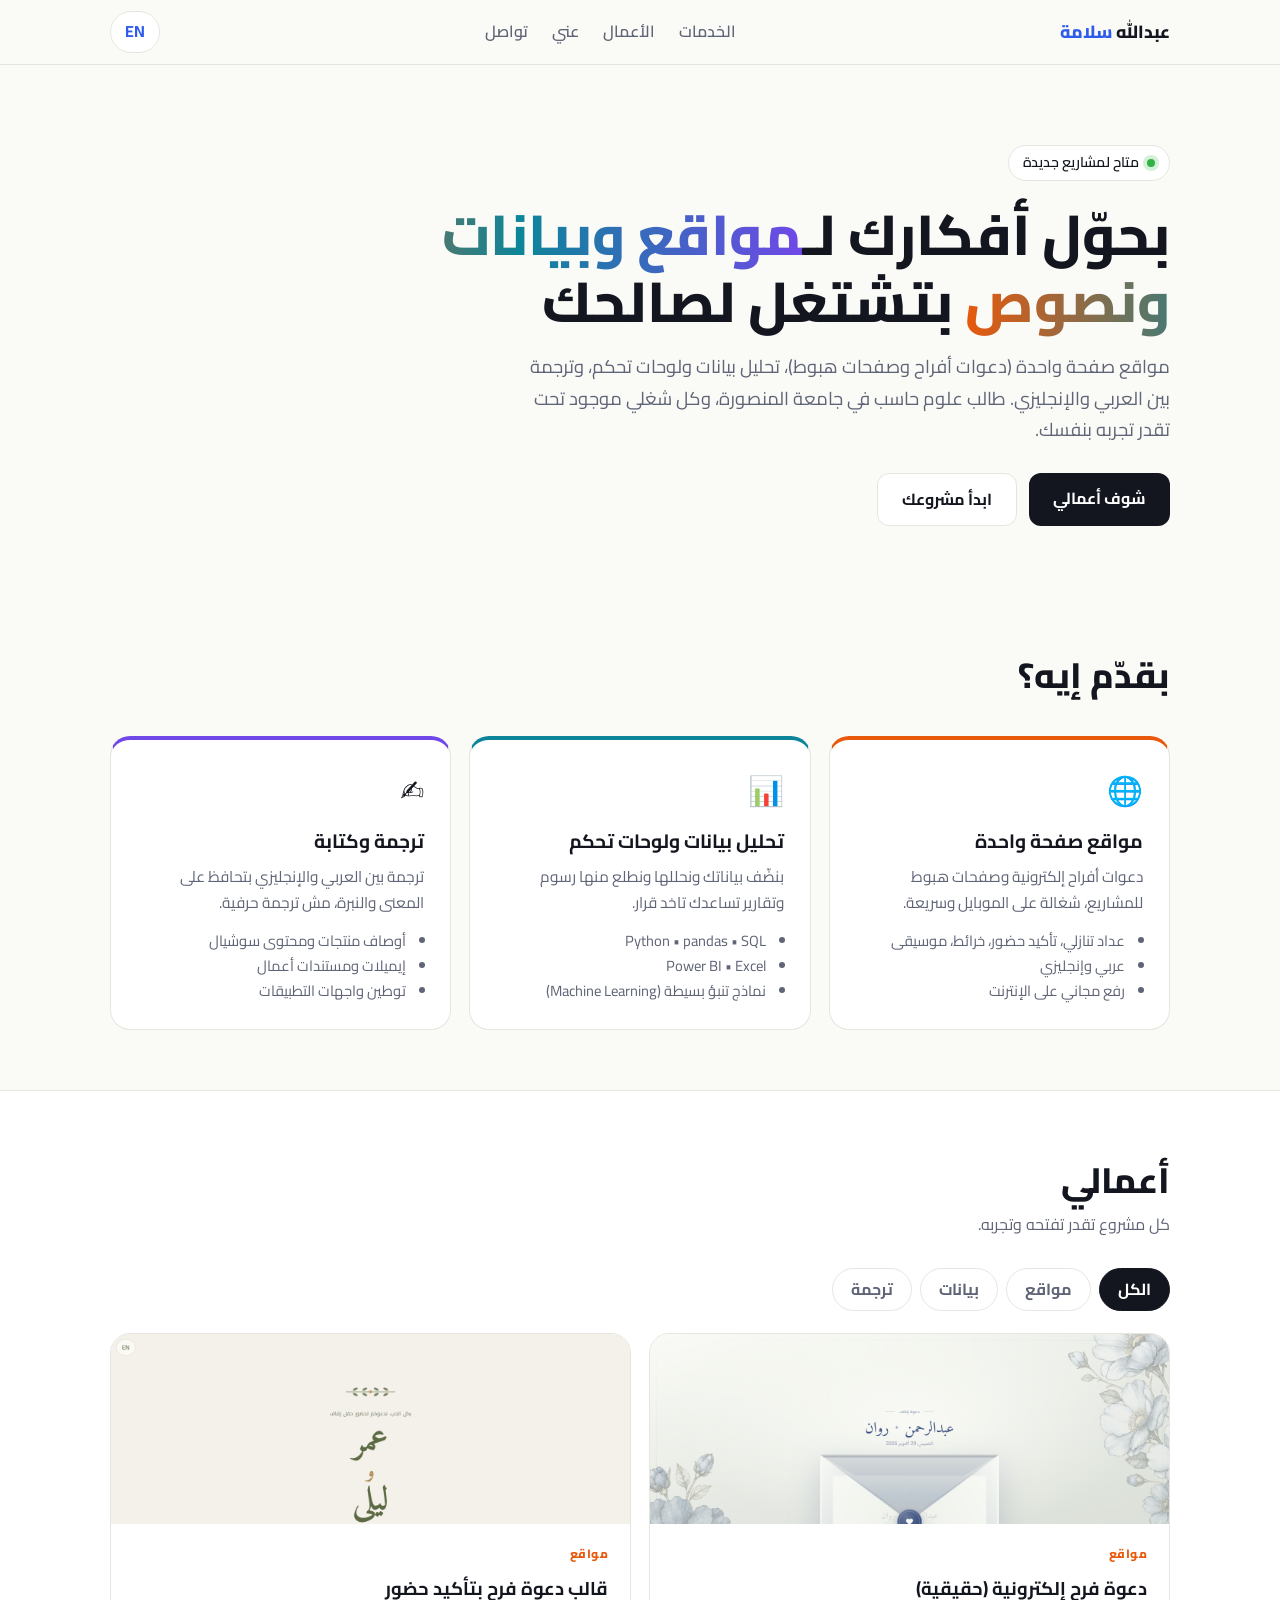
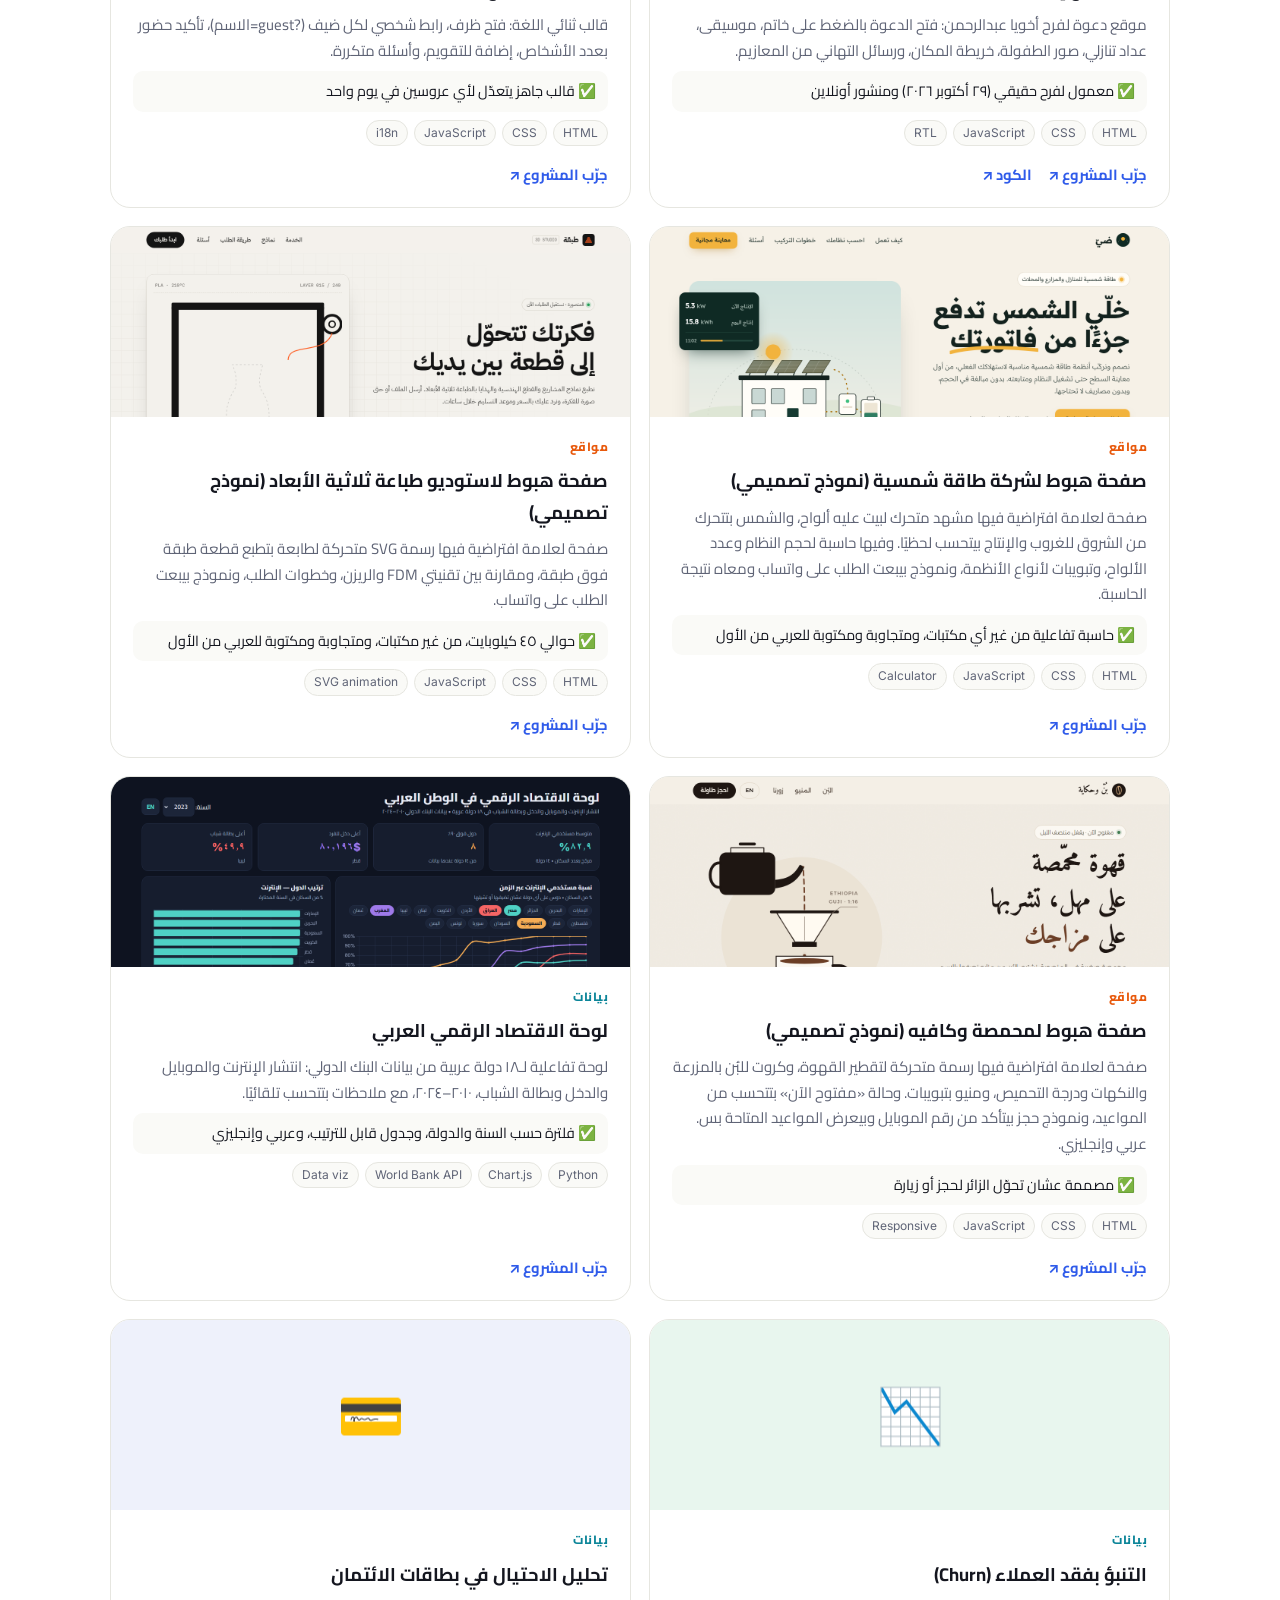
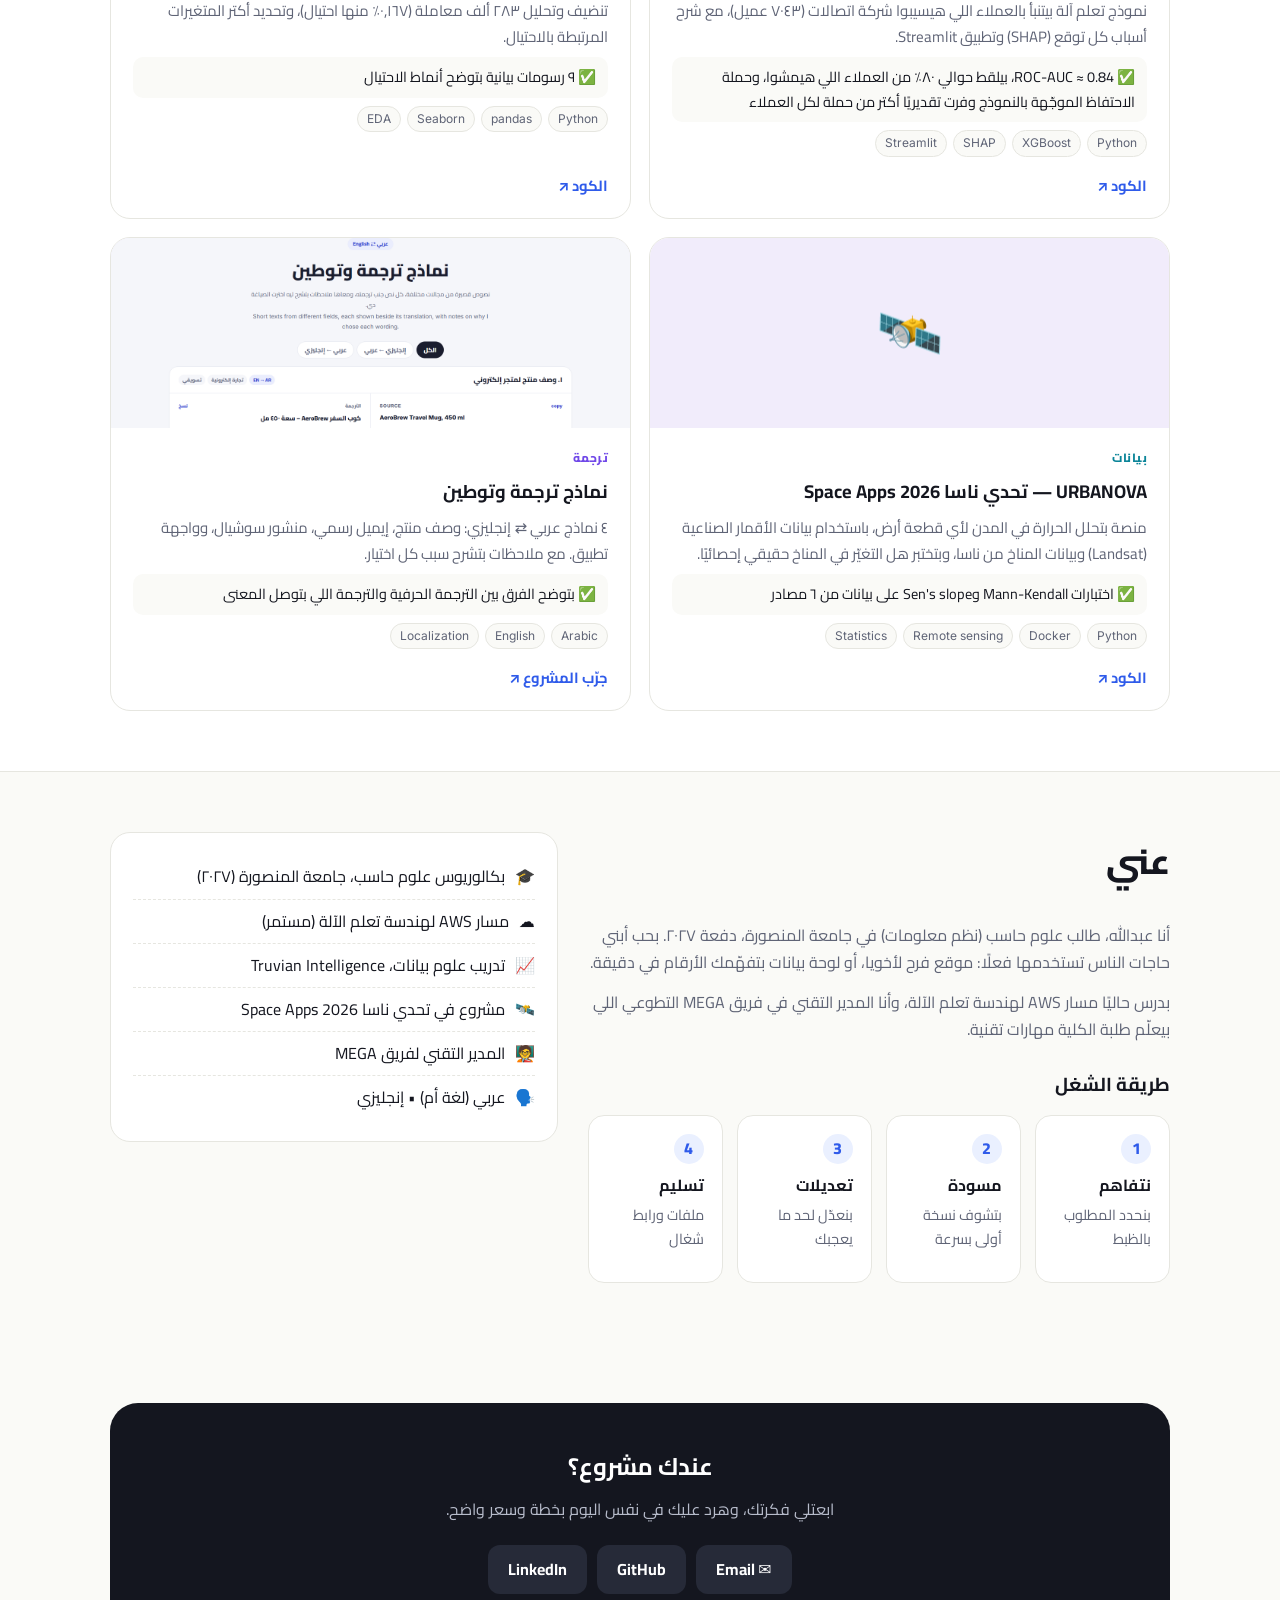
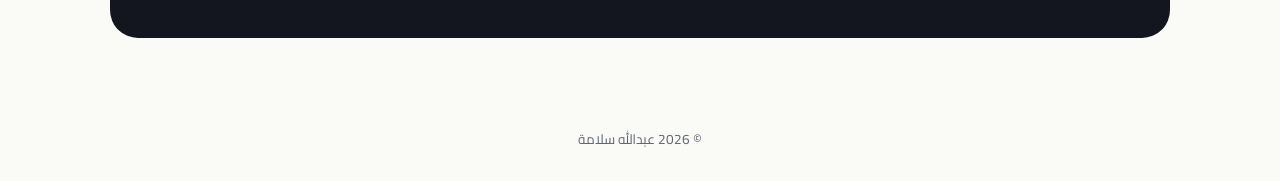
<file: index.html>
<!doctype html>
<html lang="ar" dir="rtl">
<head>
<meta charset="utf-8">
<meta name="viewport" content="width=device-width, initial-scale=1">
<title>عبدالله سلامة | Abdullah Salama</title>
<meta name="description" content="Abdullah Salama — one-page websites, data analysis & dashboards, and Arabic ⇄ English translation.">
<link rel="preconnect" href="https://fonts.googleapis.com">
<link rel="preconnect" href="https://fonts.gstatic.com" crossorigin>
<link href="https://fonts.googleapis.com/css2?family=Cairo:wght@400;600;800&family=Inter:wght@400;600;800&display=swap" rel="stylesheet">
<style>
:root{--bg:#fafaf7;--surface:#fff;--ink:#14161f;--muted:#5f6476;--line:#e6e6e0;--brand:#2f5bea;--brand-soft:#eaf0ff;--web:#e8590c;--data:#0c8599;--tr:#7048e8}
*{box-sizing:border-box;margin:0;padding:0}
html{scroll-behavior:smooth}
body{font-family:"Cairo","Inter",system-ui,sans-serif;background:var(--bg);color:var(--ink);line-height:1.7}
html[lang=en] body{font-family:"Inter","Cairo",system-ui,sans-serif}
html[lang=ar] .en,html[lang=en] .ar{display:none!important}
a{color:inherit;text-decoration:none}
.wrap{max-width:1100px;margin:0 auto;padding:0 20px}
nav{position:sticky;top:0;z-index:10;background:rgba(250,250,247,.9);backdrop-filter:blur(8px);border-bottom:1px solid var(--line)}
nav .wrap{display:flex;justify-content:space-between;align-items:center;height:64px}
.logo{font-weight:800;font-size:1.1rem}
.logo i{font-style:normal;color:var(--brand)}
.links{display:flex;gap:24px;color:var(--muted);font-weight:600}
.links a:hover{color:var(--ink)}
.lang{font:inherit;font-weight:700;background:var(--surface);border:1px solid var(--line);border-radius:999px;padding:6px 14px;cursor:pointer;color:var(--brand)}

.hero{padding:80px 0 60px}
.avail{display:inline-flex;align-items:center;gap:8px;background:var(--surface);border:1px solid var(--line);padding:5px 14px;border-radius:999px;font-size:.88rem;font-weight:600}
.avail::before{content:"";width:8px;height:8px;border-radius:50%;background:#2fb344;box-shadow:0 0 0 4px #2fb34433}
h1{font-size:clamp(2.1rem,5.2vw,3.5rem);line-height:1.2;margin:20px 0 16px;font-weight:800;max-width:820px}
h1 em{font-style:normal;background:linear-gradient(90deg,var(--web),var(--data),var(--tr));-webkit-background-clip:text;background-clip:text;color:transparent}
.lead{font-size:1.15rem;color:var(--muted);max-width:640px}
.cta{display:flex;gap:12px;margin-top:28px;flex-wrap:wrap}
.btn{padding:12px 24px;border-radius:12px;font-weight:700;display:inline-block;transition:.2s}
.btn.p{background:var(--ink);color:#fff}.btn.p:hover{background:var(--brand)}
.btn.g{border:1.5px solid var(--line);background:var(--surface)}.btn.g:hover{border-color:var(--ink)}

section{padding:60px 0}
.sh{margin-bottom:30px}
.sh h2{font-size:clamp(1.6rem,3.2vw,2.2rem);font-weight:800}
.sh p{color:var(--muted)}
.services{display:grid;grid-template-columns:repeat(3,1fr);gap:18px}
.svc{background:var(--surface);border:1px solid var(--line);border-radius:20px;padding:26px;border-top:4px solid var(--c)}
.svc .ic{font-size:1.8rem}
.svc h3{margin:10px 0 6px;font-size:1.2rem}
.svc p{color:var(--muted);font-size:.96rem}
.svc ul{margin-top:12px;padding-inline-start:18px;color:var(--muted);font-size:.92rem}

.filters{display:flex;gap:8px;margin-bottom:22px;flex-wrap:wrap}
.filters button{font:inherit;font-weight:700;border:1px solid var(--line);background:var(--surface);padding:7px 18px;border-radius:999px;cursor:pointer;color:var(--muted)}
.filters button.on{background:var(--ink);color:#fff;border-color:var(--ink)}
.projects{display:grid;grid-template-columns:repeat(2,1fr);gap:18px}
.pj{background:var(--surface);border:1px solid var(--line);border-radius:20px;overflow:hidden;display:flex;flex-direction:column;transition:.25s}
.pj:hover{transform:translateY(-4px);box-shadow:0 18px 40px -20px rgba(20,22,31,.25)}
.thumb{height:190px;display:grid;place-items:center;font-size:3.4rem;position:relative;overflow:hidden}
.thumb img{width:100%;height:100%;object-fit:cover;object-position:top}
.pj .body{padding:20px 22px;display:flex;flex-direction:column;gap:8px;flex:1}
.cat{font-size:.75rem;font-weight:800;color:var(--c);letter-spacing:.04em}
.pj h3{font-size:1.15rem}
.pj p{color:var(--muted);font-size:.94rem}
.pj .res{font-size:.9rem;background:var(--bg);border-radius:10px;padding:8px 12px}
.tags{display:flex;gap:6px;flex-wrap:wrap}
.tags span{font-size:.75rem;background:var(--bg);border:1px solid var(--line);padding:2px 9px;border-radius:999px;color:var(--muted);font-family:"Inter",sans-serif}
.pj .lnks{display:flex;gap:16px;margin-top:auto;padding-top:8px;font-weight:700;font-size:.92rem}
.pj .lnks a{color:var(--brand)}

.about{display:grid;grid-template-columns:1.3fr 1fr;gap:30px;align-items:start}
.about p{color:var(--muted);margin-bottom:12px}
.facts{background:var(--surface);border:1px solid var(--line);border-radius:20px;padding:22px}
.facts li{list-style:none;display:flex;gap:10px;padding:8px 0;border-bottom:1px dashed var(--line)}
.facts li:last-child{border:0}
.how{display:grid;grid-template-columns:repeat(4,1fr);gap:14px;counter-reset:s}
.how div{background:var(--surface);border:1px solid var(--line);border-radius:16px;padding:18px;counter-increment:s}
.how div::before{content:counter(s);display:grid;place-items:center;width:30px;height:30px;border-radius:50%;background:var(--brand-soft);color:var(--brand);font-weight:800;margin-bottom:8px}
.how h4{margin-bottom:4px}
.how p{color:var(--muted);font-size:.9rem}

.contact{background:var(--ink);color:#fff;border-radius:28px;padding:44px;text-align:center}
.contact p{color:#b7bccb;margin:8px 0 22px}
.contact .row{display:flex;gap:10px;justify-content:center;flex-wrap:wrap}
.contact a{background:#262a38;padding:11px 20px;border-radius:12px;font-weight:700}
.contact a:hover{background:var(--brand)}
footer{text-align:center;color:var(--muted);font-size:.85rem;padding:30px 0}

@media (max-width:860px){.services,.projects,.about{grid-template-columns:1fr}.how{grid-template-columns:1fr 1fr}.links{display:none}.contact{padding:30px 20px}}
</style>
</head>
<body>
<nav><div class="wrap">
  <a class="logo" href="#"><span class="ar">عبدالله <i>سلامة</i></span><span class="en">Abdullah <i>Salama</i></span></a>
  <div class="links">
    <a href="#services"><span class="ar">الخدمات</span><span class="en">Services</span></a>
    <a href="#work"><span class="ar">الأعمال</span><span class="en">Work</span></a>
    <a href="#about"><span class="ar">عني</span><span class="en">About</span></a>
    <a href="#contact"><span class="ar">تواصل</span><span class="en">Contact</span></a>
  </div>
  <button class="lang" id="lang">EN</button>
</div></nav>

<header class="hero"><div class="wrap">
  <span class="avail"><span class="ar">متاح لمشاريع جديدة</span><span class="en">Available for new projects</span></span>
  <h1><span class="ar">بحوّل أفكارك لـ<em>مواقع وبيانات ونصوص</em> بتشتغل لصالحك</span><span class="en">I turn your ideas into <em>websites, data and words</em> that work for you</span></h1>
  <p class="lead"><span class="ar">مواقع صفحة واحدة (دعوات أفراح وصفحات هبوط)، تحليل بيانات ولوحات تحكم، وترجمة بين العربي والإنجليزي. طالب علوم حاسب في جامعة المنصورة، وكل شغلي موجود تحت تقدر تجربه بنفسك.</span><span class="en">One-page websites (wedding invitations and landing pages), data analysis and dashboards, and Arabic ⇄ English translation. I'm a Computer Science student at Mansoura University, and every project below is live for you to try.</span></p>
  <div class="cta">
    <a class="btn p" href="#work"><span class="ar">شوف أعمالي</span><span class="en">See my work</span></a>
    <a class="btn g" href="#contact"><span class="ar">ابدأ مشروعك</span><span class="en">Start a project</span></a>
  </div>
</div></header>

<section id="services"><div class="wrap">
  <div class="sh"><h2><span class="ar">بقدّم إيه؟</span><span class="en">What I do</span></h2></div>
  <div class="services">
    <div class="svc" style="--c:var(--web)"><div class="ic">🌐</div>
      <h3><span class="ar">مواقع صفحة واحدة</span><span class="en">One-page websites</span></h3>
      <p><span class="ar">دعوات أفراح إلكترونية وصفحات هبوط للمشاريع، شغالة على الموبايل وسريعة.</span><span class="en">Digital wedding invitations and landing pages for businesses, fast and mobile-friendly.</span></p>
      <ul><li><span class="ar">عداد تنازلي، تأكيد حضور، خرائط، موسيقى</span><span class="en">Countdown, RSVP, maps, music</span></li><li><span class="ar">عربي وإنجليزي</span><span class="en">Arabic &amp; English</span></li><li><span class="ar">رفع مجاني على الإنترنت</span><span class="en">Free hosting setup</span></li></ul></div>
    <div class="svc" style="--c:var(--data)"><div class="ic">📊</div>
      <h3><span class="ar">تحليل بيانات ولوحات تحكم</span><span class="en">Data analysis &amp; dashboards</span></h3>
      <p><span class="ar">بنضّف بياناتك ونحللها ونطلع منها رسوم وتقارير تساعدك تاخد قرار.</span><span class="en">I clean and analyse your data, then turn it into charts and reports that support decisions.</span></p>
      <ul><li>Python • pandas • SQL</li><li>Power BI • Excel</li><li><span class="ar">نماذج تنبؤ بسيطة (Machine Learning)</span><span class="en">Simple predictive models (ML)</span></li></ul></div>
    <div class="svc" style="--c:var(--tr)"><div class="ic">✍️</div>
      <h3><span class="ar">ترجمة وكتابة</span><span class="en">Translation &amp; writing</span></h3>
      <p><span class="ar">ترجمة بين العربي والإنجليزي بتحافظ على المعنى والنبرة، مش ترجمة حرفية.</span><span class="en">Arabic ⇄ English translation that keeps meaning and tone, not word-for-word.</span></p>
      <ul><li><span class="ar">أوصاف منتجات ومحتوى سوشيال</span><span class="en">Product copy &amp; social posts</span></li><li><span class="ar">إيميلات ومستندات أعمال</span><span class="en">Business emails &amp; documents</span></li><li><span class="ar">توطين واجهات التطبيقات</span><span class="en">App UI localization</span></li></ul></div>
  </div>
</div></section>

<section id="work" style="background:var(--surface);border-block:1px solid var(--line)"><div class="wrap">
  <div class="sh"><h2><span class="ar">أعمالي</span><span class="en">Selected work</span></h2><p><span class="ar">كل مشروع تقدر تفتحه وتجربه.</span><span class="en">Every project is live; open it and try it.</span></p></div>
  <div class="filters" id="filters">
    <button class="on" data-f="all"><span class="ar">الكل</span><span class="en">All</span></button>
    <button data-f="web"><span class="ar">مواقع</span><span class="en">Websites</span></button>
    <button data-f="data"><span class="ar">بيانات</span><span class="en">Data</span></button>
    <button data-f="tr"><span class="ar">ترجمة</span><span class="en">Translation</span></button>
  </div>
  <div class="projects" id="projects"></div>
</div></section>

<section id="about"><div class="wrap about">
  <div>
    <div class="sh"><h2><span class="ar">عني</span><span class="en">About me</span></h2></div>
    <p><span class="ar">أنا عبدالله، طالب علوم حاسب (نظم معلومات) في جامعة المنصورة، دفعة ٢٠٢٧. بحب أبني حاجات الناس تستخدمها فعلًا: موقع فرح لأخويا، أو لوحة بيانات بتفهّمك الأرقام في دقيقة.</span><span class="en">I'm Abdullah, a Computer Science (Information Systems) student at Mansoura University, class of 2027. I like building things people actually use, like a wedding site for my brother or a dashboard that explains numbers in a minute.</span></p>
    <p><span class="ar">بدرس حاليًا مسار AWS لهندسة تعلم الآلة، وأنا المدير التقني في فريق MEGA التطوعي اللي بيعلّم طلبة الكلية مهارات تقنية.</span><span class="en">I'm currently on the AWS Machine Learning Engineer track, and I'm Technical Manager of MEGA Team, a volunteer team that teaches technical skills to CS students.</span></p>
    <div class="sh" style="margin:26px 0 14px"><h3><span class="ar">طريقة الشغل</span><span class="en">How I work</span></h3></div>
    <div class="how">
      <div><h4><span class="ar">نتفاهم</span><span class="en">Brief</span></h4><p><span class="ar">بنحدد المطلوب بالظبط</span><span class="en">We agree on exact scope</span></p></div>
      <div><h4><span class="ar">مسودة</span><span class="en">Draft</span></h4><p><span class="ar">بتشوف نسخة أولى بسرعة</span><span class="en">You see a first version fast</span></p></div>
      <div><h4><span class="ar">تعديلات</span><span class="en">Revise</span></h4><p><span class="ar">بنعدّل لحد ما يعجبك</span><span class="en">We refine until it's right</span></p></div>
      <div><h4><span class="ar">تسليم</span><span class="en">Deliver</span></h4><p><span class="ar">ملفات ورابط شغال</span><span class="en">Files plus a live link</span></p></div>
    </div>
  </div>
  <ul class="facts">
    <li>🎓 <span><span class="ar">بكالوريوس علوم حاسب، جامعة المنصورة (٢٠٢٧)</span><span class="en">B.Sc. Computer Science, Mansoura University (2027)</span></span></li>
    <li>☁️ <span><span class="ar">مسار AWS لهندسة تعلم الآلة (مستمر)</span><span class="en">AWS ML Engineer track (ongoing)</span></span></li>
    <li>📈 <span><span class="ar">تدريب علوم بيانات، Truvian Intelligence</span><span class="en">Data Science training, Truvian Intelligence</span></span></li>
    <li>🛰️ <span><span class="ar">مشروع في تحدي ناسا Space Apps 2026</span><span class="en">NASA Space Apps 2026 project</span></span></li>
    <li>🧑‍🏫 <span><span class="ar">المدير التقني لفريق MEGA</span><span class="en">Technical Manager, MEGA Team</span></span></li>
    <li>🗣️ <span><span class="ar">عربي (لغة أم) • إنجليزي</span><span class="en">Arabic (native) • English</span></span></li>
  </ul>
</div></section>

<section id="contact"><div class="wrap">
  <div class="contact">
    <h2><span class="ar">عندك مشروع؟</span><span class="en">Have a project in mind?</span></h2>
    <p><span class="ar">ابعتلي فكرتك، وهرد عليك في نفس اليوم بخطة وسعر واضح.</span><span class="en">Send me your idea and I'll reply the same day with a clear plan and price.</span></p>
    <div class="row">
      <a href="mailto:9amohead@gmail.com">✉️ Email</a>
      <a href="https://github.com/9amole" target="_blank" rel="noopener">GitHub</a>
      <a href="https://www.linkedin.com/in/abdullah-ahmed-salama4002" target="_blank" rel="noopener">LinkedIn</a>
    </div>
  </div>
</div></section>

<footer>© 2026 <span class="ar">عبدالله سلامة</span><span class="en">Abdullah Salama</span></footer>

<script>
const P=[
 {c:"web",img:"img/wedding-family.png",ic:"💍",bg:"#fdf0e6",
  ar:["دعوة فرح إلكترونية (حقيقية)","موقع دعوة لفرح أخويا عبدالرحمن: فتح الدعوة بالضغط على خاتم، موسيقى، عداد تنازلي، صور الطفولة، خريطة المكان، ورسائل التهاني من المعازيم.","معمول لفرح حقيقي (٢٩ أكتوبر ٢٠٢٦) ومنشور أونلاين"],
  en:["Real wedding invitation website","Invitation site for my brother Abdelrhman's wedding, with a ring-tap opening, music, countdown, childhood photos, venue map and a guest wishes wall.","Built for a real wedding (29 Oct 2026) and live online"],
  tags:["HTML","CSS","JavaScript","RTL"],live:"https://9amole.github.io/abdelrhman-rwan-wedding/",code:"https://github.com/9amole/abdelrhman-rwan-wedding"},
 {c:"web",img:"img/wedding-rsvp.png",ic:"💌",bg:"#eef0e6",
  ar:["قالب دعوة فرح بتأكيد حضور","قالب ثنائي اللغة: فتح ظرف، رابط شخصي لكل ضيف (?guest=الاسم)، تأكيد حضور بعدد الأشخاص، إضافة للتقويم، وأسئلة متكررة.","قالب جاهز يتعدّل لأي عروسين في يوم واحد"],
  en:["Wedding template with RSVP","Bilingual template with an envelope opening, a personal link per guest (?guest=Name), RSVP with headcount, add-to-calendar and an FAQ.","Ready to customise for any couple within a day"],
  tags:["HTML","CSS","JavaScript","i18n"],live:"projects/wedding-rsvp/?guest=Ahmed"},
 {c:"web",img:"img/solar-landing.png",ic:"☀️",bg:"#f6f1e7",
  ar:["صفحة هبوط لشركة طاقة شمسية (نموذج تصميمي)","صفحة لعلامة افتراضية فيها مشهد متحرك لبيت عليه ألواح، والشمس بتتحرك من الشروق للغروب والإنتاج بيتحسب لحظيًا. وفيها حاسبة لحجم النظام وعدد الألواح، وتبويبات لأنواع الأنظمة، ونموذج بيبعت الطلب على واتساب ومعاه نتيجة الحاسبة.","حاسبة تفاعلية من غير أي مكتبات، ومتجاوبة ومكتوبة للعربي من الأول"],
  en:["Solar energy company landing page (concept)","Page for a fictional brand with an animated house scene where the sun moves from sunrise to sunset and live production is calculated, a system-size calculator, system-type tabs, and a WhatsApp form that includes the calculator result.","Interactive calculator with no libraries, responsive and built Arabic-first"],
  tags:["HTML","CSS","JavaScript","Calculator"],live:"projects/solar-landing/"},
 {c:"web",img:"img/3d-print-landing.png",ic:"🖨️",bg:"#f3f1ec",
  ar:["صفحة هبوط لاستوديو طباعة ثلاثية الأبعاد (نموذج تصميمي)","صفحة لعلامة افتراضية فيها رسمة SVG متحركة لطابعة بتطبع قطعة طبقة فوق طبقة، ومقارنة بين تقنيتي FDM والريزن، وخطوات الطلب، ونموذج بيبعت الطلب على واتساب.","حوالي ٤٥ كيلوبايت، من غير مكتبات، ومتجاوبة ومكتوبة للعربي من الأول"],
  en:["3D printing studio landing page (concept)","Page for a fictional brand with an animated SVG printer that builds a part layer by layer, an FDM vs resin comparison, the ordering steps, and a form that sends the order to WhatsApp.","About 45 KB with no libraries, responsive and built Arabic-first"],
  tags:["HTML","CSS","JavaScript","SVG animation"],live:"projects/3d-print-landing/"},
 {c:"web",img:"img/cafe-landing.png",ic:"☕",bg:"#f7efe4",
  ar:["صفحة هبوط لمحمصة وكافيه (نموذج تصميمي)","صفحة لعلامة افتراضية فيها رسمة متحركة لتقطير القهوة، وكروت للبُن بالمزرعة والنكهات ودرجة التحميص، ومنيو بتبويبات. وحالة «مفتوح الآن» بتتحسب من المواعيد، ونموذج حجز بيتأكد من رقم الموبايل وبيعرض المواعيد المتاحة بس. عربي وإنجليزي.","مصممة عشان تحوّل الزائر لحجز أو زيارة"],
  en:["Roastery & café landing page (concept)","Page for a fictional brand with an animated pour-over illustration, bean cards with farm, tasting notes and roast level, a tabbed menu, a live open-now status from the opening hours, and a booking form that validates the phone number and only shows available slots. Arabic and English.","Designed to turn visitors into bookings and visits"],
  tags:["HTML","CSS","JavaScript","Responsive"],live:"projects/cafe-landing/"},
 {c:"data",img:"img/dashboard.png",ic:"📊",bg:"#e6f4f6",
  ar:["لوحة الاقتصاد الرقمي العربي","لوحة تفاعلية لـ١٨ دولة عربية من بيانات البنك الدولي: انتشار الإنترنت والموبايل والدخل وبطالة الشباب، ٢٠١٠–٢٠٢٤، مع ملاحظات بتتحسب تلقائيًا.","فلترة حسب السنة والدولة، وجدول قابل للترتيب، وعربي وإنجليزي"],
  en:["Arab Digital Economy Dashboard","Interactive dashboard for 18 Arab countries using World Bank data: internet and mobile adoption, income and youth unemployment, 2010–2024, with auto-computed insights.","Year and country filters, sortable table, Arabic and English"],
  tags:["Python","Chart.js","World Bank API","Data viz"],live:"projects/arab-digital-dashboard/"},
 {c:"data",ic:"📉",bg:"#e8f6ee",
  ar:["التنبؤ بفقد العملاء (Churn)","نموذج تعلم آلة بيتنبأ بالعملاء اللي هيسيبوا شركة اتصالات (٧٠٤٣ عميل)، مع شرح أسباب كل توقع (SHAP) وتطبيق Streamlit.","ROC-AUC ‎≈ 0.84، بيلقط حوالي ٨٠٪ من العملاء اللي هيمشوا، وحملة الاحتفاظ الموجّهة بالنموذج وفرت تقديريًا أكتر من حملة لكل العملاء"],
  en:["Customer churn prediction","ML model that predicts which telecom customers (7,043) will leave, with SHAP explanations for each prediction and a Streamlit app.","ROC-AUC ≈ 0.84 and ~80% of churners caught; the model-targeted retention campaign was estimated to save more than a blanket one"],
  tags:["Python","XGBoost","SHAP","Streamlit"],code:"https://github.com/9amole/telco-churn-prediction"},
 {c:"data",ic:"💳",bg:"#eef1fb",
  ar:["تحليل الاحتيال في بطاقات الائتمان","تنضيف وتحليل ٢٨٣ ألف معاملة (٠٫١٦٧٪ منها احتيال)، وتحديد أكتر المتغيرات المرتبطة بالاحتيال.","٩ رسومات بيانية بتوضح أنماط الاحتيال"],
  en:["Credit card fraud analysis","Cleaned and analysed 283K transactions (0.167% fraud) and identified the features most linked to fraud.","9 charts that explain the fraud patterns"],
  tags:["Python","pandas","Seaborn","EDA"],code:"https://github.com/9amole/Credit-card-fraud-analysis"},
 {c:"data",ic:"🛰️",bg:"#f1ecfb",
  ar:["URBANOVA — تحدي ناسا Space Apps 2026","منصة بتحلل الحرارة في المدن لأي قطعة أرض، باستخدام بيانات الأقمار الصناعية (Landsat) وبيانات المناخ من ناسا، وبتختبر هل التغيّر في المناخ حقيقي إحصائيًا.","اختبارات Mann-Kendall وSen's slope على بيانات من ٦ مصادر"],
  en:["URBANOVA — NASA Space Apps 2026","Platform that analyses urban heat for any plot of land using satellite (Landsat) and NASA climate data, and tests whether climate trends are statistically real.","Mann-Kendall and Sen's slope trend tests on data from 6 sources"],
  tags:["Python","Docker","Remote sensing","Statistics"],code:"https://github.com/9amole/Urbanova-nasa"},
 {c:"tr",img:"img/translation.png",ic:"✍️",bg:"#f1edfd",
  ar:["نماذج ترجمة وتوطين","٤ نماذج عربي ⇄ إنجليزي: وصف منتج، إيميل رسمي، منشور سوشيال، وواجهة تطبيق. مع ملاحظات بتشرح سبب كل اختيار.","بتوضح الفرق بين الترجمة الحرفية والترجمة اللي بتوصل المعنى"],
  en:["Translation & localization samples","4 Arabic ⇄ English samples (product copy, a formal email, a social post and an app UI), with notes explaining each choice.","Shows the difference between literal translation and translation that carries the meaning"],
  tags:["Arabic","English","Localization"],live:"projects/translation-samples/"}
];
const CAT={web:["مواقع","WEBSITES","var(--web)"],data:["بيانات","DATA","var(--data)"],tr:["ترجمة","TRANSLATION","var(--tr)"]};
let lang="ar",f="all";
const $=s=>document.querySelector(s);
function draw(){
  $("#projects").innerHTML=P.filter(p=>f==="all"||p.c===f).map(p=>{const t=p[lang];return `
  <article class="pj" style="--c:${CAT[p.c][2]}">
    <div class="thumb" style="background:${p.bg}">${p.img?`<img src="${p.img}" alt="${t[0]}" loading="lazy" onerror="this.replaceWith(document.createTextNode('${p.ic}'))">`:p.ic}</div>
    <div class="body">
      <span class="cat">${CAT[p.c][lang==="ar"?0:1]}</span>
      <h3>${t[0]}</h3><p>${t[1]}</p>
      <div class="res">✅ ${t[2]}</div>
      <div class="tags">${p.tags.map(x=>`<span>${x}</span>`).join("")}</div>
      <div class="lnks">${p.live?`<a href="${p.live}" target="_blank" rel="noopener">${lang==="ar"?"جرّب المشروع ↗":"Live demo ↗"}</a>`:""}${p.code?`<a href="${p.code}" target="_blank" rel="noopener">${lang==="ar"?"الكود ↗":"Code ↗"}</a>`:""}</div>
    </div>
  </article>`}).join("");
}
document.querySelectorAll("#filters button").forEach(b=>b.onclick=()=>{f=b.dataset.f;document.querySelectorAll("#filters button").forEach(x=>x.classList.toggle("on",x===b));draw();});
$("#lang").onclick=()=>{lang=lang==="ar"?"en":"ar";document.documentElement.lang=lang;document.documentElement.dir=lang==="ar"?"rtl":"ltr";$("#lang").textContent=lang==="ar"?"EN":"عربي";draw();};
draw();
</script>
</body>
</html>
</file>
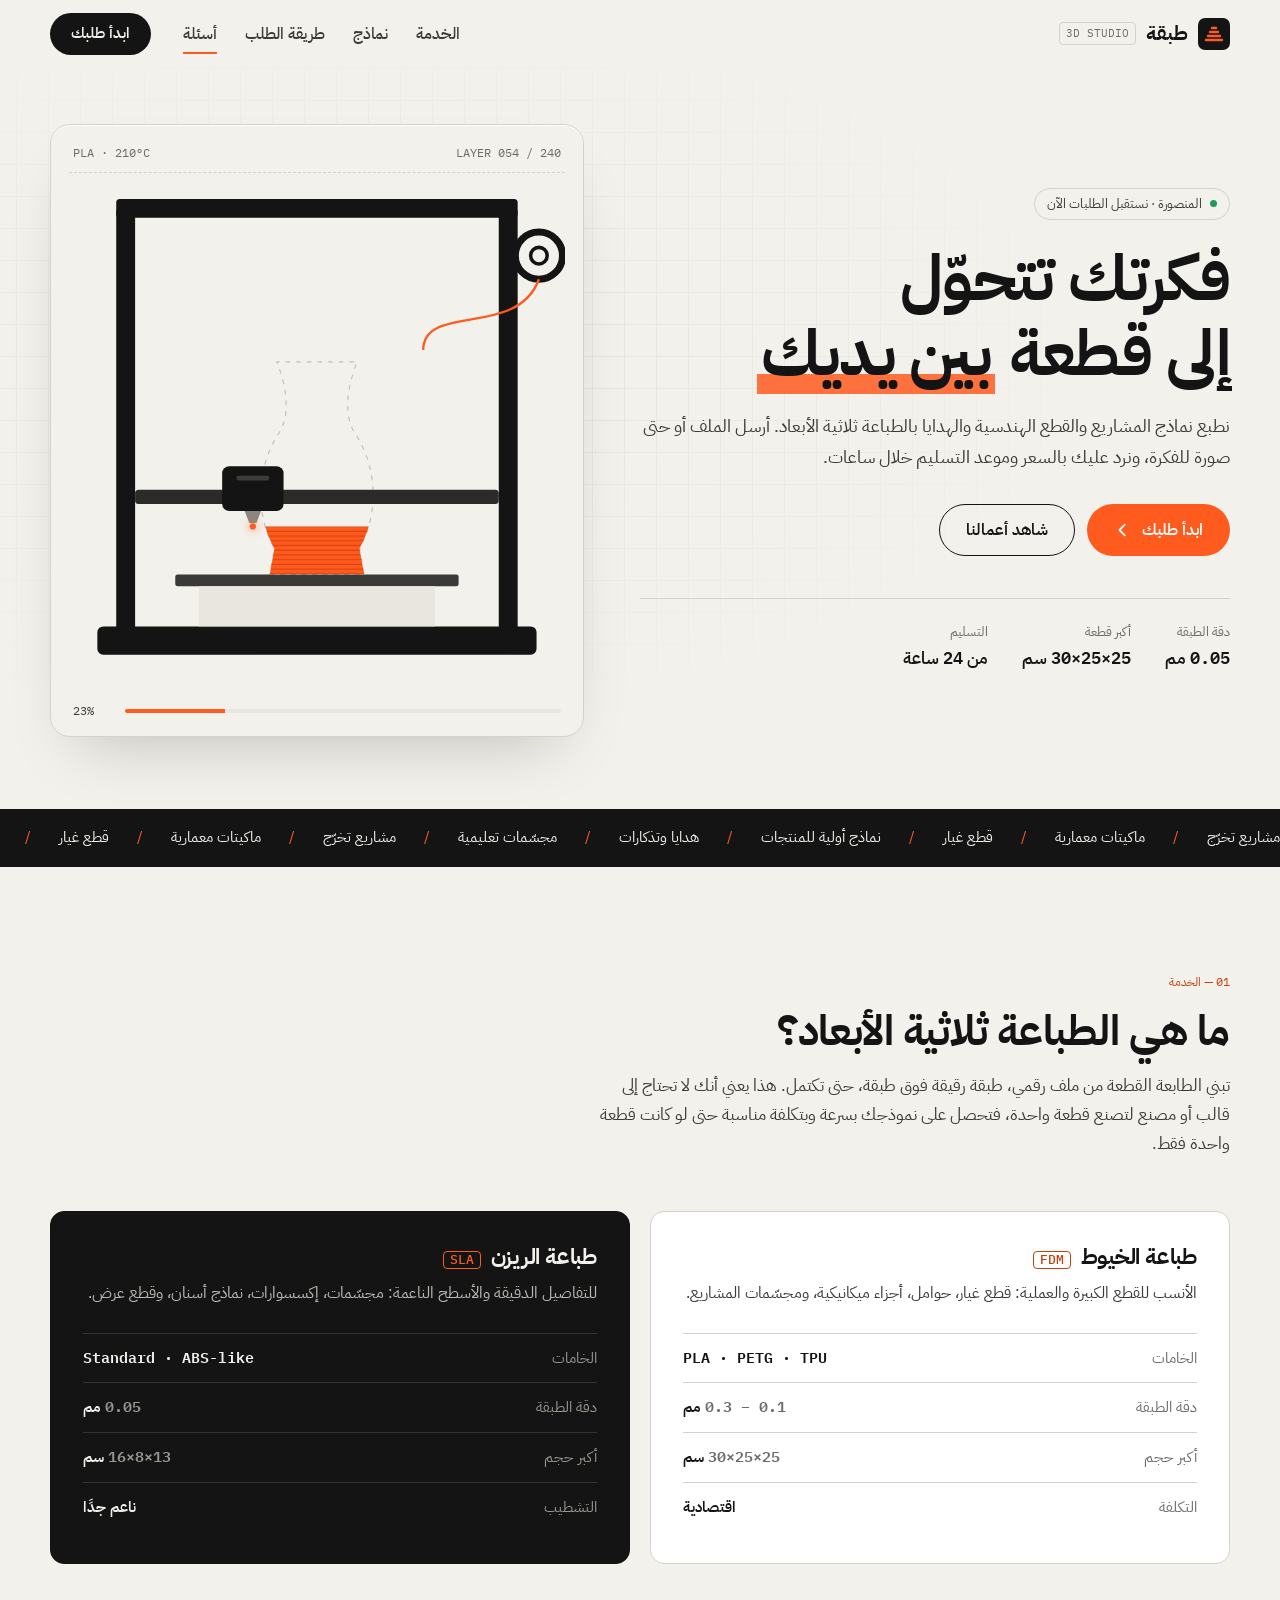
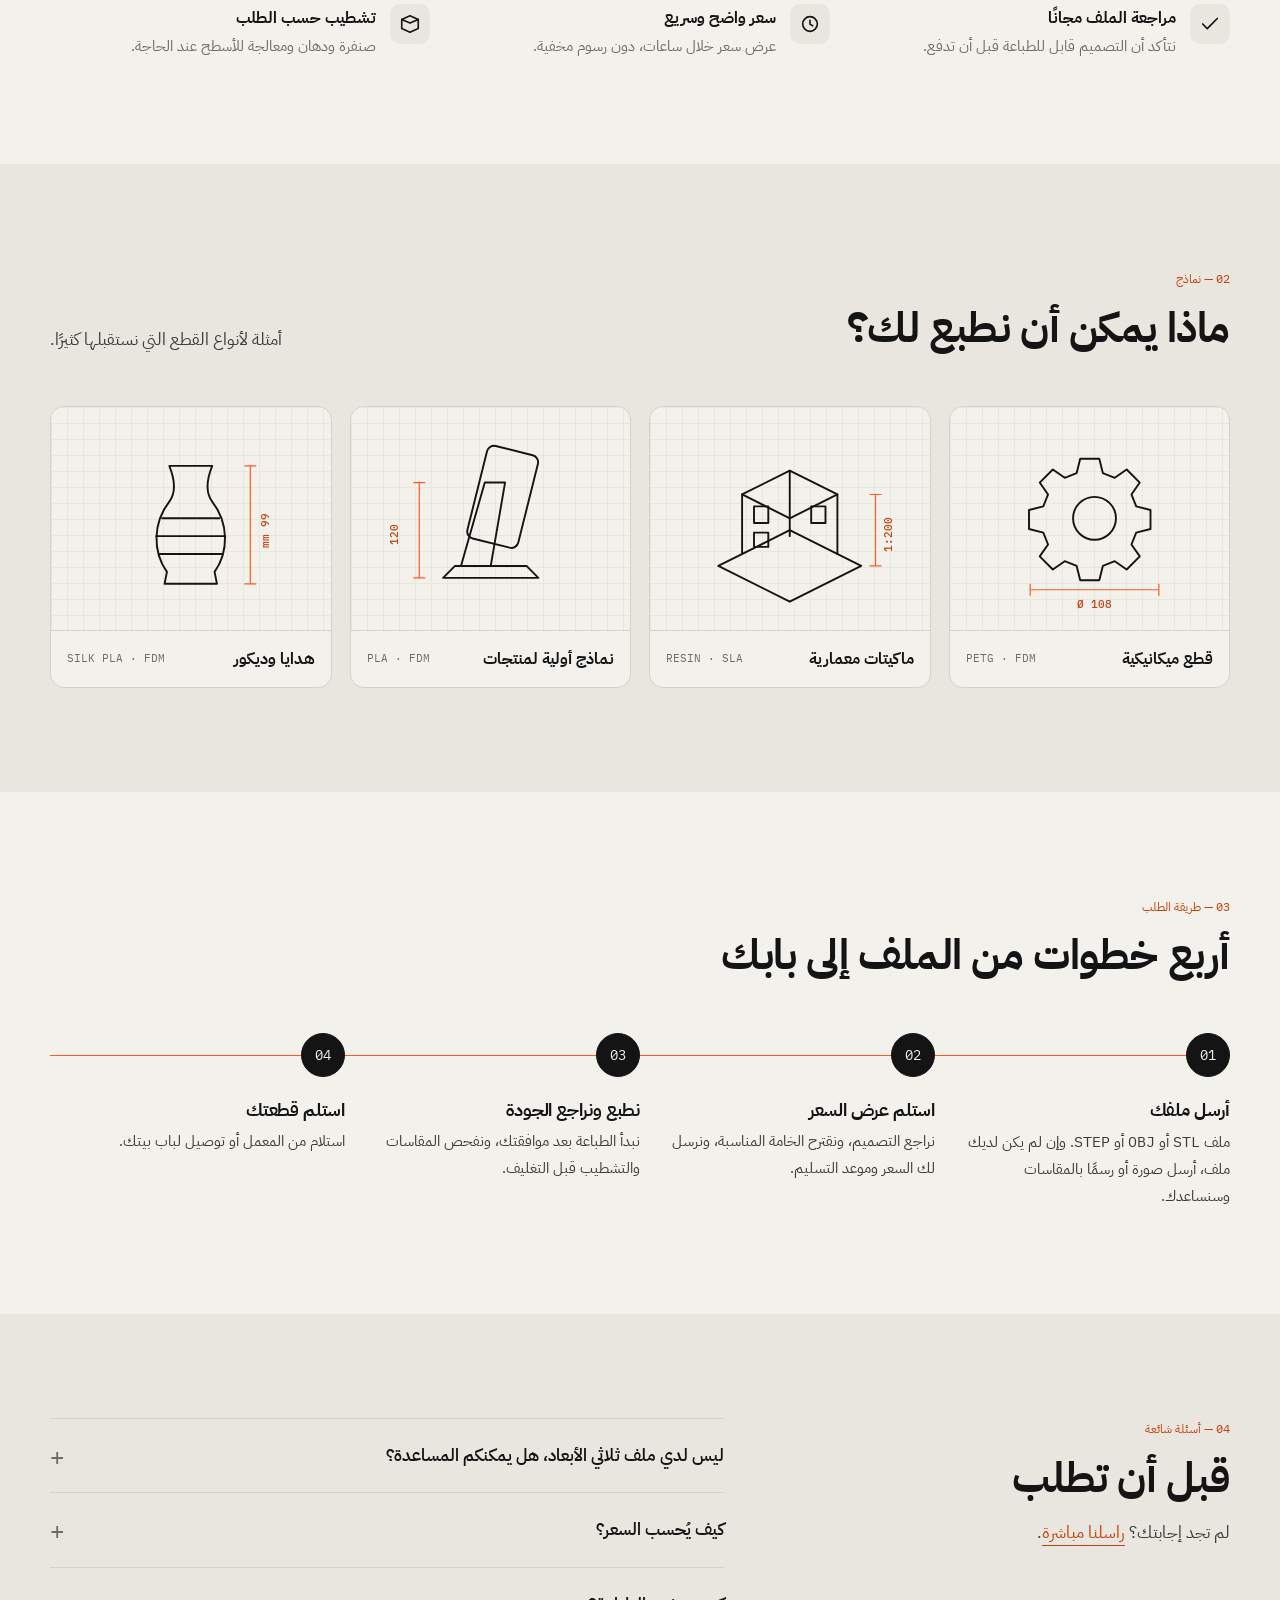
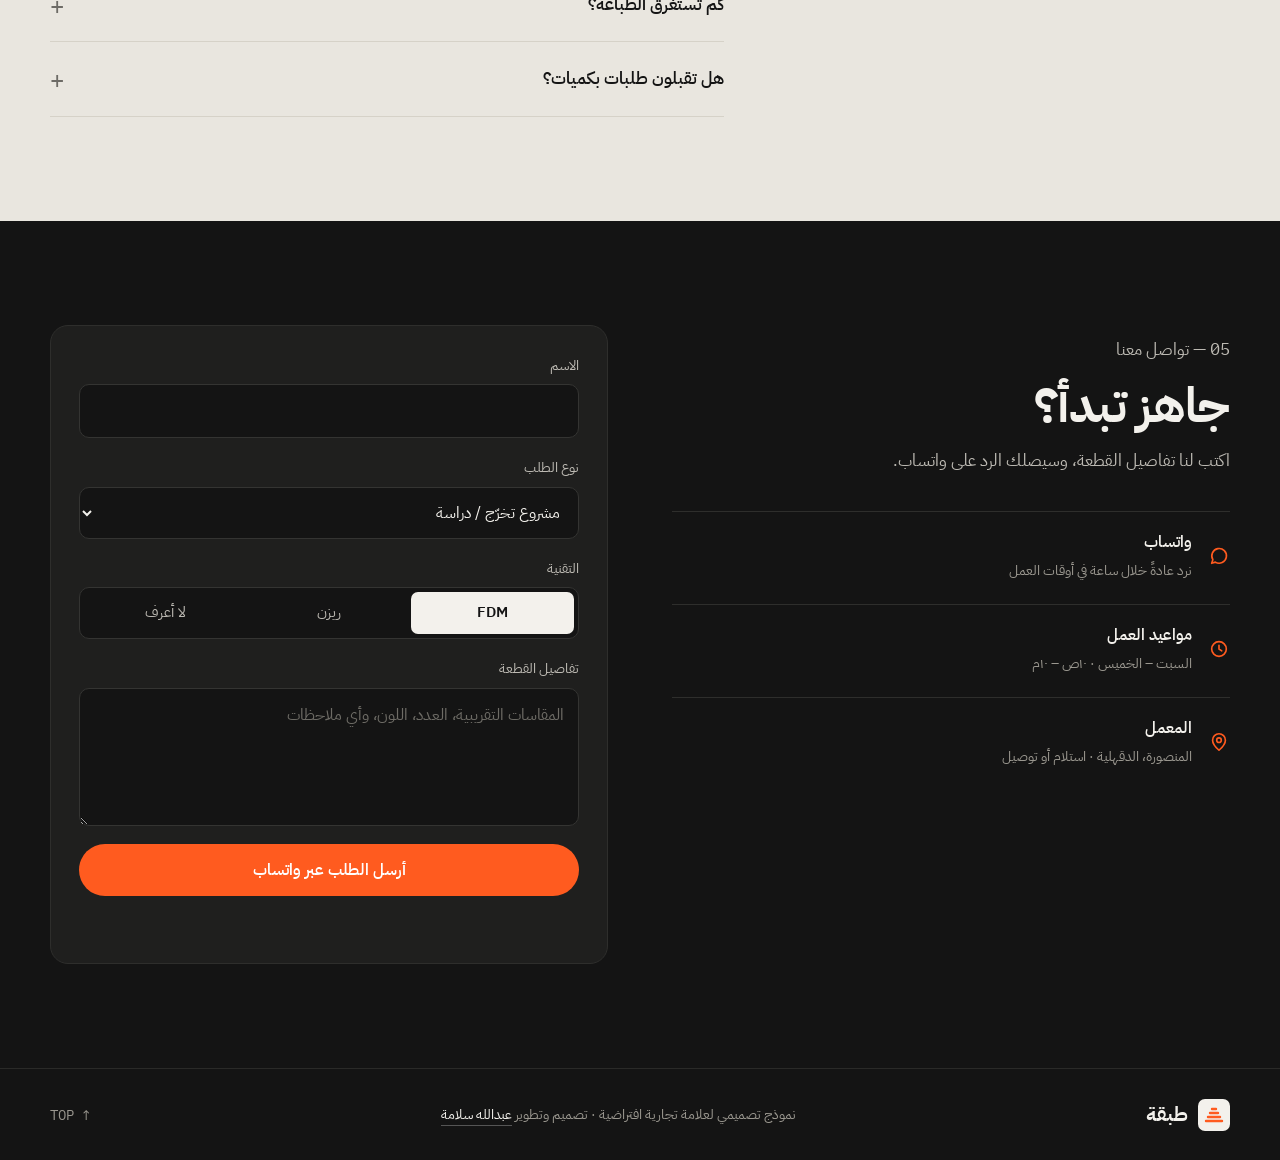
<file: projects/3d-print-landing/index.html>
<!doctype html>
<html lang="ar" dir="rtl">
<head>
<meta charset="utf-8">
<meta name="viewport" content="width=device-width, initial-scale=1">
<title>طبقة | استوديو طباعة ثلاثية الأبعاد</title>
<meta name="description" content="طبقة — طباعة ثلاثية الأبعاد بتقنيتي FDM والريزن للطلاب والمصممين والورش الصغيرة. أرسل ملفك واستلم القطعة جاهزة.">
<meta name="theme-color" content="#f3f1ec">
<meta property="og:title" content="طبقة | استوديو طباعة ثلاثية الأبعاد">
<meta property="og:description" content="أرسل ملفك، ونطبعه طبقة فوق طبقة.">
<link rel="icon" href="data:image/svg+xml,%3Csvg xmlns='http://www.w3.org/2000/svg' viewBox='0 0 32 32'%3E%3Crect width='32' height='32' rx='6' fill='%23141414'/%3E%3Cpath d='M8 22h16M10 18h12M12 14h8M14 10h4' stroke='%23ff5b1f' stroke-width='2.4' stroke-linecap='round'/%3E%3C/svg%3E">
<link rel="preconnect" href="https://fonts.googleapis.com">
<link rel="preconnect" href="https://fonts.gstatic.com" crossorigin>
<link href="https://fonts.googleapis.com/css2?family=IBM+Plex+Sans+Arabic:wght@400;500;600;700&family=IBM+Plex+Mono:wght@400;500&display=swap" rel="stylesheet">
<link rel="stylesheet" href="assets/css/style.css">
</head>
<body>

<a class="skip" href="#main">تخطَّ إلى المحتوى</a>

<header class="nav" id="nav">
  <div class="container nav__inner">
    <a href="#top" class="brand" aria-label="طبقة — الصفحة الرئيسية">
      <svg class="brand__mark" viewBox="0 0 32 32" aria-hidden="true"><rect width="32" height="32" rx="7"/><path d="M8 22h16M10 18h12M12 14h8M14 10h4"/></svg>
      <span class="brand__name">طبقة</span>
      <span class="brand__tag mono">3D STUDIO</span>
    </a>
    <nav class="nav__links" aria-label="القائمة الرئيسية">
      <a href="#service">الخدمة</a>
      <a href="#work">نماذج</a>
      <a href="#steps">طريقة الطلب</a>
      <a href="#faq">أسئلة</a>
    </nav>
    <a href="#contact" class="btn btn--dark btn--sm">ابدأ طلبك</a>
    <button class="nav__toggle" id="navToggle" aria-label="فتح القائمة" aria-expanded="false"><span></span><span></span></button>
  </div>
</header>

<main id="main">

<!-- HERO -->
<section class="hero" id="top">
  <div class="container hero__grid">
    <div class="hero__copy">
      <p class="eyebrow"><span class="dot"></span> المنصورة · نستقبل الطلبات الآن</p>
      <h1 class="hero__title">فكرتك تتحوّل<br>إلى قطعة <span class="hl">بين يديك</span></h1>
      <p class="hero__lead">نطبع نماذج المشاريع والقطع الهندسية والهدايا بالطباعة ثلاثية الأبعاد. أرسل الملف أو حتى صورة للفكرة، ونرد عليك بالسعر وموعد التسليم خلال ساعات.</p>
      <div class="hero__actions">
        <a href="#contact" class="btn btn--accent">ابدأ طلبك
          <svg viewBox="0 0 20 20" aria-hidden="true"><path d="M12 4l-6 6 6 6"/></svg></a>
        <a href="#work" class="btn btn--line">شاهد أعمالنا</a>
      </div>
      <dl class="hero__specs">
        <div><dt>دقة الطبقة</dt><dd><span class="mono">0.05</span> مم</dd></div>
        <div><dt>أكبر قطعة</dt><dd><span class="mono">25×25×30</span> سم</dd></div>
        <div><dt>التسليم</dt><dd>من <span class="mono">24</span> ساعة</dd></div>
      </dl>
    </div>

    <figure class="printer" aria-label="رسم متحرك لطابعة ثلاثية الأبعاد أثناء الطباعة">
      <div class="printer__readout mono" aria-hidden="true">
        <span>PLA · 210°C</span>
        <span id="layerTxt">LAYER 000 / 240</span>
      </div>
      <svg viewBox="0 0 420 440" class="printer__svg" aria-hidden="true">
        <defs>
          <pattern id="layers" width="8" height="4" patternUnits="userSpaceOnUse">
            <rect width="8" height="4" fill="#ff5b1f"/>
            <rect y="3" width="8" height="1" fill="#d9440f"/>
          </pattern>
          <clipPath id="printClip"><rect id="clipRect" x="0" y="340" width="420" height="0"/></clipPath>
        </defs>
        <!-- frame -->
        <g class="frame">
          <rect x="40" y="30" width="16" height="360" rx="3"/>
          <rect x="364" y="30" width="16" height="360" rx="3"/>
          <rect x="40" y="22" width="340" height="16" rx="3"/>
          <rect x="24" y="384" width="372" height="24" rx="5"/>
        </g>
        <!-- spool -->
        <g class="spool">
          <circle cx="398" cy="70" r="20"/><circle cx="398" cy="70" r="7" class="spool__hub"/>
          <path d="M398 90 C 380 140, 300 110, 300 150" class="filament" id="filament"/>
        </g>
        <!-- bed -->
        <rect x="90" y="340" width="240" height="10" rx="2" class="bed"/>
        <rect x="110" y="350" width="200" height="34" class="bed__base"/>
        <!-- ghost of final object -->
        <path class="ghost" d="M170 340 L250 340 L246 318 C 262 290, 262 250, 242 220 C 232 205, 236 180, 244 160 L176 160 C 184 180, 188 205, 178 220 C 158 250, 158 290, 174 318 Z"/>
        <!-- printed part -->
        <path clip-path="url(#printClip)" fill="url(#layers)" d="M170 340 L250 340 L246 318 C 262 290, 262 250, 242 220 C 232 205, 236 180, 244 160 L176 160 C 184 180, 188 205, 178 220 C 158 250, 158 290, 174 318 Z"/>
        <!-- gantry -->
        <g id="gantry">
          <rect x="56" y="-6" width="308" height="12" rx="3" class="rail"/>
          <g id="head">
            <rect x="-26" y="-26" width="52" height="38" rx="6" class="head"/>
            <rect x="-14" y="-18" width="28" height="4" rx="2" class="head__vent"/>
            <path d="M-7 12 L7 12 L3 22 L-3 22 Z" class="nozzle"/>
            <circle cx="0" cy="25" r="2.6" class="nozzle__glow"/>
          </g>
        </g>
      </svg>
      <figcaption class="printer__cap mono"><span id="pct">0%</span><span class="bar"><i id="bar"></i></span></figcaption>
    </figure>
  </div>
</section>

<!-- STRIP -->
<div class="strip" aria-hidden="true">
  <div class="strip__track">
    <span>مشاريع تخرّج</span><i>/</i><span>ماكيتات معمارية</span><i>/</i><span>قطع غيار</span><i>/</i><span>نماذج أولية للمنتجات</span><i>/</i><span>هدايا وتذكارات</span><i>/</i><span>مجسّمات تعليمية</span><i>/</i>
    <span>مشاريع تخرّج</span><i>/</i><span>ماكيتات معمارية</span><i>/</i><span>قطع غيار</span><i>/</i><span>نماذج أولية للمنتجات</span><i>/</i><span>هدايا وتذكارات</span><i>/</i><span>مجسّمات تعليمية</span><i>/</i>
  </div>
</div>

<!-- SERVICE -->
<section class="section" id="service">
  <div class="container">
    <div class="sec-head reveal">
      <p class="label"><span class="mono">01</span> — الخدمة</p>
      <h2>ما هي الطباعة ثلاثية الأبعاد؟</h2>
      <p class="sec-head__lead">تبني الطابعة القطعة من ملف رقمي، طبقة رقيقة فوق طبقة، حتى تكتمل. هذا يعني أنك لا تحتاج إلى قالب أو مصنع لتصنع قطعة واحدة، فتحصل على نموذجك بسرعة وبتكلفة مناسبة حتى لو كانت قطعة واحدة فقط.</p>
    </div>

    <div class="tech">
      <article class="tech__card reveal">
        <div class="tech__top">
          <h3>طباعة الخيوط <span class="mono">FDM</span></h3>
          <p>الأنسب للقطع الكبيرة والعملية: قطع غيار، حوامل، أجزاء ميكانيكية، ومجسّمات المشاريع.</p>
        </div>
        <ul class="spec">
          <li><span>الخامات</span><b class="mono">PLA · PETG · TPU</b></li>
          <li><span>دقة الطبقة</span><b><span class="mono">0.1 – 0.3</span> مم</b></li>
          <li><span>أكبر حجم</span><b><span class="mono">25×25×30</span> سم</b></li>
          <li><span>التكلفة</span><b>اقتصادية</b></li>
        </ul>
      </article>
      <article class="tech__card tech__card--dark reveal">
        <div class="tech__top">
          <h3>طباعة الريزن <span class="mono">SLA</span></h3>
          <p>للتفاصيل الدقيقة والأسطح الناعمة: مجسّمات، إكسسوارات، نماذج أسنان، وقطع عرض.</p>
        </div>
        <ul class="spec">
          <li><span>الخامات</span><b class="mono">Standard · ABS-like</b></li>
          <li><span>دقة الطبقة</span><b><span class="mono">0.05</span> مم</b></li>
          <li><span>أكبر حجم</span><b><span class="mono">13×8×16</span> سم</b></li>
          <li><span>التشطيب</span><b>ناعم جدًا</b></li>
        </ul>
      </article>
    </div>

    <ul class="perks">
      <li class="reveal"><svg viewBox="0 0 24 24" aria-hidden="true"><path d="M4 12l5 5L20 6"/></svg><div><b>مراجعة الملف مجانًا</b><span>نتأكد أن التصميم قابل للطباعة قبل أن تدفع.</span></div></li>
      <li class="reveal"><svg viewBox="0 0 24 24" aria-hidden="true"><circle cx="12" cy="12" r="8"/><path d="M12 8v4l3 2"/></svg><div><b>سعر واضح وسريع</b><span>عرض سعر خلال ساعات، دون رسوم مخفية.</span></div></li>
      <li class="reveal"><svg viewBox="0 0 24 24" aria-hidden="true"><path d="M3 7l9-4 9 4-9 4-9-4z"/><path d="M3 7v10l9 4 9-4V7"/></svg><div><b>تشطيب حسب الطلب</b><span>صنفرة ودهان ومعالجة للأسطح عند الحاجة.</span></div></li>
    </ul>
  </div>
</section>

<!-- WORK -->
<section class="section section--alt" id="work">
  <div class="container">
    <div class="sec-head sec-head--row reveal">
      <div>
        <p class="label"><span class="mono">02</span> — نماذج</p>
        <h2>ماذا يمكن أن نطبع لك؟</h2>
      </div>
      <p class="sec-head__lead">أمثلة لأنواع القطع التي نستقبلها كثيرًا.</p>
    </div>

    <div class="work">
      <figure class="work__item reveal">
        <div class="work__art">
          <svg viewBox="0 0 200 160" aria-hidden="true">
            <g class="draw">
              <path d="M100 30 l8 0 3 12 10 4 10-7 11 11-7 10 4 10 12 3 0 16-12 3-4 10 7 10-11 11-10-7-10 4-3 12-16 0-3-12-10-4-10 7-11-11 7-10-4-10-12-3 0-16 12-3 4-10-7-10 11-11 10 7 10-4 3-12z"/>
              <circle cx="104" cy="80" r="18"/>
            </g>
            <g class="dim"><path d="M50 140 H158"/><path d="M50 135 v10 M158 135 v10"/></g>
            <text x="104" y="155" class="dim__t">Ø 108</text>
          </svg>
        </div>
        <figcaption><b>قطع ميكانيكية</b><span class="mono">PETG · FDM</span></figcaption>
      </figure>

      <figure class="work__item reveal">
        <div class="work__art">
          <svg viewBox="0 0 200 160" aria-hidden="true">
            <g class="draw">
              <path d="M40 120 L100 90 L160 120 L100 150 Z"/>
              <path d="M60 110 V60 L100 40 L140 60 V110"/><path d="M100 40 V95"/>
              <path d="M70 70 h12 v14 h-12z M118 70 h12 v14 h-12z M70 92 h12 v12 h-12z"/>
              <path d="M60 60 L100 80 L140 60"/>
            </g>
            <g class="dim"><path d="M172 60 V120"/><path d="M167 60 h10 M167 120 h10"/></g>
            <text x="186" y="94" class="dim__t" transform="rotate(-90 186 94)">1:200</text>
          </svg>
        </div>
        <figcaption><b>ماكيتات معمارية</b><span class="mono">RESIN · SLA</span></figcaption>
      </figure>

      <figure class="work__item reveal">
        <div class="work__art">
          <svg viewBox="0 0 200 160" aria-hidden="true">
            <g class="draw">
              <path d="M60 130 H140 L130 120 H70 Z"/>
              <path d="M75 120 L95 50 H112 L100 120"/>
              <rect x="88" y="22" width="44" height="80" rx="6" transform="rotate(14 110 62)"/>
            </g>
            <g class="dim"><path d="M40 130 V50"/><path d="M35 130 h10 M35 50 h10"/></g>
            <text x="22" y="94" class="dim__t" transform="rotate(-90 22 94)">120</text>
          </svg>
        </div>
        <figcaption><b>نماذج أولية لمنتجات</b><span class="mono">PLA · FDM</span></figcaption>
      </figure>

      <figure class="work__item reveal">
        <div class="work__art">
          <svg viewBox="0 0 200 160" aria-hidden="true">
            <g class="draw">
              <path d="M78 135 H122 L120 125 C 132 108, 132 84, 118 66 C 112 58, 114 46, 118 36 H82 C 86 46, 88 58, 82 66 C 68 84, 68 108, 80 125 Z"/>
              <path d="M74 110 H126 M71 95 H129 M76 80 H124"/>
            </g>
            <g class="dim"><path d="M150 36 V135"/><path d="M145 36 h10 M145 135 h10"/></g>
            <text x="166" y="90" class="dim__t" transform="rotate(-90 166 90)">99 mm</text>
          </svg>
        </div>
        <figcaption><b>هدايا وديكور</b><span class="mono">SILK PLA · FDM</span></figcaption>
      </figure>
    </div>
  </div>
</section>

<!-- STEPS -->
<section class="section" id="steps">
  <div class="container">
    <div class="sec-head reveal">
      <p class="label"><span class="mono">03</span> — طريقة الطلب</p>
      <h2>أربع خطوات من الملف إلى بابك</h2>
    </div>
    <ol class="steps" id="stepsList">
      <li class="step reveal">
        <span class="step__n mono">01</span>
        <h3>أرسل ملفك</h3>
        <p>ملف <span class="mono">STL</span> أو <span class="mono">OBJ</span> أو <span class="mono">STEP</span>. وإن لم يكن لديك ملف، أرسل صورة أو رسمًا بالمقاسات وسنساعدك.</p>
      </li>
      <li class="step reveal">
        <span class="step__n mono">02</span>
        <h3>استلم عرض السعر</h3>
        <p>نراجع التصميم، ونقترح الخامة المناسبة، ونرسل لك السعر وموعد التسليم.</p>
      </li>
      <li class="step reveal">
        <span class="step__n mono">03</span>
        <h3>نطبع ونراجع الجودة</h3>
        <p>نبدأ الطباعة بعد موافقتك، ونفحص المقاسات والتشطيب قبل التغليف.</p>
      </li>
      <li class="step reveal">
        <span class="step__n mono">04</span>
        <h3>استلم قطعتك</h3>
        <p>استلام من المعمل أو توصيل لباب بيتك.</p>
      </li>
    </ol>
  </div>
</section>

<!-- FAQ -->
<section class="section section--alt" id="faq">
  <div class="container faq">
    <div class="sec-head reveal">
      <p class="label"><span class="mono">04</span> — أسئلة شائعة</p>
      <h2>قبل أن تطلب</h2>
      <p class="sec-head__lead">لم تجد إجابتك؟ <a href="#contact" class="link">راسلنا مباشرة</a>.</p>
    </div>
    <div class="faq__list">
      <details class="reveal">
        <summary>ليس لدي ملف ثلاثي الأبعاد، هل يمكنكم المساعدة؟</summary>
        <p>نعم. أرسل صورًا أو رسمًا يدويًا بالمقاسات، ونصمم لك الملف مقابل رسوم بسيطة تُحدَّد حسب درجة التعقيد.</p>
      </details>
      <details class="reveal">
        <summary>كيف يُحسب السعر؟</summary>
        <p>يعتمد السعر على وزن الخامة المستهلكة، ومدة الطباعة، ونوع التشطيب. ستعرف السعر النهائي قبل البدء.</p>
      </details>
      <details class="reveal">
        <summary>كم تستغرق الطباعة؟</summary>
        <p>أغلب القطع الصغيرة تكون جاهزة خلال يوم إلى يومين. القطع الكبيرة أو الطلبات المتعددة قد تحتاج وقتًا أطول، وسنخبرك بالموعد مسبقًا.</p>
      </details>
      <details class="reveal">
        <summary>هل تقبلون طلبات بكميات؟</summary>
        <p>نعم، نطبع من قطعة واحدة إلى دفعات صغيرة، مع خصم على الكميات.</p>
      </details>
    </div>
  </div>
</section>

<!-- CONTACT -->
<section class="section contact" id="contact">
  <div class="container contact__grid">
    <div class="contact__info reveal">
      <p class="label label--light"><span class="mono">05</span> — تواصل معنا</p>
      <h2>جاهز تبدأ؟</h2>
      <p>اكتب لنا تفاصيل القطعة، وسيصلك الرد على واتساب.</p>
      <ul class="channels">
        <li><a href="#orderForm" class="channel">
          <svg viewBox="0 0 24 24" aria-hidden="true"><path d="M4 20l1.3-4A8 8 0 1 1 8 18.7z"/></svg>
          <span><b>واتساب</b><small>نرد عادةً خلال ساعة في أوقات العمل</small></span></a></li>
        <li><div class="channel">
          <svg viewBox="0 0 24 24" aria-hidden="true"><circle cx="12" cy="12" r="8"/><path d="M12 8v4l3 2"/></svg>
          <span><b>مواعيد العمل</b><small>السبت – الخميس · ١٠ص – ١٠م</small></span></div></li>
        <li><div class="channel">
          <svg viewBox="0 0 24 24" aria-hidden="true"><path d="M12 21s-7-6.2-7-11a7 7 0 0 1 14 0c0 4.8-7 11-7 11z"/><circle cx="12" cy="10" r="2.5"/></svg>
          <span><b>المعمل</b><small>المنصورة، الدقهلية · استلام أو توصيل</small></span></div></li>
      </ul>
    </div>

    <form class="form reveal" id="orderForm" novalidate>
      <div class="field">
        <label for="fName">الاسم</label>
        <input id="fName" name="name" autocomplete="name" required>
      </div>
      <div class="field">
        <label for="fType">نوع الطلب</label>
        <select id="fType" name="type">
          <option>مشروع تخرّج / دراسة</option>
          <option>قطعة غيار</option>
          <option>نموذج أولي لمنتج</option>
          <option>هدية أو ديكور</option>
          <option>أخرى</option>
        </select>
      </div>
      <fieldset class="field">
        <legend>التقنية</legend>
        <div class="seg">
          <input type="radio" name="tech" id="tFdm" value="FDM" checked><label for="tFdm">FDM</label>
          <input type="radio" name="tech" id="tSla" value="Resin"><label for="tSla">ريزن</label>
          <input type="radio" name="tech" id="tNo" value="غير متأكد"><label for="tNo">لا أعرف</label>
        </div>
      </fieldset>
      <div class="field">
        <label for="fMsg">تفاصيل القطعة</label>
        <textarea id="fMsg" name="msg" rows="4" placeholder="المقاسات التقريبية، العدد، اللون، وأي ملاحظات" required></textarea>
      </div>
      <button class="btn btn--accent btn--block" type="submit">أرسل الطلب عبر واتساب</button>
      <p class="form__note" id="formNote" role="status" aria-live="polite"></p>
    </form>
  </div>
</section>

</main>

<footer class="footer">
  <div class="container footer__inner">
    <a href="#top" class="brand brand--light">
      <svg class="brand__mark" viewBox="0 0 32 32" aria-hidden="true"><rect width="32" height="32" rx="7"/><path d="M8 22h16M10 18h12M12 14h8M14 10h4"/></svg>
      <span class="brand__name">طبقة</span>
    </a>
    <p class="footer__note">نموذج تصميمي لعلامة تجارية افتراضية · تصميم وتطوير <a href="https://9amole.github.io/Abdullah-Salama-Portfolio/">عبدالله سلامة</a></p>
    <a href="#top" class="footer__top mono">↑ TOP</a>
  </div>
</footer>

<a href="#contact" class="fab" aria-label="ابدأ طلبك">
  <svg viewBox="0 0 24 24" aria-hidden="true"><path d="M4 20l1.3-4A8 8 0 1 1 8 18.7z"/></svg>
</a>

<script src="assets/js/main.js" defer></script>
</body>
</html>
</file>
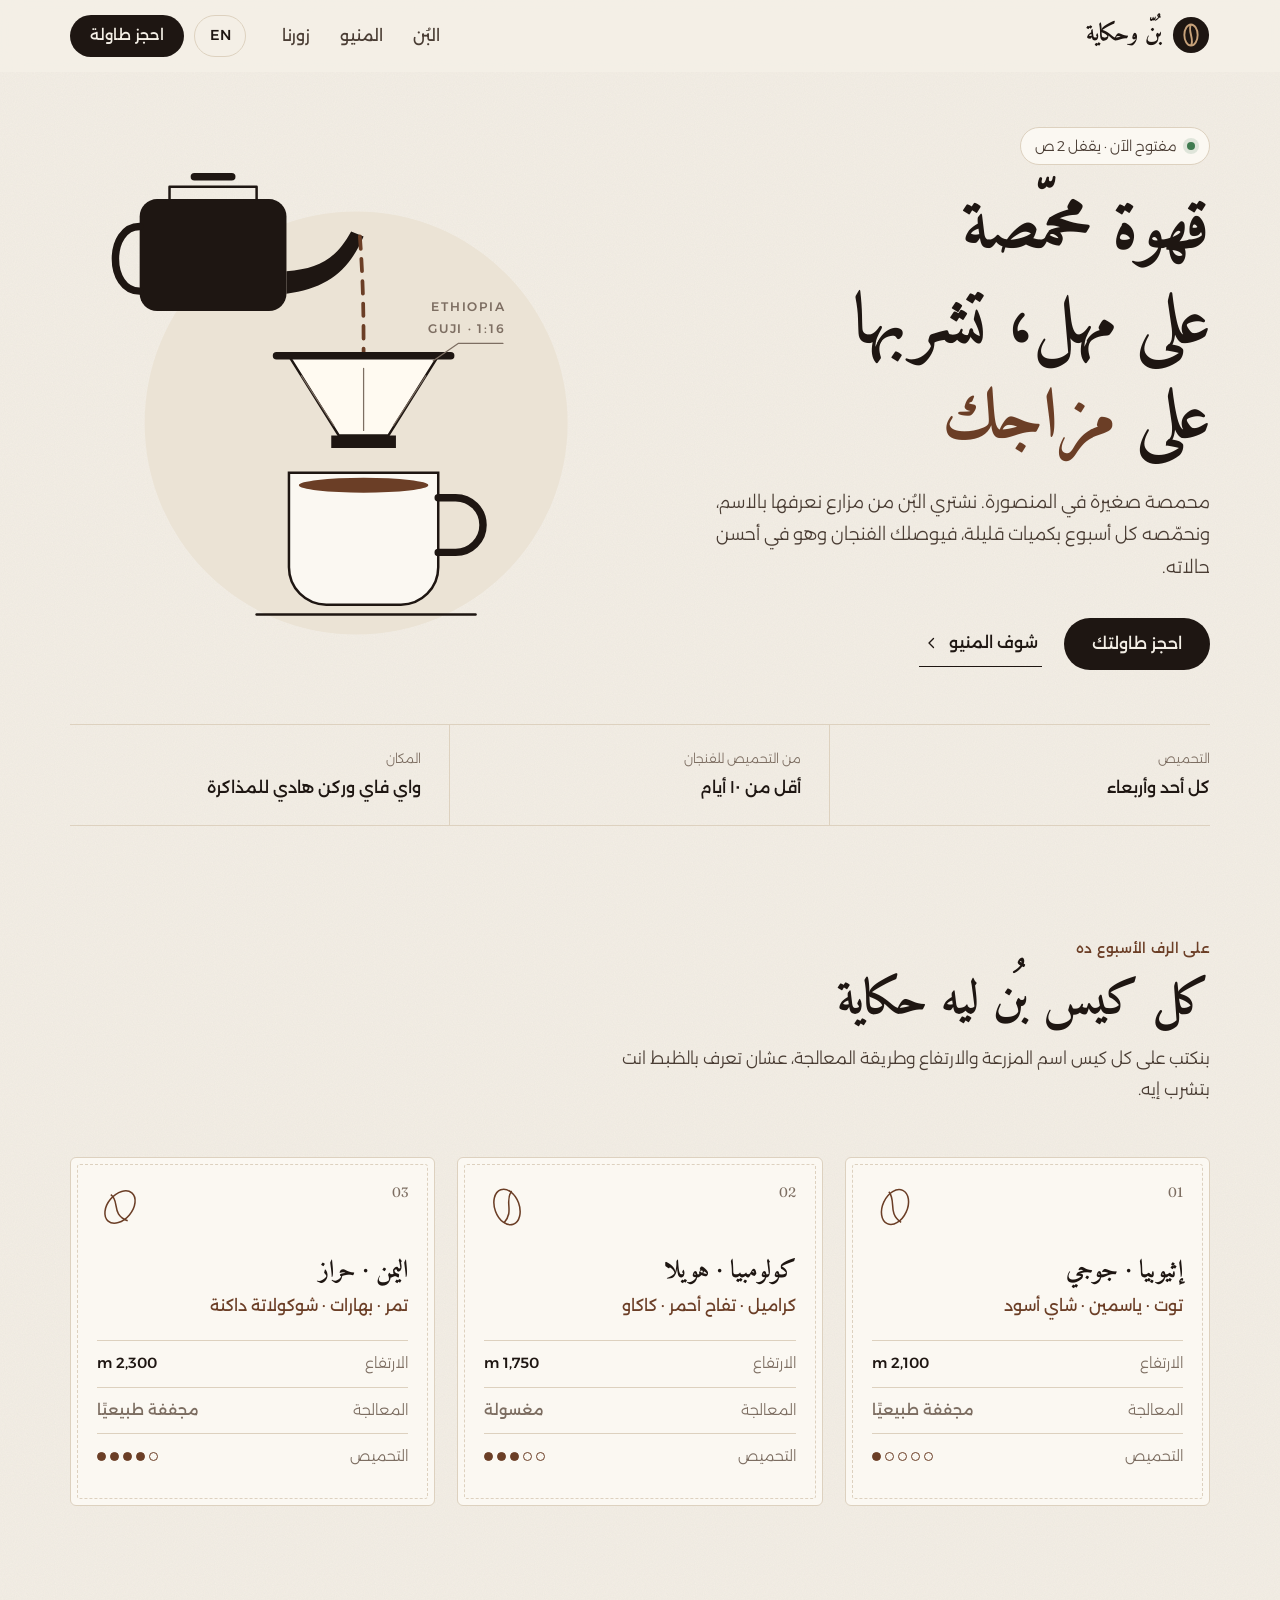
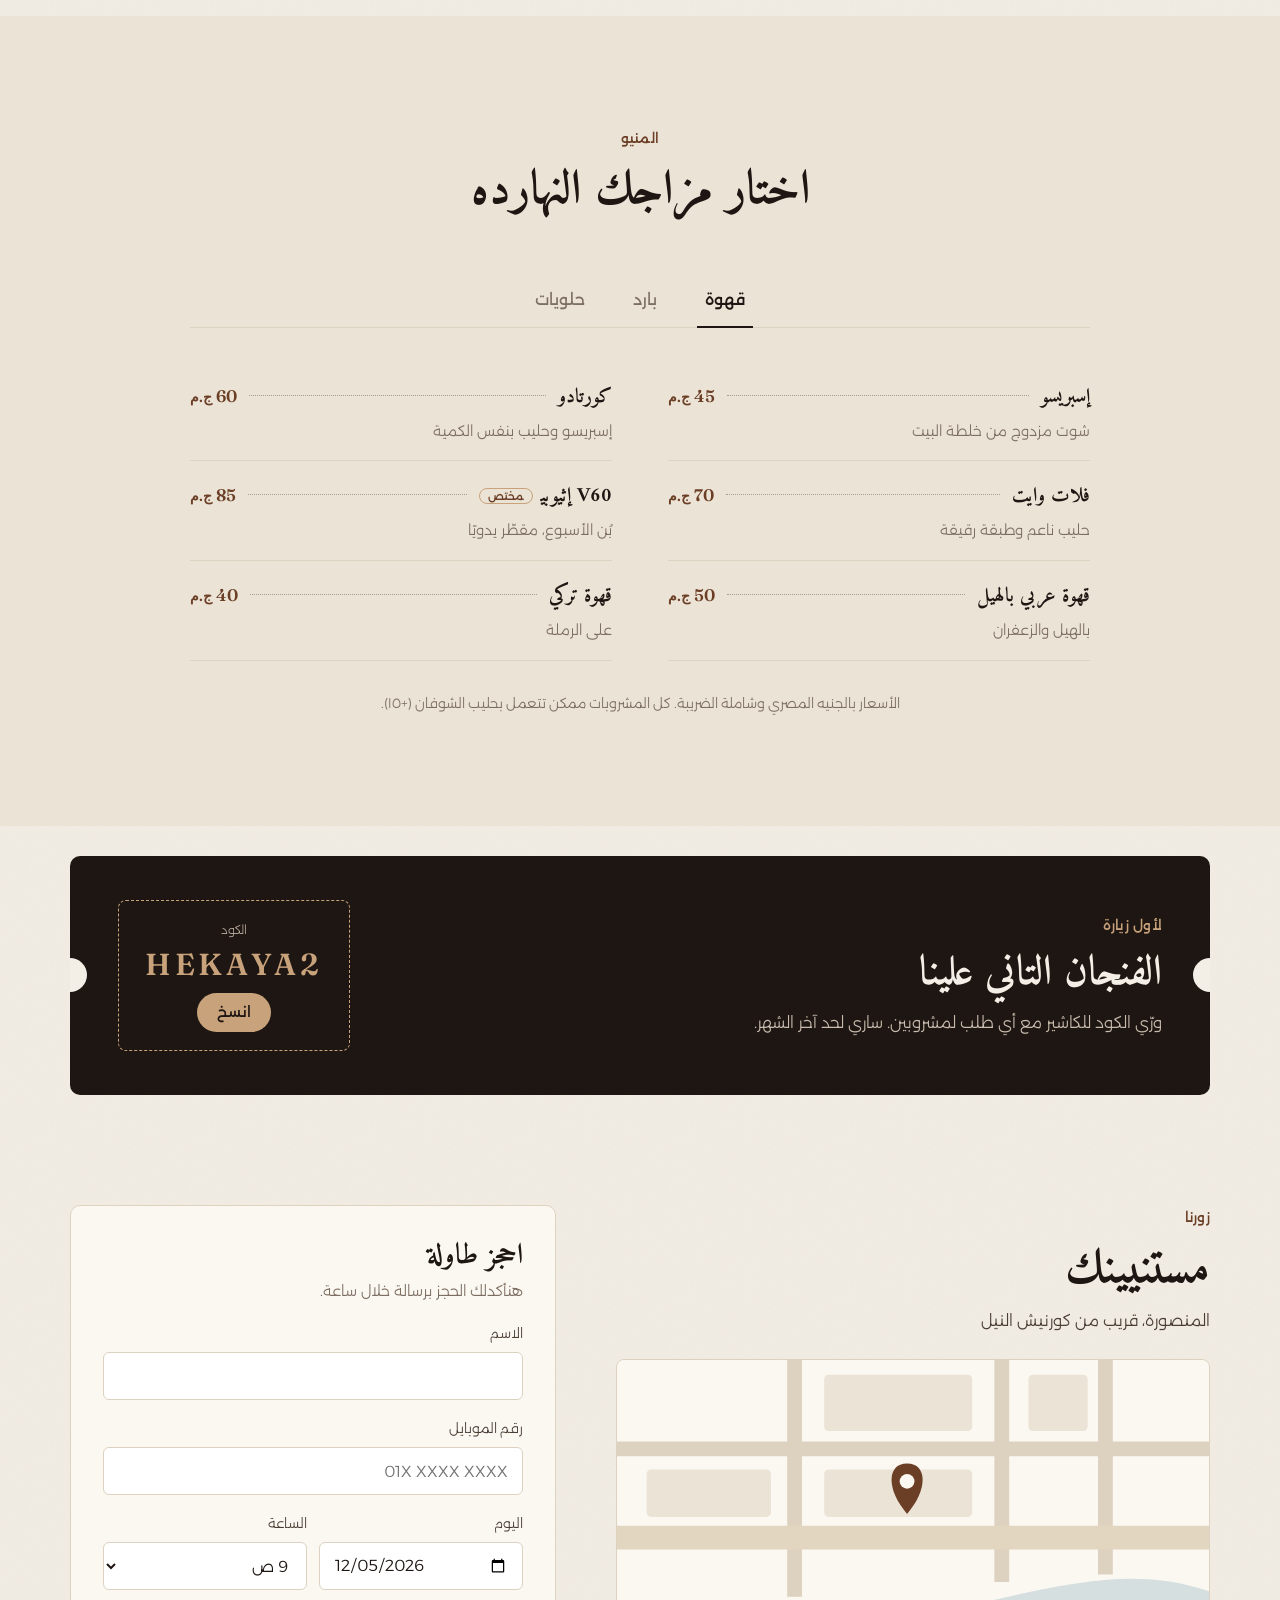
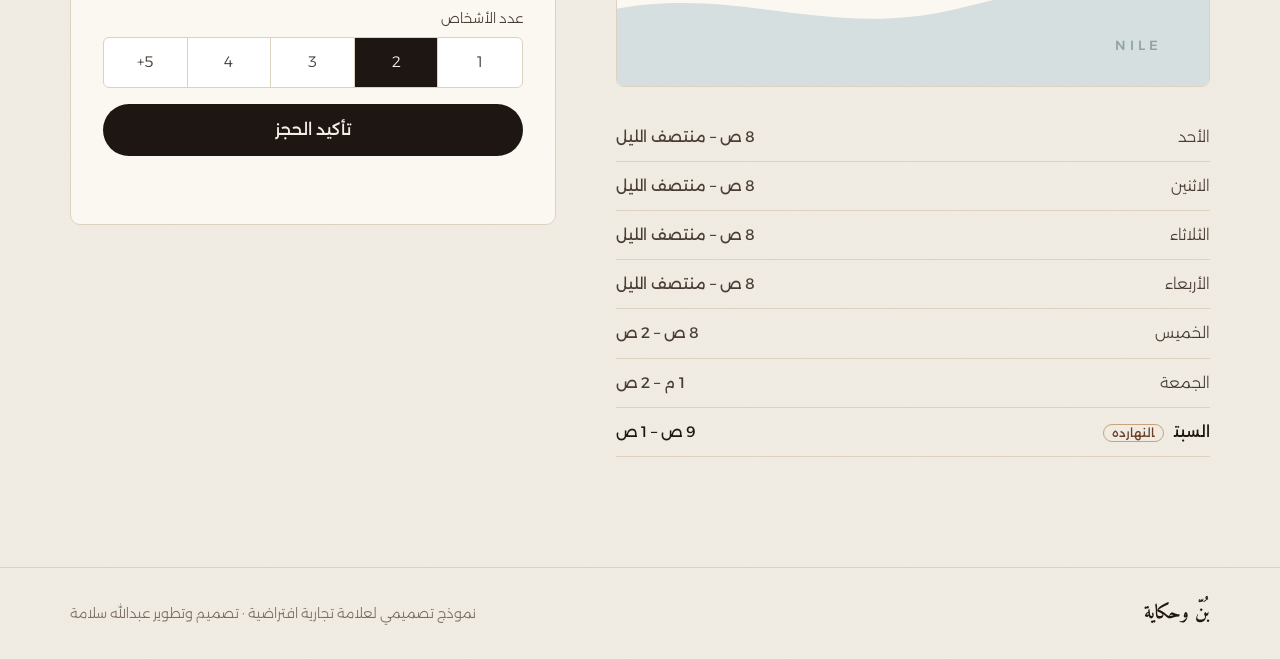
<file: projects/cafe-landing/index.html>
<!doctype html>
<html lang="ar" dir="rtl">
<head>
<meta charset="utf-8">
<meta name="viewport" content="width=device-width, initial-scale=1">
<title>بُنّ وحكاية | محمصة وقهوة مختصة</title>
<meta name="description" content="بُنّ وحكاية — محمصة صغيرة وقهوة مختصة. بُن من مزارع معروفة، نحمّصه كل أسبوع ونقدّمه بعناية.">
<meta name="theme-color" content="#f4efe6">
<link rel="icon" href="data:image/svg+xml,%3Csvg xmlns='http://www.w3.org/2000/svg' viewBox='0 0 32 32'%3E%3Crect width='32' height='32' rx='16' fill='%231e1612'/%3E%3Cellipse cx='16' cy='16' rx='6' ry='9' fill='none' stroke='%23c8a27a' stroke-width='2'/%3E%3Cpath d='M16 7c-3 5 3 13 0 18' fill='none' stroke='%23c8a27a' stroke-width='2'/%3E%3C/svg%3E">
<link rel="preconnect" href="https://fonts.googleapis.com">
<link rel="preconnect" href="https://fonts.gstatic.com" crossorigin>
<link href="https://fonts.googleapis.com/css2?family=Amiri:wght@400;700&family=Alexandria:wght@300;400;500;600&family=Fraunces:opsz,wght@9..144,400;9..144,600&display=swap" rel="stylesheet">
<link rel="stylesheet" href="assets/css/style.css">
</head>
<body>

<a class="skip" href="#main"><span class="ar">تخطَّ إلى المحتوى</span><span class="en">Skip to content</span></a>

<header class="nav" id="nav">
  <div class="container nav__inner">
    <a href="#top" class="brand">
      <svg class="brand__mark" viewBox="0 0 40 40" aria-hidden="true"><circle cx="20" cy="20" r="19"/><ellipse cx="20" cy="20" rx="7" ry="11"/><path d="M20 9c-4 6 4 16 0 22"/></svg>
      <span class="brand__name"><span class="ar">بُنّ وحكاية</span><span class="en">Bunn &amp; Hekaya</span></span>
    </a>
    <nav class="nav__links" aria-label="Main">
      <a href="#origins"><span class="ar">البُن</span><span class="en">Our beans</span></a>
      <a href="#menu"><span class="ar">المنيو</span><span class="en">Menu</span></a>
      <a href="#visit"><span class="ar">زورنا</span><span class="en">Visit</span></a>
    </nav>
    <div class="nav__actions">
      <button class="lang" id="lang" type="button" aria-label="English">EN</button>
      <a href="#book" class="btn btn--dark btn--sm"><span class="ar">احجز طاولة</span><span class="en">Book a table</span></a>
    </div>
  </div>
</header>

<main id="main">

<!-- HERO -->
<section class="hero" id="top">
  <div class="container hero__grid">
    <div class="hero__copy">
      <p class="status" id="status"><i></i><span></span></p>
      <h1 class="hero__title">
        <span class="ar">قهوة محمّصة<br>على مهل، تشربها<br>على <em>مزاجك</em></span>
        <span class="en">Coffee roasted<br>slowly, served<br>your <em>way</em></span>
      </h1>
      <p class="hero__lead">
        <span class="ar">محمصة صغيرة في المنصورة. نشتري البُن من مزارع نعرفها بالاسم، ونحمّصه كل أسبوع بكميات قليلة، فيوصلك الفنجان وهو في أحسن حالاته.</span>
        <span class="en">A small roastery in Mansoura. We buy from farms we know by name and roast in small weekly batches, so every cup reaches you at its best.</span>
      </p>
      <div class="hero__actions">
        <a href="#book" class="btn btn--dark"><span class="ar">احجز طاولتك</span><span class="en">Book your table</span></a>
        <a href="#menu" class="link-arrow"><span class="ar">شوف المنيو</span><span class="en">See the menu</span>
          <svg viewBox="0 0 24 24" aria-hidden="true"><path d="M14 6l-6 6 6 6"/></svg></a>
      </div>
    </div>

    <figure class="hero__art" aria-hidden="true">
      <svg viewBox="0 0 420 460" class="pour">
        <circle cx="230" cy="250" r="170" class="pour__disc"/>
        <!-- kettle -->
        <g class="kettle">
          <path d="M70 70 h90 a14 14 0 0 1 14 14 v62 a14 14 0 0 1 -14 14 h-90 a14 14 0 0 1 -14 -14 v-62 a14 14 0 0 1 14 -14z" class="ink-fill"/>
          <path d="M80 70 v-10 h70 v10" class="ink-line"/>
          <path d="M100 52 h30" class="ink-line thick"/>
          <path d="M56 92 c-26 0 -26 52 0 52" class="ink-line thick"/>
          <path d="M174 128 C 200 126, 214 118, 226 96 L 236 100 C 224 128, 206 142, 174 146" class="ink-fill"/>
        </g>
        <!-- stream -->
        <path d="M233 100 C 236 140, 236 170, 236 196" class="stream"/>
        <!-- dripper -->
        <g>
          <path d="M176 196 h120 l-40 64 h-40 z" class="paper"/>
          <path d="M166 196 h140" class="ink-line thick"/>
          <path d="M186 212 l26 40 M286 212 l-26 40 M236 206 v50" class="ink-line hair"/>
          <path d="M210 260 h52 v10 h-52z" class="ink-fill"/>
        </g>
        <!-- drops -->
        <circle cx="236" cy="284" r="3.2" class="drop d1"/>
        <circle cx="236" cy="284" r="3.2" class="drop d2"/>
        <!-- mug -->
        <g>
          <path d="M176 290 h120 v76 a30 30 0 0 1 -30 30 h-60 a30 30 0 0 1 -30 -30 z" class="mug"/>
          <path d="M296 310 h14 a22 22 0 0 1 0 44 h-14" class="ink-line thick"/>
          <ellipse cx="236" cy="300" rx="52" ry="6" class="coffee" id="coffeeTop"/>
          <path d="M150 404 h176" class="ink-line"/>
        </g>
        <!-- notes -->
        <g class="notes">
          <text x="350" y="160">ETHIOPIA</text>
          <text x="350" y="178">GUJI · 1:16</text>
          <path d="M348 186 h-36 l-20 14" class="ink-line hair"/>
        </g>
      </svg>
    </figure>
  </div>

  <div class="container">
    <dl class="facts">
      <div><dt><span class="ar">التحميص</span><span class="en">Roasting</span></dt><dd><span class="ar">كل أحد وأربعاء</span><span class="en">Sundays &amp; Wednesdays</span></dd></div>
      <div><dt><span class="ar">من التحميص للفنجان</span><span class="en">Roast to cup</span></dt><dd><span class="ar">أقل من ١٠ أيام</span><span class="en">Under 10 days</span></dd></div>
      <div><dt><span class="ar">المكان</span><span class="en">Space</span></dt><dd><span class="ar">واي فاي وركن هادي للمذاكرة</span><span class="en">Wi-Fi &amp; a quiet study corner</span></dd></div>
    </dl>
  </div>
</section>

<!-- ORIGINS -->
<section class="section" id="origins">
  <div class="container">
    <header class="sec-head reveal">
      <p class="kicker"><span class="ar">على الرف الأسبوع ده</span><span class="en">On the shelf this week</span></p>
      <h2><span class="ar">كل كيس بُن ليه حكاية</span><span class="en">Every bag has a story</span></h2>
      <p class="sec-head__lead"><span class="ar">بنكتب على كل كيس اسم المزرعة والارتفاع وطريقة المعالجة، عشان تعرف بالظبط انت بتشرب إيه.</span><span class="en">Each bag lists its farm, altitude and process, so you know exactly what's in your cup.</span></p>
    </header>

    <div class="beans">
      <article class="bean reveal">
        <div class="bean__top">
          <span class="bean__no">01</span>
          <svg viewBox="0 0 60 60" class="bean__icon" aria-hidden="true"><ellipse cx="30" cy="30" rx="16" ry="24" transform="rotate(25 30 30)"/><path d="M22 10 c10 12 -2 28 16 40" /></svg>
        </div>
        <h3><span class="ar">إثيوبيا · جوجي</span><span class="en">Ethiopia · Guji</span></h3>
        <p class="bean__notes"><span class="ar">توت · ياسمين · شاي أسود</span><span class="en">Blueberry · jasmine · black tea</span></p>
        <ul class="bean__spec">
          <li><span><span class="ar">الارتفاع</span><span class="en">Altitude</span></span><b>2,100 m</b></li>
          <li><span><span class="ar">المعالجة</span><span class="en">Process</span></span><b><span class="ar">مجففة طبيعيًا</span><span class="en">Natural</span></b></li>
          <li><span><span class="ar">التحميص</span><span class="en">Roast</span></span><b class="roast" style="--r:1"><i></i><i></i><i></i><i></i><i></i></b></li>
        </ul>
      </article>
      <article class="bean reveal">
        <div class="bean__top">
          <span class="bean__no">02</span>
          <svg viewBox="0 0 60 60" class="bean__icon" aria-hidden="true"><ellipse cx="30" cy="30" rx="16" ry="24" transform="rotate(-20 30 30)"/><path d="M36 9 c-10 14 4 26 -10 42"/></svg>
        </div>
        <h3><span class="ar">كولومبيا · هويلا</span><span class="en">Colombia · Huila</span></h3>
        <p class="bean__notes"><span class="ar">كراميل · تفاح أحمر · كاكاو</span><span class="en">Caramel · red apple · cocoa</span></p>
        <ul class="bean__spec">
          <li><span><span class="ar">الارتفاع</span><span class="en">Altitude</span></span><b>1,750 m</b></li>
          <li><span><span class="ar">المعالجة</span><span class="en">Process</span></span><b><span class="ar">مغسولة</span><span class="en">Washed</span></b></li>
          <li><span><span class="ar">التحميص</span><span class="en">Roast</span></span><b class="roast" style="--r:3"><i></i><i></i><i></i><i></i><i></i></b></li>
        </ul>
      </article>
      <article class="bean reveal">
        <div class="bean__top">
          <span class="bean__no">03</span>
          <svg viewBox="0 0 60 60" class="bean__icon" aria-hidden="true"><ellipse cx="30" cy="30" rx="16" ry="24" transform="rotate(40 30 30)"/><path d="M18 14 c12 8 0 26 22 34"/></svg>
        </div>
        <h3><span class="ar">اليمن · حراز</span><span class="en">Yemen · Haraz</span></h3>
        <p class="bean__notes"><span class="ar">تمر · بهارات · شوكولاتة داكنة</span><span class="en">Date · spice · dark chocolate</span></p>
        <ul class="bean__spec">
          <li><span><span class="ar">الارتفاع</span><span class="en">Altitude</span></span><b>2,300 m</b></li>
          <li><span><span class="ar">المعالجة</span><span class="en">Process</span></span><b><span class="ar">مجففة طبيعيًا</span><span class="en">Natural</span></b></li>
          <li><span><span class="ar">التحميص</span><span class="en">Roast</span></span><b class="roast" style="--r:4"><i></i><i></i><i></i><i></i><i></i></b></li>
        </ul>
      </article>
    </div>
  </div>
</section>

<!-- MENU -->
<section class="section section--paper" id="menu">
  <div class="container menu">
    <header class="sec-head sec-head--center reveal">
      <p class="kicker"><span class="ar">المنيو</span><span class="en">Menu</span></p>
      <h2><span class="ar">اختار مزاجك النهارده</span><span class="en">Pick today's mood</span></h2>
    </header>
    <div class="tabs reveal" role="tablist" id="tabs" aria-label="Menu"></div>
    <div class="menu__board reveal" id="menuList" role="tabpanel" aria-live="polite"></div>
    <p class="menu__note"><span class="ar">الأسعار بالجنيه المصري وشاملة الضريبة. كل المشروبات ممكن تتعمل بحليب الشوفان (+١٥).</span><span class="en">Prices in EGP, tax included. Any drink with oat milk (+15).</span></p>
  </div>
</section>

<!-- OFFER -->
<section class="section section--tight">
  <div class="container">
    <div class="coupon reveal">
      <div class="coupon__text">
        <p class="kicker kicker--light"><span class="ar">لأول زيارة</span><span class="en">First visit</span></p>
        <h2><span class="ar">الفنجان التاني علينا</span><span class="en">Your second cup is on us</span></h2>
        <p><span class="ar">ورّي الكود للكاشير مع أي طلب لمشروبين. ساري لحد آخر الشهر.</span><span class="en">Show this code at the counter when ordering two drinks. Valid until month end.</span></p>
      </div>
      <div class="coupon__code">
        <span class="coupon__label"><span class="ar">الكود</span><span class="en">Code</span></span>
        <b>HEKAYA2</b>
        <button type="button" id="copy" class="coupon__btn"><span class="ar">انسخ</span><span class="en">Copy</span></button>
      </div>
    </div>
  </div>
</section>

<!-- VISIT -->
<section class="section" id="visit">
  <div class="container visit">
    <div class="visit__info reveal">
      <p class="kicker"><span class="ar">زورنا</span><span class="en">Visit us</span></p>
      <h2><span class="ar">مستنيينك</span><span class="en">Come by</span></h2>
      <p class="visit__addr"><span class="ar">المنصورة، قريب من كورنيش النيل</span><span class="en">Mansoura, near the Nile corniche</span></p>

      <figure class="map" aria-hidden="true">
        <svg viewBox="0 0 400 220">
          <rect width="400" height="220" class="map__bg"/>
          <path d="M-10 170 C 80 150, 140 190, 230 168 S 360 140, 410 160 V230 H-10Z" class="map__river"/>
          <path d="M0 120 H400 M0 60 H400 M120 0 V160 M260 0 V150 M330 0 V145" class="map__road"/>
          <path d="M0 120 H400" class="map__main"/>
          <rect x="140" y="74" width="100" height="32" rx="3" class="map__block"/>
          <rect x="20" y="74" width="84" height="32" rx="3" class="map__block"/>
          <rect x="278" y="10" width="40" height="38" rx="3" class="map__block"/>
          <rect x="140" y="10" width="100" height="38" rx="3" class="map__block"/>
          <g transform="translate(196 104)"><g class="map__pin"><path d="M0 0 C -14 -16, -14 -34, 0 -34 S 14 -16, 0 0Z"/><circle cy="-22" r="5"/></g></g>
          <text x="368" y="196" class="map__label">NILE</text>
        </svg>
      </figure>

      <ul class="hours" id="hours"></ul>
    </div>

    <form class="book reveal" id="book" novalidate>
      <h3><span class="ar">احجز طاولة</span><span class="en">Book a table</span></h3>
      <p class="book__sub"><span class="ar">هنأكدلك الحجز برسالة خلال ساعة.</span><span class="en">We'll confirm by message within an hour.</span></p>
      <div class="field">
        <label for="bName"><span class="ar">الاسم</span><span class="en">Name</span></label>
        <input id="bName" name="name" autocomplete="name" required>
      </div>
      <div class="field">
        <label for="bPhone"><span class="ar">رقم الموبايل</span><span class="en">Mobile number</span></label>
        <input id="bPhone" name="phone" type="tel" inputmode="tel" autocomplete="tel" dir="ltr" placeholder="01X XXXX XXXX" required>
      </div>
      <div class="field__row">
        <div class="field">
          <label for="bDate"><span class="ar">اليوم</span><span class="en">Date</span></label>
          <input id="bDate" name="date" type="date" required>
        </div>
        <div class="field">
          <label for="bTime"><span class="ar">الساعة</span><span class="en">Time</span></label>
          <select id="bTime" name="time"></select>
        </div>
      </div>
      <fieldset class="field">
        <legend><span class="ar">عدد الأشخاص</span><span class="en">Guests</span></legend>
        <div class="seg">
          <input type="radio" name="ppl" id="p1" value="1"><label for="p1">1</label>
          <input type="radio" name="ppl" id="p2" value="2" checked><label for="p2">2</label>
          <input type="radio" name="ppl" id="p3" value="3"><label for="p3">3</label>
          <input type="radio" name="ppl" id="p4" value="4"><label for="p4">4</label>
          <input type="radio" name="ppl" id="p5" value="5+"><label for="p5">5+</label>
        </div>
      </fieldset>
      <button class="btn btn--dark btn--block" type="submit"><span class="ar">تأكيد الحجز</span><span class="en">Confirm booking</span></button>
      <p class="book__msg" id="bookMsg" role="status" aria-live="polite"></p>
    </form>
  </div>
</section>

</main>

<footer class="footer">
  <div class="container footer__inner">
    <span class="brand__name"><span class="ar">بُنّ وحكاية</span><span class="en">Bunn &amp; Hekaya</span></span>
    <p><span class="ar">نموذج تصميمي لعلامة تجارية افتراضية · تصميم وتطوير عبدالله سلامة</span><span class="en">Design concept for a fictional brand · designed &amp; built by Abdullah Salama</span></p>
  </div>
</footer>

<script src="assets/js/main.js" defer></script>
</body>
</html>
</file>
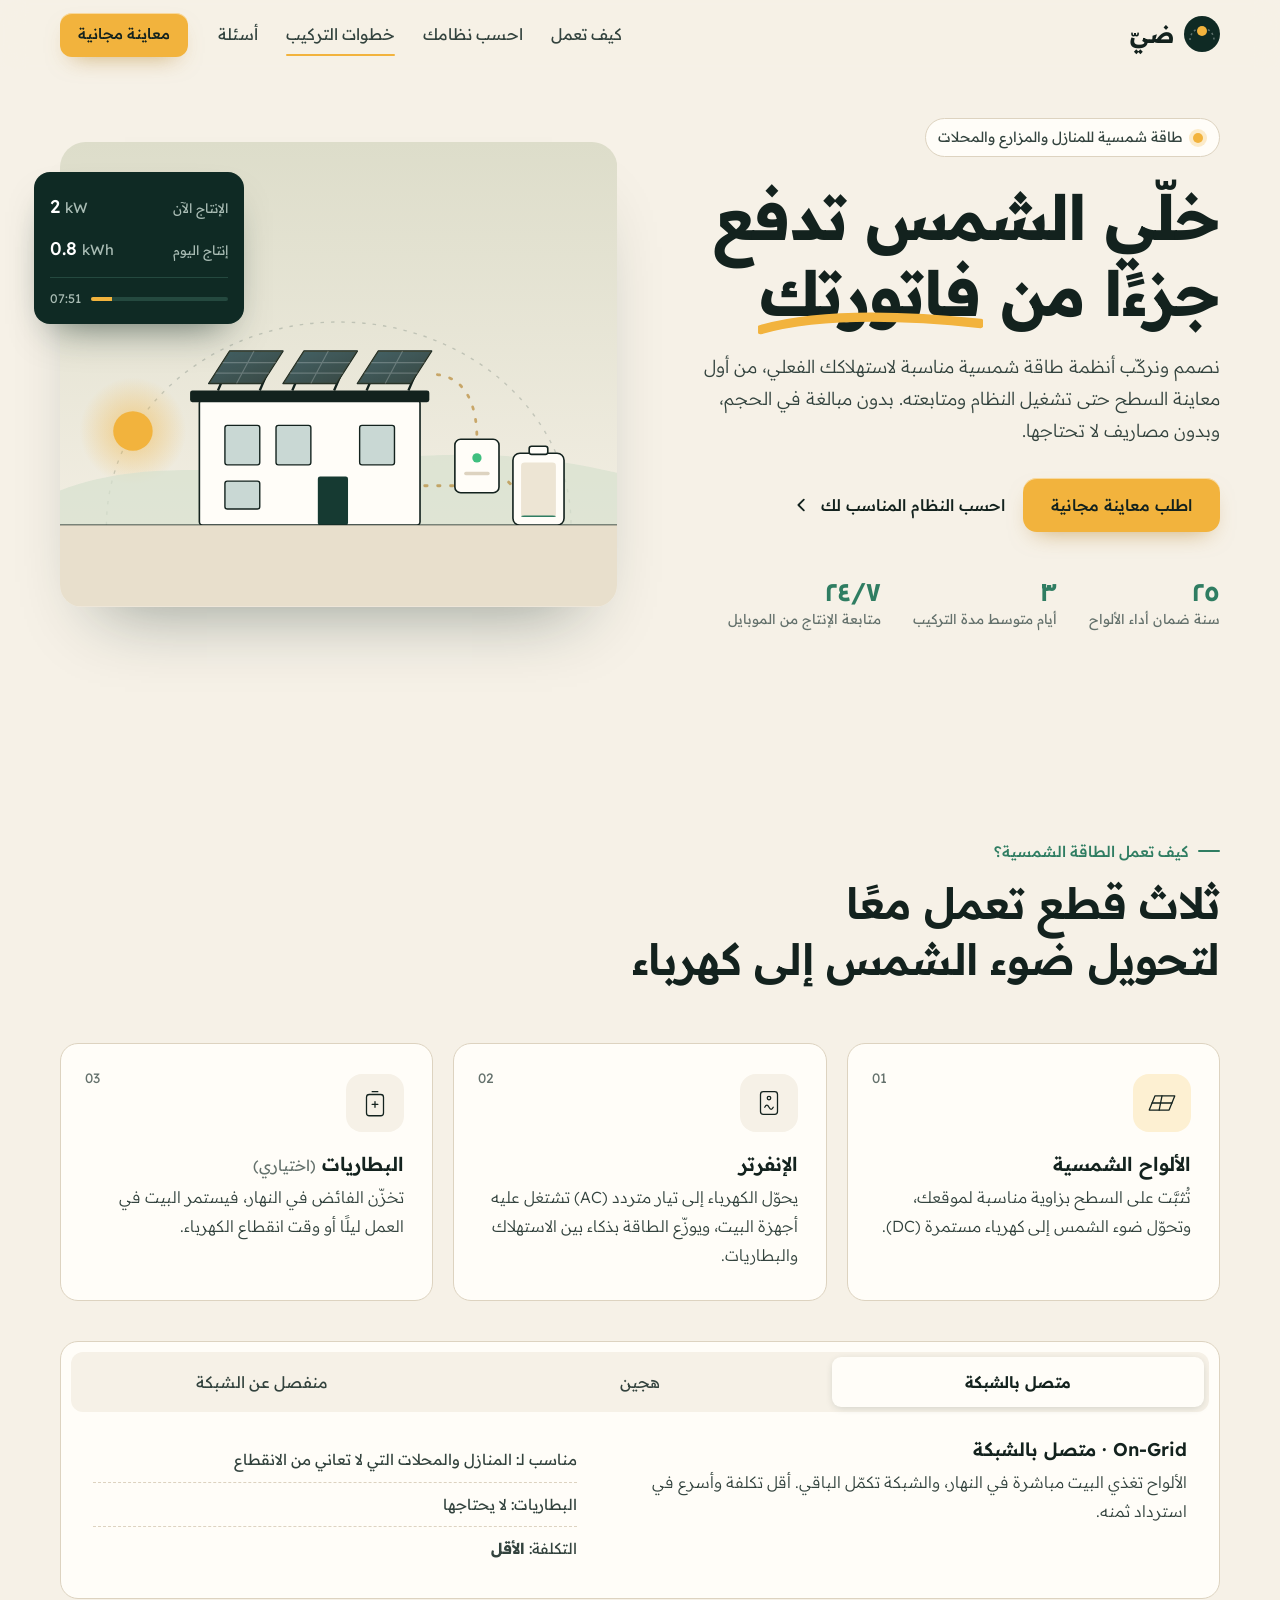
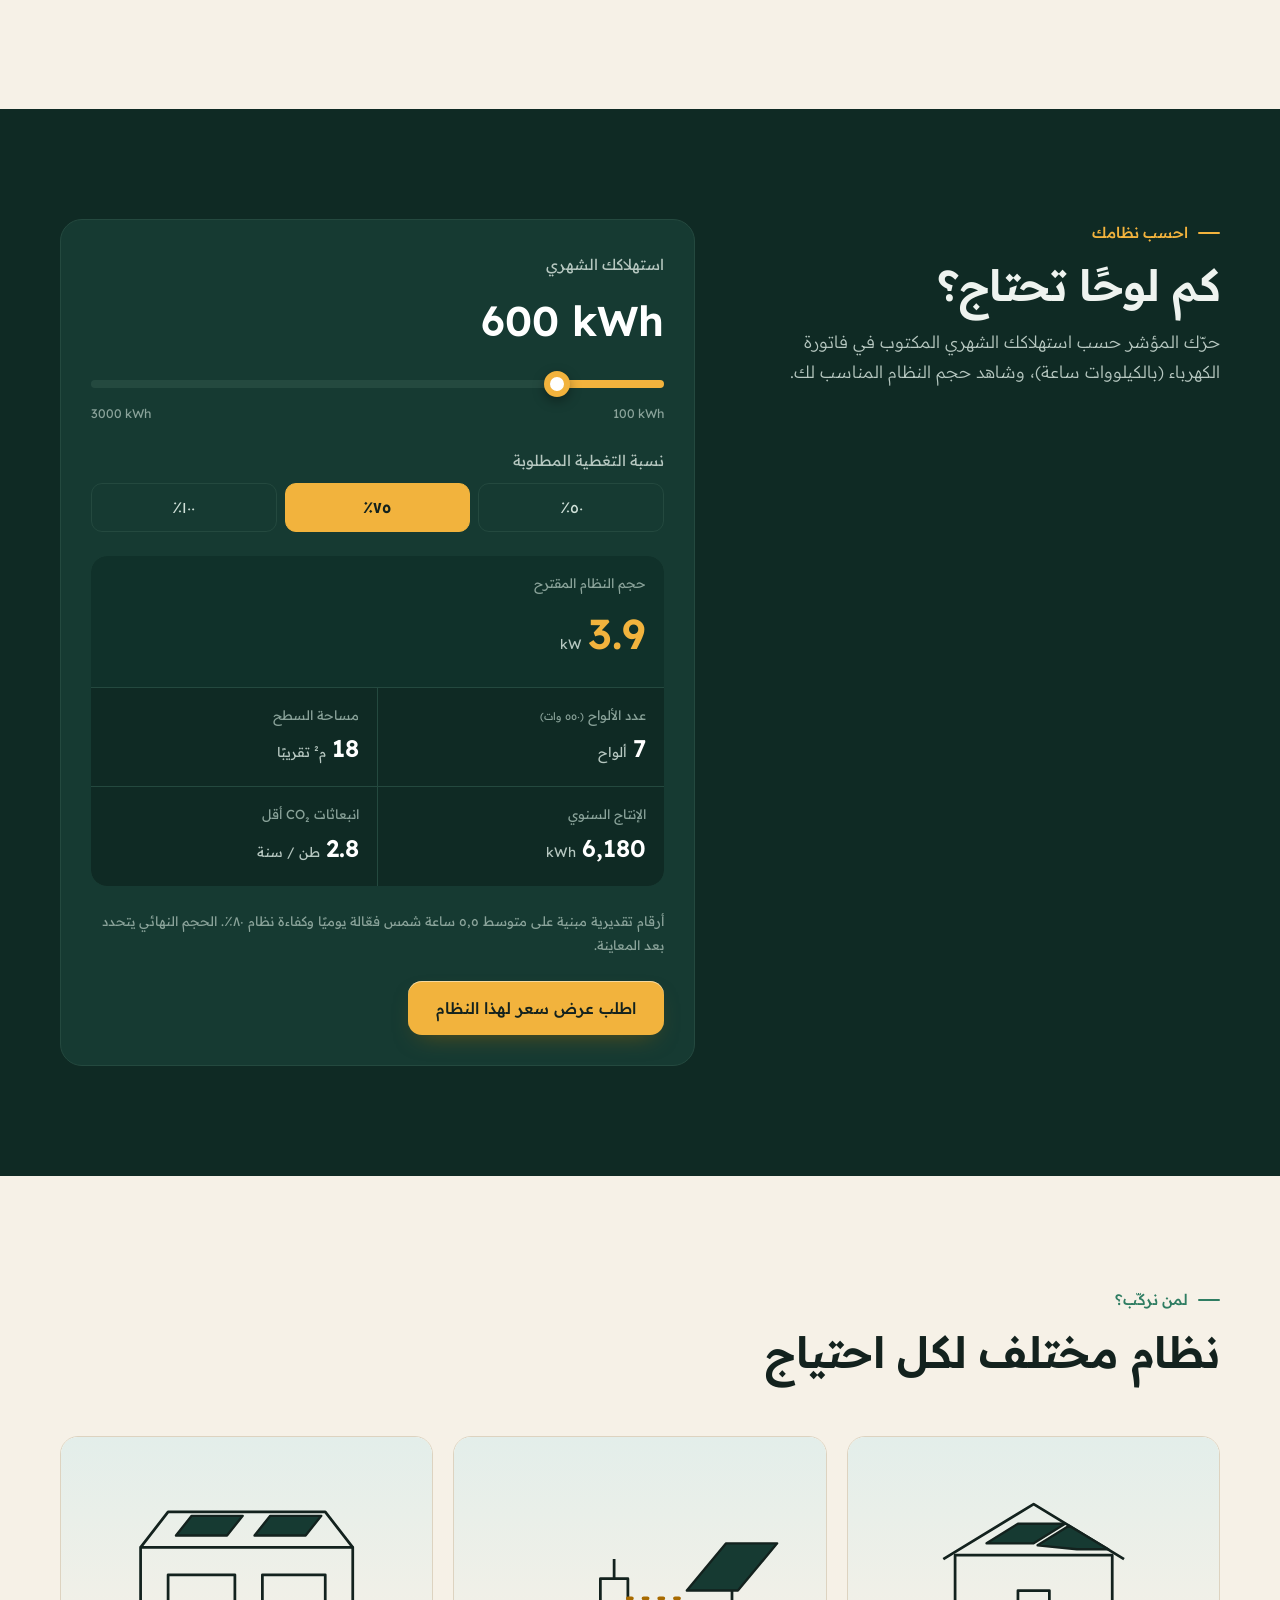
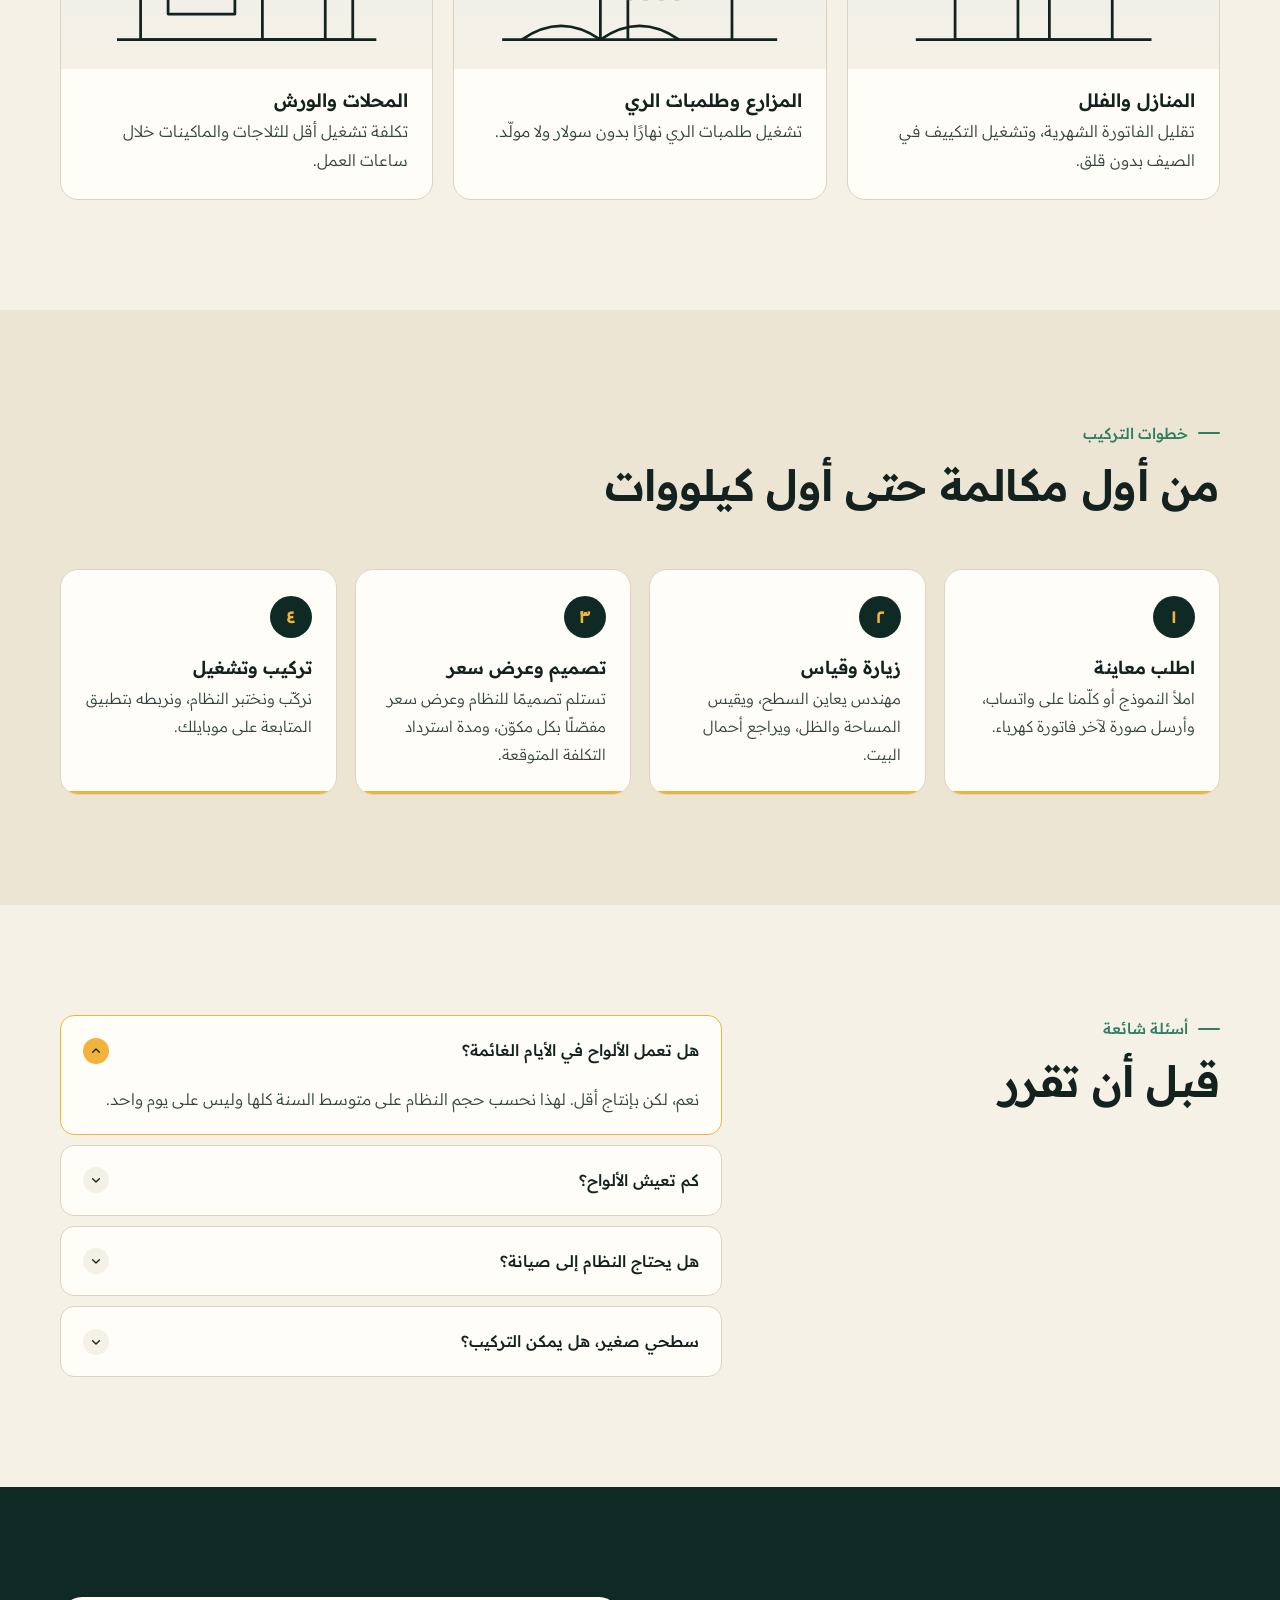
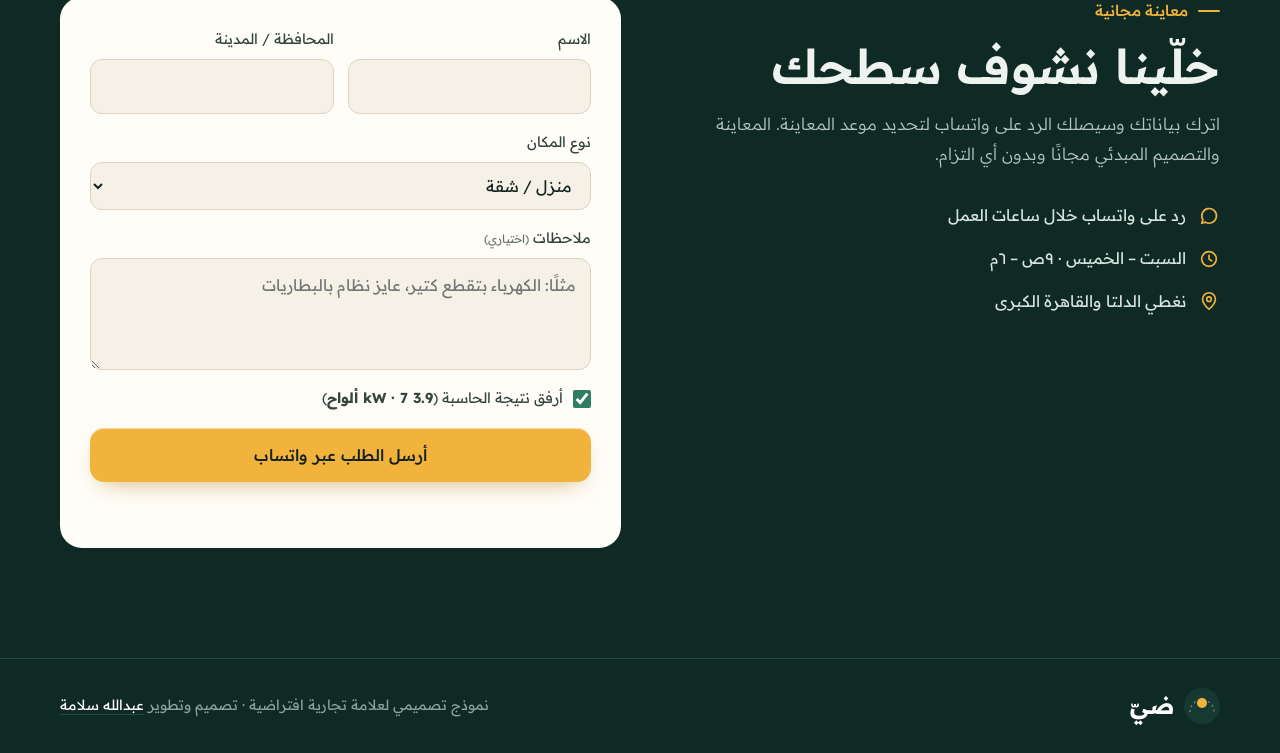
<file: projects/solar-landing/index.html>
<!doctype html>
<html lang="ar" dir="rtl">
<head>
<meta charset="utf-8">
<meta name="viewport" content="width=device-width, initial-scale=1">
<title>ضيّ | أنظمة الطاقة الشمسية للمنازل والمزارع</title>
<meta name="description" content="ضيّ — تصميم وتركيب أنظمة الطاقة الشمسية للمنازل والمزارع والمحلات. احسب النظام المناسب لاستهلاكك واطلب معاينة مجانية.">
<meta name="theme-color" content="#f6f1e7">
<meta property="og:title" content="ضيّ | أنظمة الطاقة الشمسية">
<meta property="og:description" content="خلّي الشمس تشيل عنك جزء من فاتورة الكهرباء.">
<link rel="icon" href="data:image/svg+xml,%3Csvg xmlns='http://www.w3.org/2000/svg' viewBox='0 0 32 32'%3E%3Crect width='32' height='32' rx='16' fill='%230f2a24'/%3E%3Ccircle cx='16' cy='16' r='6' fill='%23f2b33d'/%3E%3C/svg%3E">
<link rel="preconnect" href="https://fonts.googleapis.com">
<link rel="preconnect" href="https://fonts.gstatic.com" crossorigin>
<link href="https://fonts.googleapis.com/css2?family=Readex+Pro:wght@300;400;500;600;700&display=swap" rel="stylesheet">
<link rel="stylesheet" href="assets/css/style.css">
</head>
<body>

<a class="skip" href="#main">تخطَّ إلى المحتوى</a>

<header class="nav" id="nav">
  <div class="container nav__inner">
    <a href="#top" class="brand" aria-label="ضيّ — الصفحة الرئيسية">
      <svg class="brand__mark" viewBox="0 0 36 36" aria-hidden="true">
        <circle cx="18" cy="18" r="18" class="brand__bg"/>
        <path d="M6 24 A12 12 0 0 1 30 24" class="brand__arc"/>
        <circle cx="18" cy="15" r="5" class="brand__sun"/>
      </svg>
      <span class="brand__name">ضيّ</span>
    </a>
    <nav class="nav__links" aria-label="القائمة الرئيسية">
      <a href="#how">كيف تعمل</a>
      <a href="#calc">احسب نظامك</a>
      <a href="#steps">خطوات التركيب</a>
      <a href="#faq">أسئلة</a>
    </nav>
    <a href="#contact" class="btn btn--sun btn--sm">معاينة مجانية</a>
    <button class="nav__toggle" id="navToggle" aria-label="فتح القائمة" aria-expanded="false"><span></span><span></span></button>
  </div>
</header>

<main id="main">

<!-- HERO -->
<section class="hero" id="top">
  <div class="container hero__grid">
    <div class="hero__copy">
      <p class="pill"><span class="pill__sun"></span> طاقة شمسية للمنازل والمزارع والمحلات</p>
      <h1 class="hero__title">خلّي الشمس تدفع<br>جزءًا من <span class="mark">فاتورتك</span></h1>
      <p class="hero__lead">نصمم ونركّب أنظمة طاقة شمسية مناسبة لاستهلاكك الفعلي، من أول معاينة السطح حتى تشغيل النظام ومتابعته. بدون مبالغة في الحجم، وبدون مصاريف لا تحتاجها.</p>
      <div class="hero__actions">
        <a href="#contact" class="btn btn--sun">اطلب معاينة مجانية</a>
        <a href="#calc" class="btn btn--ghost">احسب النظام المناسب لك
          <svg viewBox="0 0 20 20" aria-hidden="true"><path d="M12 4l-6 6 6 6"/></svg></a>
      </div>
      <ul class="hero__facts">
        <li><b>٢٥</b><span>سنة ضمان أداء الألواح</span></li>
        <li><b>٣</b><span>أيام متوسط مدة التركيب</span></li>
        <li><b>٢٤/٧</b><span>متابعة الإنتاج من الموبايل</span></li>
      </ul>
    </div>

    <figure class="scene" aria-label="رسم متحرك لمنزل عليه ألواح شمسية تنتج الكهرباء خلال اليوم">
      <svg viewBox="0 0 480 400" class="scene__svg" aria-hidden="true">
        <defs>
          <linearGradient id="sky" x1="0" y1="0" x2="0" y2="1">
            <stop offset="0" id="skyTop" stop-color="#cfe3df"/>
            <stop offset="1" id="skyBottom" stop-color="#f6f1e7"/>
          </linearGradient>
          <linearGradient id="panelGlass" x1="0" y1="0" x2="1" y2="1">
            <stop offset="0" stop-color="#1f4a5c"/>
            <stop offset="1" stop-color="#0f2a33"/>
          </linearGradient>
          <radialGradient id="sunGlow">
            <stop offset="0" stop-color="#f2b33d" stop-opacity=".55"/>
            <stop offset="1" stop-color="#f2b33d" stop-opacity="0"/>
          </radialGradient>
        </defs>

        <rect width="480" height="400" rx="22" fill="url(#sky)"/>
        <path d="M40 330 A200 175 0 0 1 440 330" class="arc"/>

        <g id="sun">
          <circle r="46" fill="url(#sunGlow)"/>
          <circle r="17" class="sun"/>
        </g>

        <!-- distant hills -->
        <path d="M0 300 C 80 270, 150 290, 220 280 S 380 260, 480 285 V330 H0Z" class="hill"/>

        <!-- building -->
        <g class="house">
          <rect x="120" y="222" width="190" height="108" rx="3" class="house__body"/>
          <rect x="112" y="214" width="206" height="10" rx="2" class="house__roof"/>
          <rect x="142" y="244" width="30" height="34" rx="2" class="win" id="win1"/>
          <rect x="186" y="244" width="30" height="34" rx="2" class="win" id="win2"/>
          <rect x="258" y="244" width="30" height="34" rx="2" class="win" id="win3"/>
          <rect x="222" y="288" width="26" height="42" rx="2" class="door"/>
          <rect x="142" y="292" width="30" height="24" rx="2" class="win" id="win4"/>
        </g>

        <!-- panels on racks -->
        <g class="panels">
          <g transform="translate(128 214)">
            <path d="M8 0 L14 -14 M44 0 L50 -14" class="rack"/>
            <path d="M0 -6 L18 -34 L64 -34 L46 -6 Z" class="panel"/>
            <path d="M6 -15 L52 -15 M12 -24 L58 -24 M24 -6 L39 -34" class="panel__grid"/>
            <path d="M0 -6 L18 -34 L64 -34 L46 -6 Z" class="panel__shine"/>
          </g>
          <g transform="translate(192 214)">
            <path d="M8 0 L14 -14 M44 0 L50 -14" class="rack"/>
            <path d="M0 -6 L18 -34 L64 -34 L46 -6 Z" class="panel"/>
            <path d="M6 -15 L52 -15 M12 -24 L58 -24 M24 -6 L39 -34" class="panel__grid"/>
            <path d="M0 -6 L18 -34 L64 -34 L46 -6 Z" class="panel__shine"/>
          </g>
          <g transform="translate(256 214)">
            <path d="M8 0 L14 -14 M44 0 L50 -14" class="rack"/>
            <path d="M0 -6 L18 -34 L64 -34 L46 -6 Z" class="panel"/>
            <path d="M6 -15 L52 -15 M12 -24 L58 -24 M24 -6 L39 -34" class="panel__grid"/>
            <path d="M0 -6 L18 -34 L64 -34 L46 -6 Z" class="panel__shine"/>
          </g>
        </g>

        <!-- inverter + battery -->
        <g class="kit">
          <rect x="340" y="256" width="38" height="46" rx="5" class="inverter"/>
          <circle cx="359" cy="272" r="4" class="led" id="led"/>
          <rect x="348" y="284" width="22" height="3" rx="1.5" class="inverter__line"/>
          <rect x="390" y="268" width="44" height="62" rx="6" class="battery"/>
          <rect x="404" y="262" width="16" height="7" rx="2" class="battery"/>
          <rect x="397" y="276" width="30" height="47" rx="3" class="battery__slot"/>
          <rect x="397" y="323" width="30" height="0" rx="3" class="battery__fill" id="batFill"/>
        </g>

        <!-- energy flow -->
        <path d="M320 200 C 345 200, 359 220, 359 256" class="flow" id="flow1"/>
        <path d="M378 290 C 386 290, 390 296, 390 300" class="flow" id="flow2"/>
        <path d="M340 296 C 330 296, 318 296, 310 296" class="flow" id="flow3"/>

        <line x1="0" y1="330" x2="480" y2="330" class="ground"/>
        <rect x="0" y="330" width="480" height="70" rx="0" class="soil"/>
      </svg>

      <div class="meter" aria-hidden="true">
        <div class="meter__row"><span>الإنتاج الآن</span><b><span id="kw">0.0</span> <small>kW</small></b></div>
        <div class="meter__row"><span>إنتاج اليوم</span><b><span id="kwh">0.0</span> <small>kWh</small></b></div>
        <div class="meter__time"><span id="clock">06:00</span><i class="meter__bar"><i id="dayBar"></i></i></div>
      </div>
    </figure>
  </div>
</section>

<!-- HOW -->
<section class="section" id="how">
  <div class="container">
    <header class="sec-head reveal">
      <p class="eyebrow">كيف تعمل الطاقة الشمسية؟</p>
      <h2>ثلاث قطع تعمل معًا<br>لتحويل ضوء الشمس إلى كهرباء</h2>
    </header>

    <ol class="parts">
      <li class="part reveal">
        <div class="part__icon"><svg viewBox="0 0 48 48" aria-hidden="true"><path d="M6 34 L14 14 H42 L34 34 Z"/><path d="M10 24 H38 M24 14 L20 34"/></svg></div>
        <h3>الألواح الشمسية</h3>
        <p>تُثبَّت على السطح بزاوية مناسبة لموقعك، وتحوّل ضوء الشمس إلى كهرباء مستمرة (DC).</p>
      </li>
      <li class="part reveal">
        <div class="part__icon"><svg viewBox="0 0 48 48" aria-hidden="true"><rect x="12" y="8" width="24" height="32" rx="4"/><path d="M18 30 q3 -6 6 0 t6 0"/><circle cx="24" cy="17" r="2.5"/></svg></div>
        <h3>الإنفرتر</h3>
        <p>يحوّل الكهرباء إلى تيار متردد (AC) تشتغل عليه أجهزة البيت، ويوزّع الطاقة بذكاء بين الاستهلاك والبطاريات.</p>
      </li>
      <li class="part reveal">
        <div class="part__icon"><svg viewBox="0 0 48 48" aria-hidden="true"><rect x="12" y="12" width="24" height="30" rx="4"/><path d="M20 8 h8 M20 26 h8 M24 22 v8"/></svg></div>
        <h3>البطاريات <small>(اختياري)</small></h3>
        <p>تخزّن الفائض في النهار، فيستمر البيت في العمل ليلًا أو وقت انقطاع الكهرباء.</p>
      </li>
    </ol>

    <div class="types reveal" id="types">
      <div class="types__tabs" role="tablist" aria-label="أنواع الأنظمة">
        <button role="tab" aria-selected="true" aria-controls="t-on" id="tab-on">متصل بالشبكة</button>
        <button role="tab" aria-selected="false" aria-controls="t-hy" id="tab-hy" tabindex="-1">هجين</button>
        <button role="tab" aria-selected="false" aria-controls="t-off" id="tab-off" tabindex="-1">منفصل عن الشبكة</button>
      </div>
      <div class="types__panel" role="tabpanel" id="t-on" aria-labelledby="tab-on">
        <div><h3>On-Grid · متصل بالشبكة</h3><p>الألواح تغذي البيت مباشرة في النهار، والشبكة تكمّل الباقي. أقل تكلفة وأسرع في استرداد ثمنه.</p></div>
        <ul><li>مناسب لـ: المنازل والمحلات التي لا تعاني من الانقطاع</li><li>البطاريات: لا يحتاجها</li><li>التكلفة: <b>الأقل</b></li></ul>
      </div>
      <div class="types__panel" role="tabpanel" id="t-hy" aria-labelledby="tab-hy" hidden>
        <div><h3>Hybrid · هجين</h3><p>يجمع بين الشبكة والبطاريات: توفير في الفاتورة، وكهرباء احتياطية وقت الانقطاع.</p></div>
        <ul><li>مناسب لـ: المنازل في المناطق التي يتكرر فيها الانقطاع</li><li>البطاريات: بسعة حسب احتياجك</li><li>التكلفة: <b>متوسطة</b></li></ul>
      </div>
      <div class="types__panel" role="tabpanel" id="t-off" aria-labelledby="tab-off" hidden>
        <div><h3>Off-Grid · منفصل عن الشبكة</h3><p>نظام مستقل تمامًا للأماكن البعيدة عن الشبكة، مثل المزارع وطلمبات الري والاستراحات.</p></div>
        <ul><li>مناسب لـ: المزارع والآبار والأماكن النائية</li><li>البطاريات: أساسية</li><li>التكلفة: <b>حسب الأحمال</b></li></ul>
      </div>
    </div>
  </div>
</section>

<!-- CALCULATOR -->
<section class="section section--deep" id="calc">
  <div class="container calc">
    <header class="sec-head sec-head--light reveal">
      <p class="eyebrow">احسب نظامك</p>
      <h2>كم لوحًا تحتاج؟</h2>
      <p class="sec-head__lead">حرّك المؤشر حسب استهلاكك الشهري المكتوب في فاتورة الكهرباء (بالكيلووات ساعة)، وشاهد حجم النظام المناسب لك.</p>
    </header>

    <div class="calc__box reveal">
      <div class="calc__input">
        <label for="usage">استهلاكك الشهري</label>
        <output id="usageOut" for="usage"><b>600</b> kWh</output>
        <input type="range" id="usage" min="100" max="3000" step="50" value="600" aria-describedby="usageHint">
        <div class="calc__scale" id="usageHint"><span>100 kWh</span><span>3000 kWh</span></div>

        <fieldset class="calc__cover">
          <legend>نسبة التغطية المطلوبة</legend>
          <div class="chips">
            <input type="radio" name="cover" id="c50" value="0.5"><label for="c50">٥٠٪</label>
            <input type="radio" name="cover" id="c75" value="0.75" checked><label for="c75">٧٥٪</label>
            <input type="radio" name="cover" id="c100" value="1"><label for="c100">١٠٠٪</label>
          </div>
        </fieldset>
      </div>

      <dl class="calc__out" aria-live="polite">
        <div class="calc__big"><dt>حجم النظام المقترح</dt><dd><b id="rKw">3.4</b> <span>kW</span></dd></div>
        <div><dt>عدد الألواح <small>(٥٥٠ وات)</small></dt><dd><b id="rPanels">7</b> <span id="rPanelsUnit">ألواح</span></dd></div>
        <div><dt>مساحة السطح</dt><dd><b id="rArea">18</b> <span>م² تقريبًا</span></dd></div>
        <div><dt>الإنتاج السنوي</dt><dd><b id="rYear">5,400</b> <span>kWh</span></dd></div>
        <div><dt>انبعاثات CO₂ أقل</dt><dd><b id="rCo2">2.4</b> <span>طن / سنة</span></dd></div>
      </dl>
      <p class="calc__note">أرقام تقديرية مبنية على متوسط ٥٫٥ ساعة شمس فعّالة يوميًا وكفاءة نظام ٨٠٪. الحجم النهائي يتحدد بعد المعاينة.</p>
      <a href="#contact" class="btn btn--sun calc__cta" id="calcCta">اطلب عرض سعر لهذا النظام</a>
    </div>
  </div>
</section>

<!-- USE CASES -->
<section class="section" id="uses">
  <div class="container">
    <header class="sec-head reveal">
      <p class="eyebrow">لمن نركّب؟</p>
      <h2>نظام مختلف لكل احتياج</h2>
    </header>
    <div class="uses">
      <article class="use reveal">
        <svg viewBox="0 0 160 110" aria-hidden="true" class="use__art">
          <path d="M20 95 H140" class="u-ground"/>
          <rect x="40" y="52" width="80" height="43" class="u-line"/>
          <path d="M34 54 L80 26 L126 54" class="u-line"/>
          <path d="M56 46 L72 36 L96 36 L80 46 Z M82 47 L98 37 L118 49 L102 49Z" class="u-panel"/>
          <rect x="72" y="70" width="16" height="25" class="u-line"/>
        </svg>
        <h3>المنازل والفلل</h3>
        <p>تقليل الفاتورة الشهرية، وتشغيل التكييف في الصيف بدون قلق.</p>
      </article>
      <article class="use reveal">
        <svg viewBox="0 0 160 110" aria-hidden="true" class="use__art">
          <path d="M10 95 H150" class="u-ground"/>
          <path d="M20 95 q20 -14 40 0 q20 -14 40 0" class="u-line"/>
          <path d="M104 70 L124 46 L150 46 L130 70 Z" class="u-panel"/>
          <path d="M127 70 V95" class="u-line"/>
          <path d="M60 95 V64 H74 V95 M67 64 V54" class="u-line"/>
          <path d="M74 74 H104" class="u-flow"/>
        </svg>
        <h3>المزارع وطلمبات الري</h3>
        <p>تشغيل طلمبات الري نهارًا بدون سولار ولا مولّد.</p>
      </article>
      <article class="use reveal">
        <svg viewBox="0 0 160 110" aria-hidden="true" class="use__art">
          <path d="M14 95 H146" class="u-ground"/>
          <rect x="26" y="48" width="108" height="47" class="u-line"/>
          <path d="M26 48 L40 30 H120 L134 48" class="u-line"/>
          <path d="M44 42 L52 32 H78 L70 42Z M84 42 L92 32 H118 L110 42Z" class="u-panel"/>
          <rect x="40" y="62" width="34" height="20" class="u-line"/><rect x="88" y="62" width="32" height="33" class="u-line"/>
        </svg>
        <h3>المحلات والورش</h3>
        <p>تكلفة تشغيل أقل للثلاجات والماكينات خلال ساعات العمل.</p>
      </article>
    </div>
  </div>
</section>

<!-- STEPS -->
<section class="section section--sand" id="steps">
  <div class="container">
    <header class="sec-head reveal">
      <p class="eyebrow">خطوات التركيب</p>
      <h2>من أول مكالمة حتى أول كيلووات</h2>
    </header>
    <ol class="steps" id="stepsList">
      <li class="step reveal"><span class="step__n">١</span><div><h3>اطلب معاينة</h3><p>املأ النموذج أو كلّمنا على واتساب، وأرسل صورة لآخر فاتورة كهرباء.</p></div></li>
      <li class="step reveal"><span class="step__n">٢</span><div><h3>زيارة وقياس</h3><p>مهندس يعاين السطح، ويقيس المساحة والظل، ويراجع أحمال البيت.</p></div></li>
      <li class="step reveal"><span class="step__n">٣</span><div><h3>تصميم وعرض سعر</h3><p>تستلم تصميمًا للنظام وعرض سعر مفصّلًا بكل مكوّن، ومدة استرداد التكلفة المتوقعة.</p></div></li>
      <li class="step reveal"><span class="step__n">٤</span><div><h3>تركيب وتشغيل</h3><p>نركّب ونختبر النظام، ونربطه بتطبيق المتابعة على موبايلك.</p></div></li>
    </ol>
  </div>
</section>

<!-- FAQ -->
<section class="section" id="faq">
  <div class="container faq">
    <header class="sec-head reveal">
      <p class="eyebrow">أسئلة شائعة</p>
      <h2>قبل أن تقرر</h2>
    </header>
    <div class="faq__list">
      <details class="reveal" open>
        <summary>هل تعمل الألواح في الأيام الغائمة؟</summary>
        <p>نعم، لكن بإنتاج أقل. لهذا نحسب حجم النظام على متوسط السنة كلها وليس على يوم واحد.</p>
      </details>
      <details class="reveal">
        <summary>كم تعيش الألواح؟</summary>
        <p>الألواح الجيدة تعمل ٢٥ سنة أو أكثر، مع انخفاض بسيط وتدريجي في الكفاءة. والإنفرتر عمره عادةً بين ١٠ و١٥ سنة.</p>
      </details>
      <details class="reveal">
        <summary>هل يحتاج النظام إلى صيانة؟</summary>
        <p>صيانة خفيفة: تنظيف الألواح من الأتربة كل فترة، ومراجعة دورية للتوصيلات. ونتابع الإنتاج معك من التطبيق.</p>
      </details>
      <details class="reveal">
        <summary>سطحي صغير، هل يمكن التركيب؟</summary>
        <p>غالبًا نعم. أثناء المعاينة نحسب أكبر نظام يناسب المساحة المتاحة، حتى لو غطّى جزءًا فقط من استهلاكك.</p>
      </details>
    </div>
  </div>
</section>

<!-- CONTACT -->
<section class="section contact" id="contact">
  <div class="container contact__grid">
    <div class="contact__copy reveal">
      <p class="eyebrow eyebrow--sun">معاينة مجانية</p>
      <h2>خلّينا نشوف سطحك</h2>
      <p>اترك بياناتك وسيصلك الرد على واتساب لتحديد موعد المعاينة. المعاينة والتصميم المبدئي مجانًا وبدون أي التزام.</p>
      <ul class="contact__list">
        <li><svg viewBox="0 0 24 24" aria-hidden="true"><path d="M4 20l1.3-4A8 8 0 1 1 8 18.7z"/></svg><span>رد على واتساب خلال ساعات العمل</span></li>
        <li><svg viewBox="0 0 24 24" aria-hidden="true"><circle cx="12" cy="12" r="8"/><path d="M12 8v4l3 2"/></svg><span>السبت – الخميس · ٩ص – ٦م</span></li>
        <li><svg viewBox="0 0 24 24" aria-hidden="true"><path d="M12 21s-7-6.2-7-11a7 7 0 0 1 14 0c0 4.8-7 11-7 11z"/><circle cx="12" cy="10" r="2.5"/></svg><span>نغطي الدلتا والقاهرة الكبرى</span></li>
      </ul>
    </div>

    <form class="form reveal" id="leadForm" novalidate>
      <div class="form__row">
        <div class="field"><label for="fName">الاسم</label><input id="fName" name="name" autocomplete="name" required></div>
        <div class="field"><label for="fCity">المحافظة / المدينة</label><input id="fCity" name="city" autocomplete="address-level2" required></div>
      </div>
      <div class="field">
        <label for="fPlace">نوع المكان</label>
        <select id="fPlace" name="place">
          <option>منزل / شقة</option>
          <option>فيلا</option>
          <option>مزرعة / طلمبة ري</option>
          <option>محل / ورشة</option>
        </select>
      </div>
      <div class="field">
        <label for="fNote">ملاحظات <small>(اختياري)</small></label>
        <textarea id="fNote" name="note" rows="3" placeholder="مثلًا: الكهرباء بتقطع كتير، عايز نظام بالبطاريات"></textarea>
      </div>
      <label class="check"><input type="checkbox" id="fCalc" checked> <span>أرفق نتيجة الحاسبة (<b id="calcSummary">3.4 kW · 7 ألواح</b>)</span></label>
      <button class="btn btn--sun btn--block" type="submit">أرسل الطلب عبر واتساب</button>
      <p class="form__note" id="formNote" role="status" aria-live="polite"></p>
    </form>
  </div>
</section>

</main>

<footer class="footer">
  <div class="container footer__inner">
    <a href="#top" class="brand brand--light">
      <svg class="brand__mark" viewBox="0 0 36 36" aria-hidden="true"><circle cx="18" cy="18" r="18" class="brand__bg"/><path d="M6 24 A12 12 0 0 1 30 24" class="brand__arc"/><circle cx="18" cy="15" r="5" class="brand__sun"/></svg>
      <span class="brand__name">ضيّ</span>
    </a>
    <p>نموذج تصميمي لعلامة تجارية افتراضية · تصميم وتطوير <a href="https://9amole.github.io/Abdullah-Salama-Portfolio/">عبدالله سلامة</a></p>
  </div>
</footer>

<script src="assets/js/main.js" defer></script>
</body>
</html>
</file>
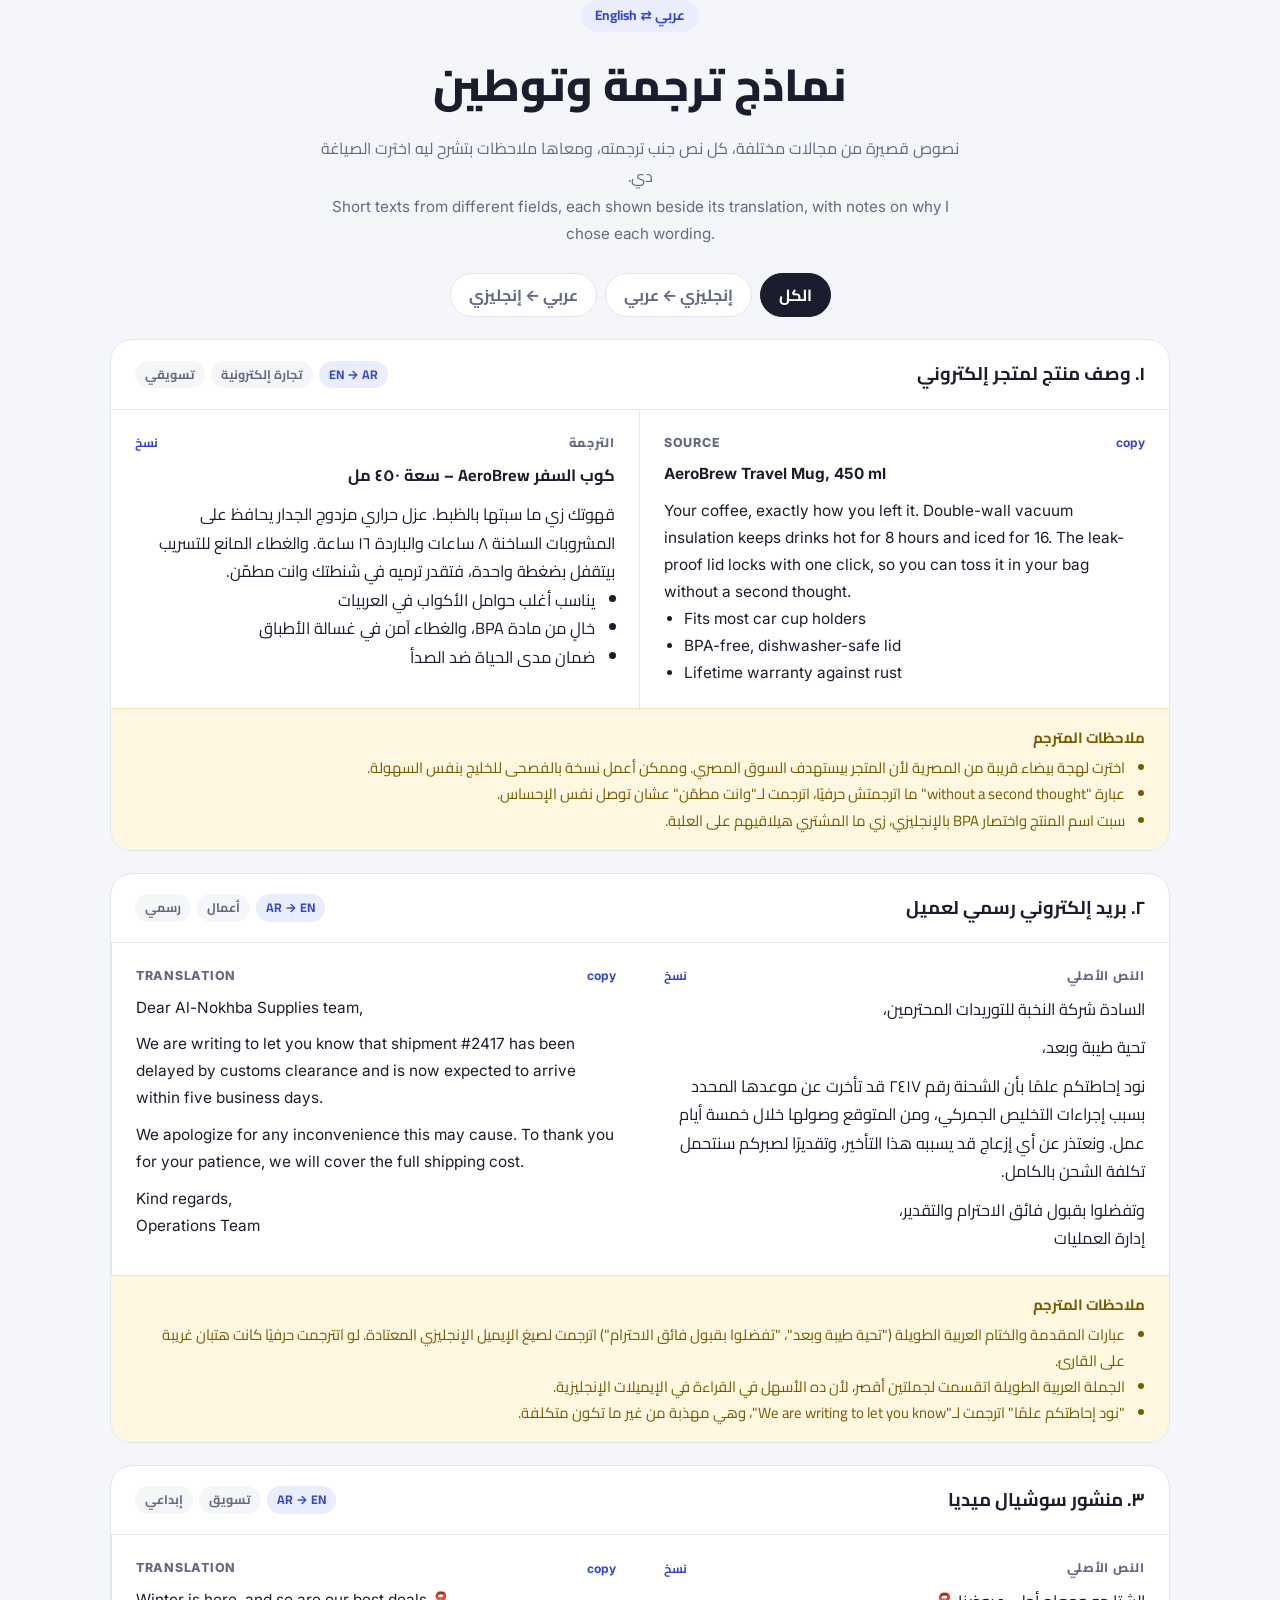
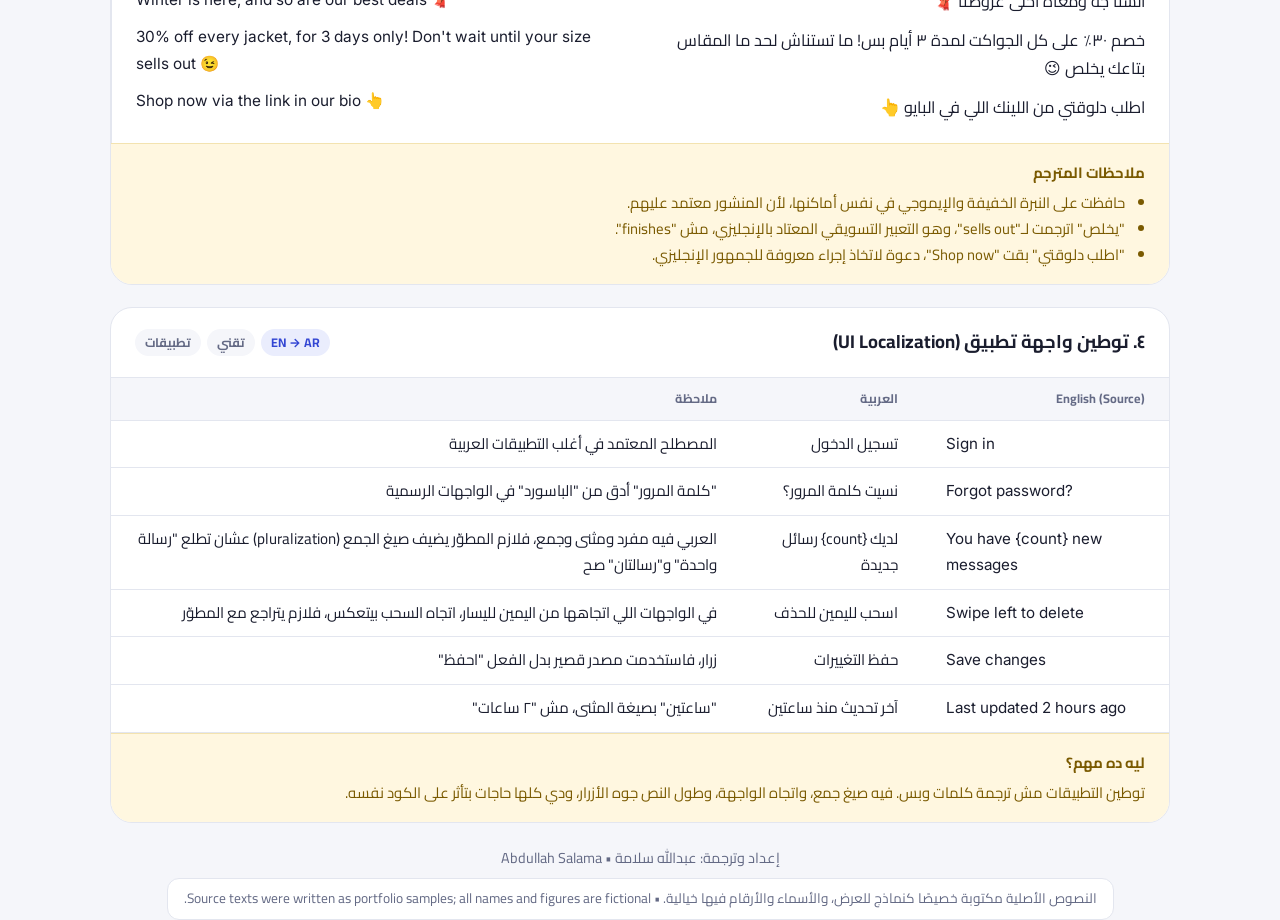
<file: projects/translation-samples/index.html>
<!doctype html>
<html lang="ar" dir="rtl">
<head>
<meta charset="utf-8">
<meta name="viewport" content="width=device-width, initial-scale=1">
<title>نماذج ترجمة | Translation Samples</title>
<meta name="description" content="Arabic ⇄ English translation and localization samples with translator notes — Abdullah Salama.">
<link rel="preconnect" href="https://fonts.googleapis.com">
<link rel="preconnect" href="https://fonts.gstatic.com" crossorigin>
<link href="https://fonts.googleapis.com/css2?family=Cairo:wght@400;600;800&family=Inter:wght@400;600;800&display=swap" rel="stylesheet">
<style>
:root{--bg:#f5f6fa;--surface:#fff;--ink:#1a1d2e;--muted:#646a85;--line:#e3e6ef;--brand:#3346d3;--brand-soft:#eaedfd;--note:#fff7e0;--note-ink:#7a5a00}
*{box-sizing:border-box;margin:0;padding:0}
body{font-family:"Cairo","Inter",system-ui,sans-serif;background:var(--bg);color:var(--ink);line-height:1.75}
.wrap{max-width:1100px;margin:0 auto;padding:0 20px}
header{padding:56px 0 30px;text-align:center}
.tag{display:inline-block;background:var(--brand-soft);color:var(--brand);padding:4px 14px;border-radius:999px;font-weight:700;font-size:.85rem}
h1{font-size:clamp(1.9rem,4.5vw,2.8rem);margin:14px 0 10px;font-weight:800}
.sub{color:var(--muted);max-width:640px;margin:0 auto}
.sub-en{font-family:"Inter",sans-serif;direction:ltr;display:block;margin-top:4px;font-size:.95rem}
.filters{display:flex;gap:8px;justify-content:center;flex-wrap:wrap;margin:26px 0 8px}
.filters button{font:inherit;font-weight:700;border:1px solid var(--line);background:var(--surface);padding:7px 18px;border-radius:999px;cursor:pointer;color:var(--muted)}
.filters button.on{background:var(--ink);color:#fff;border-color:var(--ink)}
.sample{background:var(--surface);border:1px solid var(--line);border-radius:22px;margin:22px 0;overflow:hidden}
.s-head{display:flex;justify-content:space-between;align-items:center;gap:14px;padding:18px 24px;border-bottom:1px solid var(--line);flex-wrap:wrap}
.s-head h2{font-size:1.15rem}
.chips{display:flex;gap:6px;flex-wrap:wrap}
.chip{font-size:.78rem;font-weight:700;padding:3px 10px;border-radius:999px;background:var(--bg);color:var(--muted)}
.chip.dir{background:var(--brand-soft);color:var(--brand)}
.pair{display:grid;grid-template-columns:1fr 1fr}
.col{padding:22px 24px}
.col+.col{border-inline-start:1px solid var(--line)}
.col .lbl{font-size:.78rem;font-weight:800;letter-spacing:.06em;color:var(--muted);text-transform:uppercase;margin-bottom:8px;display:flex;justify-content:space-between}
.col[lang=en]{font-family:"Inter",sans-serif;direction:ltr;text-align:left;font-size:.96rem}
.col[lang=ar]{direction:rtl;text-align:right;font-size:1.02rem}
.col p+p{margin-top:10px}
.col ul{padding-inline-start:20px}
.copy{font:inherit;font-size:.75rem;border:0;background:none;color:var(--brand);cursor:pointer;font-weight:700}
.notes{background:var(--note);color:var(--note-ink);padding:16px 24px;font-size:.93rem;border-top:1px solid #f3e3b0}
.notes b{display:block;margin-bottom:4px}
.notes li{margin-inline-start:20px}
.ui{display:grid;grid-template-columns:1fr 1fr;gap:0}
table{width:100%;border-collapse:collapse;font-size:.95rem}
td,th{padding:10px 24px;border-bottom:1px solid var(--line);vertical-align:top}
th{background:var(--bg);font-size:.78rem;color:var(--muted);text-align:start}
td.en{direction:ltr;text-align:left;font-family:"Inter",sans-serif}
footer{text-align:center;color:var(--muted);padding:30px 0 50px;font-size:.9rem}
footer .disc{display:inline-block;background:var(--surface);border:1px solid var(--line);padding:8px 16px;border-radius:12px;margin-top:8px;font-size:.85rem}
@media (max-width:760px){.pair{grid-template-columns:1fr}.col+.col{border-inline-start:0;border-top:1px solid var(--line)}td,th{padding:10px 14px}}
</style>
</head>
<body>
<header class="wrap">
  <span class="tag">عربي ⇄ English</span>
  <h1>نماذج ترجمة وتوطين</h1>
  <p class="sub">نصوص قصيرة من مجالات مختلفة، كل نص جنب ترجمته، ومعاها ملاحظات بتشرح ليه اخترت الصياغة دي.<span class="sub-en">Short texts from different fields, each shown beside its translation, with notes on why I chose each wording.</span></p>
  <div class="filters" id="filters">
    <button class="on" data-f="all">الكل</button>
    <button data-f="en-ar">إنجليزي ← عربي</button>
    <button data-f="ar-en">عربي ← إنجليزي</button>
  </div>
</header>

<main class="wrap" id="list">

<!-- 1 -->
<article class="sample" data-dir="en-ar">
  <div class="s-head"><h2>١. وصف منتج لمتجر إلكتروني</h2>
    <div class="chips"><span class="chip dir">EN → AR</span><span class="chip">تجارة إلكترونية</span><span class="chip">تسويقي</span></div></div>
  <div class="pair">
    <div class="col" lang="en"><div class="lbl">Source <button class="copy">copy</button></div>
      <p><strong>AeroBrew Travel Mug, 450 ml</strong></p>
      <p>Your coffee, exactly how you left it. Double-wall vacuum insulation keeps drinks hot for 8 hours and iced for 16. The leak-proof lid locks with one click, so you can toss it in your bag without a second thought.</p>
      <ul><li>Fits most car cup holders</li><li>BPA-free, dishwasher-safe lid</li><li>Lifetime warranty against rust</li></ul>
    </div>
    <div class="col" lang="ar"><div class="lbl">الترجمة <button class="copy">نسخ</button></div>
      <p><strong>كوب السفر AeroBrew – سعة ٤٥٠ مل</strong></p>
      <p>قهوتك زي ما سبتها بالظبط. عزل حراري مزدوج الجدار يحافظ على المشروبات الساخنة ٨ ساعات والباردة ١٦ ساعة. والغطاء المانع للتسريب بيتقفل بضغطة واحدة، فتقدر ترميه في شنطتك وانت مطمّن.</p>
      <ul><li>يناسب أغلب حوامل الأكواب في العربيات</li><li>خالٍ من مادة BPA، والغطاء آمن في غسالة الأطباق</li><li>ضمان مدى الحياة ضد الصدأ</li></ul>
    </div>
  </div>
  <div class="notes"><b>ملاحظات المترجم</b><ul>
    <li>اخترت لهجة بيضاء قريبة من المصرية لأن المتجر بيستهدف السوق المصري. وممكن أعمل نسخة بالفصحى للخليج بنفس السهولة.</li>
    <li>عبارة "without a second thought" ما اترجمتش حرفيًا، اترجمت لـ"وانت مطمّن" عشان توصل نفس الإحساس.</li>
    <li>سبت اسم المنتج واختصار BPA بالإنجليزي، زي ما المشتري هيلاقيهم على العلبة.</li></ul></div>
</article>

<!-- 2 -->
<article class="sample" data-dir="ar-en">
  <div class="s-head"><h2>٢. بريد إلكتروني رسمي لعميل</h2>
    <div class="chips"><span class="chip dir">AR → EN</span><span class="chip">أعمال</span><span class="chip">رسمي</span></div></div>
  <div class="pair">
    <div class="col" lang="ar"><div class="lbl">النص الأصلي <button class="copy">نسخ</button></div>
      <p>السادة شركة النخبة للتوريدات المحترمين،</p>
      <p>تحية طيبة وبعد،</p>
      <p>نود إحاطتكم علمًا بأن الشحنة رقم ٢٤١٧ قد تأخرت عن موعدها المحدد بسبب إجراءات التخليص الجمركي، ومن المتوقع وصولها خلال خمسة أيام عمل. ونعتذر عن أي إزعاج قد يسببه هذا التأخير، وتقديرًا لصبركم سنتحمل تكلفة الشحن بالكامل.</p>
      <p>وتفضلوا بقبول فائق الاحترام والتقدير،<br>إدارة العمليات</p>
    </div>
    <div class="col" lang="en"><div class="lbl">Translation <button class="copy">copy</button></div>
      <p>Dear Al-Nokhba Supplies team,</p>
      <p>We are writing to let you know that shipment #2417 has been delayed by customs clearance and is now expected to arrive within five business days.</p>
      <p>We apologize for any inconvenience this may cause. To thank you for your patience, we will cover the full shipping cost.</p>
      <p>Kind regards,<br>Operations Team</p>
    </div>
  </div>
  <div class="notes"><b>ملاحظات المترجم</b><ul>
    <li>عبارات المقدمة والختام العربية الطويلة ("تحية طيبة وبعد"، "تفضلوا بقبول فائق الاحترام") اترجمت لصيغ الإيميل الإنجليزي المعتادة. لو اتترجمت حرفيًا كانت هتبان غريبة على القارئ.</li>
    <li>الجملة العربية الطويلة اتقسمت لجملتين أقصر، لأن ده الأسهل في القراءة في الإيميلات الإنجليزية.</li>
    <li>"نود إحاطتكم علمًا" اترجمت لـ"We are writing to let you know"، وهي مهذبة من غير ما تكون متكلفة.</li></ul></div>
</article>

<!-- 3 -->
<article class="sample" data-dir="ar-en">
  <div class="s-head"><h2>٣. منشور سوشيال ميديا</h2>
    <div class="chips"><span class="chip dir">AR → EN</span><span class="chip">تسويق</span><span class="chip">إبداعي</span></div></div>
  <div class="pair">
    <div class="col" lang="ar"><div class="lbl">النص الأصلي <button class="copy">نسخ</button></div>
      <p>الشتا جه ومعاه أحلى عروضنا 🧣</p>
      <p>خصم ٣٠٪ على كل الجواكت لمدة ٣ أيام بس! ما تستناش لحد ما المقاس بتاعك يخلص 😉</p>
      <p>اطلب دلوقتي من اللينك اللي في البايو 👆</p>
    </div>
    <div class="col" lang="en"><div class="lbl">Translation <button class="copy">copy</button></div>
      <p>Winter is here, and so are our best deals 🧣</p>
      <p>30% off every jacket, for 3 days only! Don't wait until your size sells out 😉</p>
      <p>Shop now via the link in our bio 👆</p>
    </div>
  </div>
  <div class="notes"><b>ملاحظات المترجم</b><ul>
    <li>حافظت على النبرة الخفيفة والإيموجي في نفس أماكنها، لأن المنشور معتمد عليهم.</li>
    <li>"يخلص" اترجمت لـ"sells out"، وهو التعبير التسويقي المعتاد بالإنجليزي، مش "finishes".</li>
    <li>"اطلب دلوقتي" بقت "Shop now"، دعوة لاتخاذ إجراء معروفة للجمهور الإنجليزي.</li></ul></div>
</article>

<!-- 4 -->
<article class="sample" data-dir="en-ar">
  <div class="s-head"><h2>٤. توطين واجهة تطبيق (UI Localization)</h2>
    <div class="chips"><span class="chip dir">EN → AR</span><span class="chip">تقني</span><span class="chip">تطبيقات</span></div></div>
  <table>
    <thead><tr><th>English (Source)</th><th>العربية</th><th>ملاحظة</th></tr></thead>
    <tbody>
      <tr><td class="en">Sign in</td><td>تسجيل الدخول</td><td>المصطلح المعتمد في أغلب التطبيقات العربية</td></tr>
      <tr><td class="en">Forgot password?</td><td>نسيت كلمة المرور؟</td><td>"كلمة المرور" أدق من "الباسورد" في الواجهات الرسمية</td></tr>
      <tr><td class="en">You have {count} new messages</td><td>لديك {count} رسائل جديدة</td><td>العربي فيه مفرد ومثنى وجمع، فلازم المطوّر يضيف صيغ الجمع (pluralization) عشان تطلع "رسالة واحدة" و"رسالتان" صح</td></tr>
      <tr><td class="en">Swipe left to delete</td><td>اسحب لليمين للحذف</td><td>في الواجهات اللي اتجاهها من اليمين لليسار، اتجاه السحب بيتعكس، فلازم يتراجع مع المطوّر</td></tr>
      <tr><td class="en">Save changes</td><td>حفظ التغييرات</td><td>زرار، فاستخدمت مصدر قصير بدل الفعل "احفظ"</td></tr>
      <tr><td class="en">Last updated 2 hours ago</td><td>آخر تحديث منذ ساعتين</td><td>"ساعتين" بصيغة المثنى، مش "٢ ساعات"</td></tr>
    </tbody>
  </table>
  <div class="notes"><b>ليه ده مهم؟</b> توطين التطبيقات مش ترجمة كلمات وبس. فيه صيغ جمع، واتجاه الواجهة، وطول النص جوه الأزرار، ودي كلها حاجات بتأثر على الكود نفسه.</div>
</article>

</main>

<footer class="wrap">
  <div>إعداد وترجمة: عبدالله سلامة • Abdullah Salama</div>
  <div class="disc">النصوص الأصلية مكتوبة خصيصًا كنماذج للعرض، والأسماء والأرقام فيها خيالية. • Source texts were written as portfolio samples; all names and figures are fictional.</div>
</footer>

<script>
document.querySelectorAll("#filters button").forEach(b=>b.onclick=()=>{
  document.querySelectorAll("#filters button").forEach(x=>x.classList.toggle("on",x===b));
  document.querySelectorAll(".sample").forEach(s=>s.style.display=(b.dataset.f==="all"||s.dataset.dir===b.dataset.f)?"":"none");
});
document.querySelectorAll(".copy").forEach(btn=>btn.onclick=()=>{
  const col=btn.closest(".col");const t=[...col.children].slice(1).map(e=>e.innerText).join("\n");
  navigator.clipboard?.writeText(t);const o=btn.textContent;btn.textContent="✓";setTimeout(()=>btn.textContent=o,1200);
});
</script>
</body>
</html>
</file>
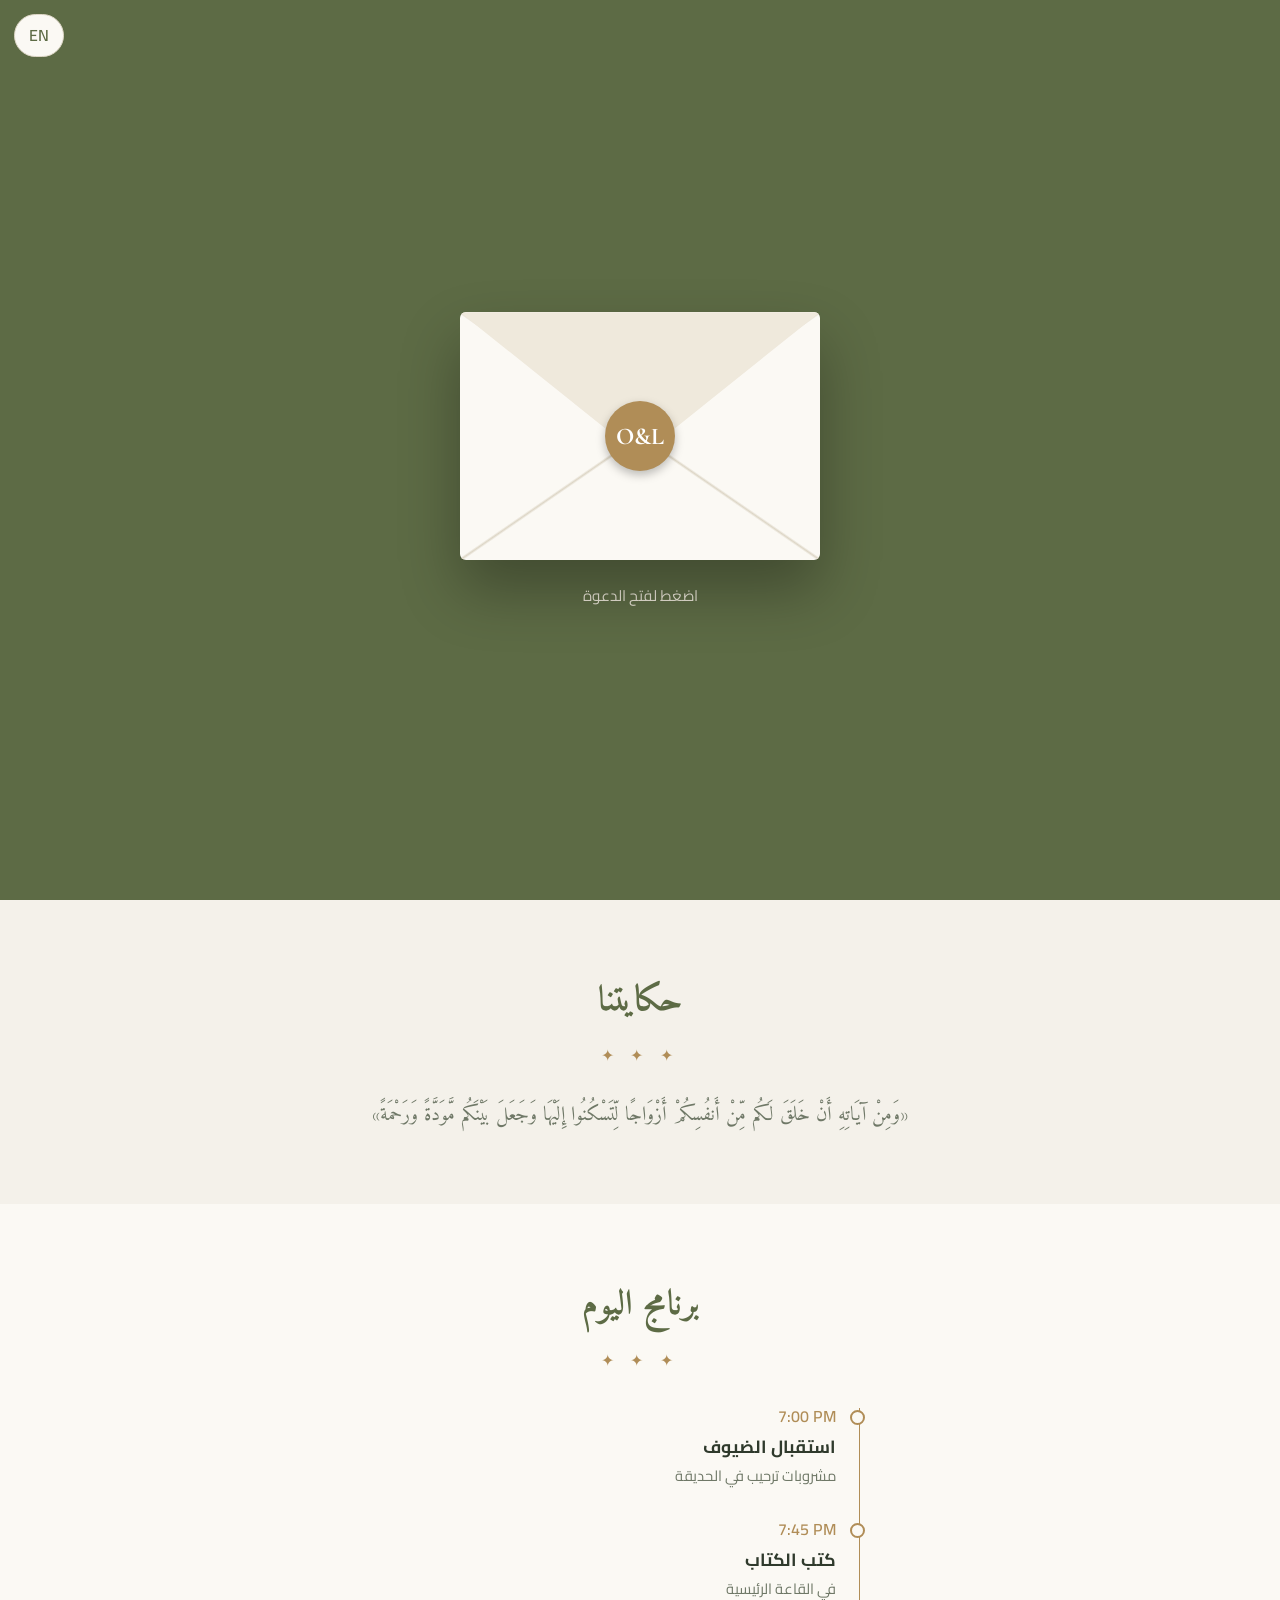
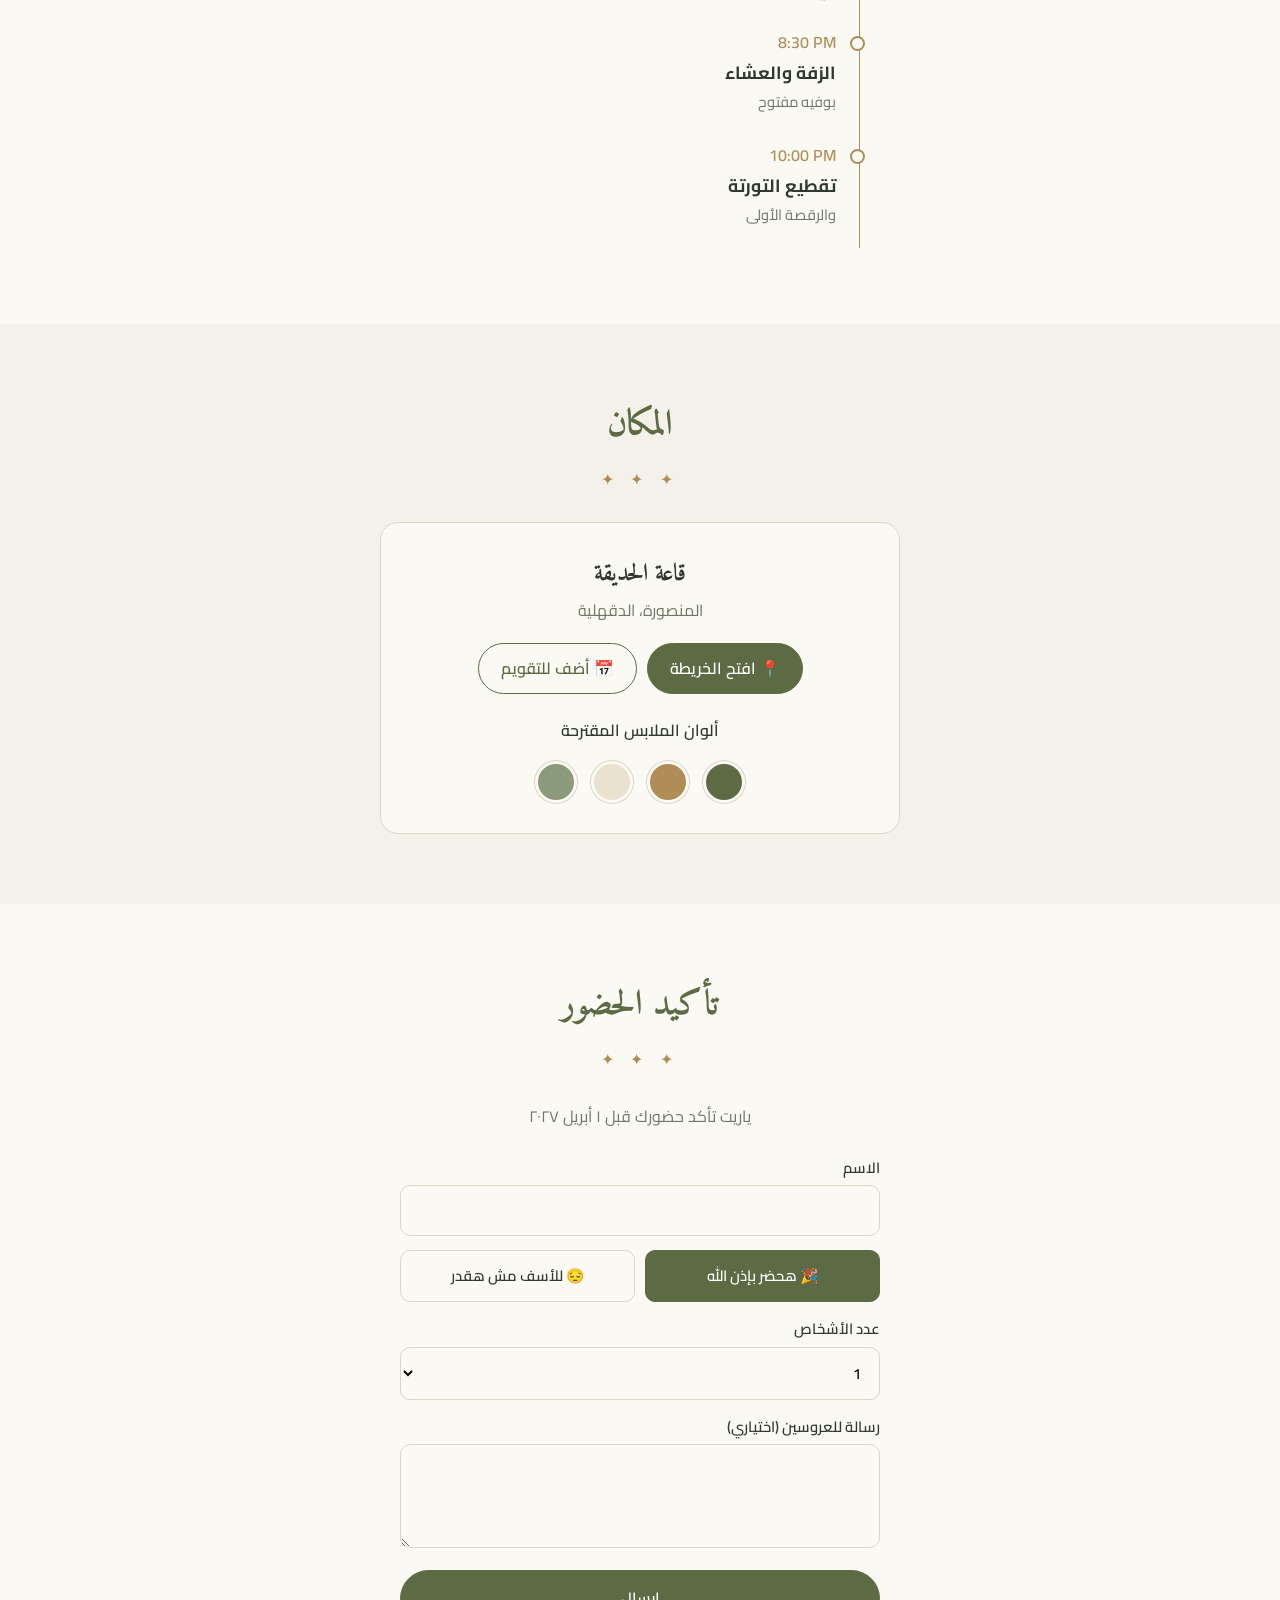
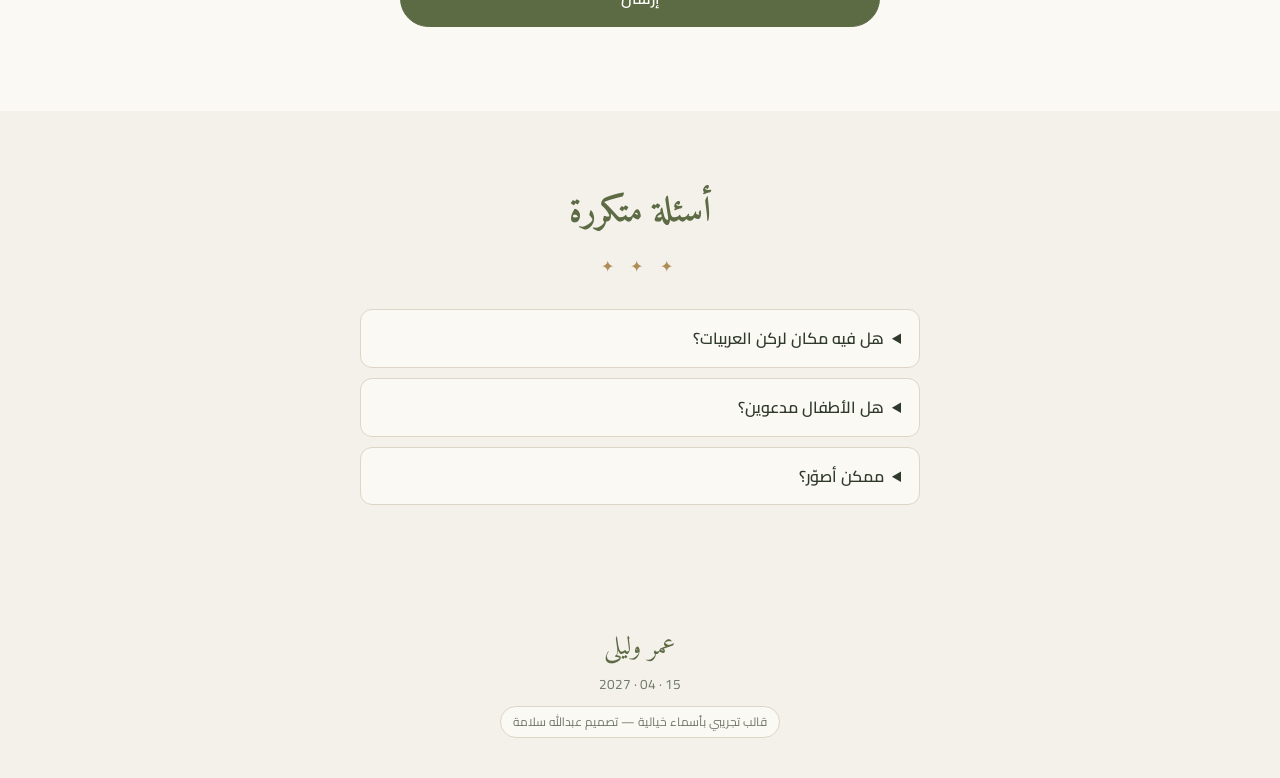
<file: projects/wedding-rsvp/index.html>
<!doctype html>
<html lang="ar" dir="rtl">
<head>
<meta charset="utf-8">
<meta name="viewport" content="width=device-width, initial-scale=1">
<title>عمر وليلى | Omar &amp; Layla</title>
<meta name="description" content="Bilingual wedding invitation template with RSVP, countdown, personalised guest link and add-to-calendar.">
<link rel="preconnect" href="https://fonts.googleapis.com">
<link rel="preconnect" href="https://fonts.gstatic.com" crossorigin>
<link href="https://fonts.googleapis.com/css2?family=Amiri:wght@400;700&family=Cormorant+Garamond:ital,wght@0,500;0,700;1,500&family=Cairo:wght@400;600&display=swap" rel="stylesheet">
<style>
:root{--bg:#f4f1ea;--paper:#fbf9f4;--ink:#2f3a2c;--muted:#6f7867;--olive:#5d6b45;--gold:#b08d57;--line:#ddd6c6}
*{box-sizing:border-box;margin:0;padding:0}
body{font-family:"Cairo",sans-serif;background:var(--bg);color:var(--ink);line-height:1.8;overflow-x:hidden}
html[lang=ar] .en,html[lang=en] .ar{display:none!important}
.disp{font-family:"Amiri",serif}
html[lang=en] .disp{font-family:"Cormorant Garamond",serif}
.wrap{max-width:760px;margin:0 auto;padding:0 20px}
.lang{position:fixed;top:14px;inset-inline-end:14px;z-index:30;font:inherit;font-weight:600;background:var(--paper);border:1px solid var(--line);border-radius:999px;padding:6px 14px;color:var(--olive);cursor:pointer}

/* envelope intro */
#intro{position:fixed;inset:0;z-index:20;background:var(--olive);display:grid;place-items:center;transition:opacity .9s,visibility .9s;padding:20px}
#intro.gone{opacity:0;visibility:hidden}
.env{width:min(360px,86vw);aspect-ratio:1.45;background:var(--paper);border-radius:6px;position:relative;box-shadow:0 30px 60px rgba(0,0,0,.3);cursor:pointer;overflow:hidden}
.env::before{content:"";position:absolute;inset:0;background:linear-gradient(to bottom right,transparent 49.5%,var(--line) 50%,transparent 50.5%),linear-gradient(to bottom left,transparent 49.5%,var(--line) 50%,transparent 50.5%)}
.flap{position:absolute;top:0;left:0;right:0;height:58%;background:#efe9dc;clip-path:polygon(0 0,100% 0,50% 100%);transform-origin:top;transition:transform .8s}
.env.open .flap{transform:rotateX(180deg)}
.seal{position:absolute;top:50%;left:50%;transform:translate(-50%,-50%);width:70px;height:70px;border-radius:50%;background:var(--gold);color:#fff;display:grid;place-items:center;font-family:"Cormorant Garamond",serif;font-size:1.5rem;font-weight:700;box-shadow:0 4px 10px rgba(0,0,0,.25)}
.tap{color:#e9e4d6;margin-top:22px;text-align:center;font-size:.95rem;animation:pulse 2s infinite}
@keyframes pulse{50%{opacity:.4}}
.dear{color:#fff;text-align:center;margin-bottom:22px;font-size:1.2rem}

/* hero */
.hero{min-height:100vh;display:grid;place-items:center;text-align:center;padding:80px 20px;position:relative}
.branch{width:140px;opacity:.8}
.pre{letter-spacing:.2em;color:var(--muted);font-size:.85rem;margin:16px 0}
.names{font-size:clamp(3rem,11vw,5.5rem);line-height:1.1;color:var(--olive)}
.amp{color:var(--gold);font-size:.6em;display:block}
.date{margin-top:20px;font-size:1.15rem;letter-spacing:.08em}
.guest{margin-top:16px;color:var(--gold);font-weight:600}

/* countdown */
.cd{display:flex;justify-content:center;gap:12px;margin-top:34px}
.cd div{background:var(--paper);border:1px solid var(--line);border-radius:12px;padding:12px 6px;min-width:72px}
.cd b{display:block;font-size:1.8rem;font-family:"Cormorant Garamond",serif;color:var(--olive)}
.cd span{font-size:.75rem;color:var(--muted)}
.done{margin-top:30px;font-size:1.3rem;color:var(--olive)}

section{padding:70px 0;text-align:center}
h2{font-size:2.2rem;color:var(--olive);margin-bottom:8px}
.orn{color:var(--gold);letter-spacing:.4em;margin-bottom:28px}
.quote{font-size:1.25rem;max-width:560px;margin:0 auto;color:var(--muted)}

/* timeline */
.tl{max-width:460px;margin:0 auto;text-align:start;position:relative;padding-inline-start:34px}
.tl::before{content:"";position:absolute;inset-inline-start:10px;top:6px;bottom:6px;width:1px;background:var(--gold)}
.tl li{list-style:none;position:relative;padding:0 0 26px}
.tl li::before{content:"";position:absolute;inset-inline-start:-29px;top:8px;width:11px;height:11px;border-radius:50%;background:var(--paper);border:2px solid var(--gold)}
.tl time{font-weight:600;color:var(--gold);direction:ltr;display:inline-block}
.tl h3{font-size:1.1rem}
.tl p{color:var(--muted);font-size:.92rem}

.venue{background:var(--paper);border:1px solid var(--line);border-radius:18px;padding:30px;max-width:520px;margin:0 auto}
.btns{display:flex;gap:10px;justify-content:center;flex-wrap:wrap;margin-top:18px}
.btn{font:inherit;font-weight:600;padding:10px 22px;border-radius:999px;border:1px solid var(--olive);background:transparent;color:var(--olive);cursor:pointer;text-decoration:none;display:inline-block}
.btn.solid{background:var(--olive);color:#fff}
.btn:hover{opacity:.85}

.dress{display:flex;justify-content:center;gap:14px;margin-top:16px}
.dress i{width:42px;height:42px;border-radius:50%;border:3px solid var(--paper);box-shadow:0 0 0 1px var(--line)}

/* rsvp */
form{max-width:480px;margin:0 auto;text-align:start;display:grid;gap:14px}
label{font-weight:600;font-size:.92rem}
input,select,textarea{font:inherit;width:100%;padding:11px 14px;border:1px solid var(--line);border-radius:10px;background:var(--paper);margin-top:4px}
.att{display:grid;grid-template-columns:1fr 1fr;gap:10px}
.att input{display:none}
.att label{border:1px solid var(--line);border-radius:10px;padding:12px;text-align:center;cursor:pointer;background:var(--paper);font-weight:600}
.att input:checked+label{background:var(--olive);color:#fff;border-color:var(--olive)}
.thanks{display:none;background:var(--paper);border:1px solid var(--gold);border-radius:14px;padding:22px;max-width:480px;margin:0 auto}
.count{margin-top:14px;font-size:.85rem;color:var(--muted)}

details{max-width:560px;margin:0 auto 10px;background:var(--paper);border:1px solid var(--line);border-radius:12px;padding:14px 18px;text-align:start}
summary{cursor:pointer;font-weight:600}
details p{color:var(--muted);margin-top:8px}

footer{padding:40px 20px;text-align:center;color:var(--muted);font-size:.85rem}
footer .names-s{font-size:1.6rem;color:var(--olive)}
.demo{display:inline-block;margin-top:10px;background:var(--paper);border:1px solid var(--line);padding:4px 12px;border-radius:999px;font-size:.75rem}

.rv{opacity:0;transform:translateY(20px);transition:1s}.rv.in{opacity:1;transform:none}
@media (max-width:480px){.cd div{min-width:62px}.cd b{font-size:1.4rem}}
</style>
</head>
<body>
<button class="lang" id="lang">EN</button>

<div id="intro">
  <div>
    <div class="dear" id="dear"></div>
    <div class="env" id="env"><div class="flap"></div><div class="seal">O&amp;L</div></div>
    <div class="tap"><span class="ar">اضغط لفتح الدعوة</span><span class="en">Tap to open your invitation</span></div>
  </div>
</div>

<header class="hero">
  <div>
    <svg class="branch" viewBox="0 0 140 40" fill="none" stroke="#5d6b45" stroke-width="1.4"><path d="M5 20h130"/><g fill="#5d6b45" stroke="none"><ellipse cx="30" cy="13" rx="7" ry="3" transform="rotate(-25 30 13)"/><ellipse cx="30" cy="27" rx="7" ry="3" transform="rotate(25 30 27)"/><ellipse cx="55" cy="13" rx="7" ry="3" transform="rotate(-25 55 13)"/><ellipse cx="55" cy="27" rx="7" ry="3" transform="rotate(25 55 27)"/><ellipse cx="85" cy="13" rx="7" ry="3" transform="rotate(25 85 13)"/><ellipse cx="85" cy="27" rx="7" ry="3" transform="rotate(-25 85 27)"/><ellipse cx="110" cy="13" rx="7" ry="3" transform="rotate(25 110 13)"/><ellipse cx="110" cy="27" rx="7" ry="3" transform="rotate(-25 110 27)"/></g><circle cx="70" cy="20" r="4" fill="#b08d57" stroke="none"/></svg>
    <p class="pre"><span class="ar">بكل الحب، ندعوكم لحضور حفل زفاف</span><span class="en">TOGETHER WITH THEIR FAMILIES</span></p>
    <h1 class="names disp"><span class="ar">عمر<span class="amp">و</span>ليلى</span><span class="en">Omar<span class="amp">&amp;</span>Layla</span></h1>
    <p class="date disp"><span class="ar">الخميس ١٥ أبريل ٢٠٢٧ • الساعة ٧ مساءً</span><span class="en">Thursday · 15 April 2027 · 7 PM</span></p>
    <p class="guest" id="guestLine"></p>
    <div class="cd" id="cd"></div>
  </div>
</header>

<section class="rv">
  <div class="wrap">
    <h2 class="disp"><span class="ar">حكايتنا</span><span class="en">Our story</span></h2>
    <div class="orn">✦ ✦ ✦</div>
    <p class="quote disp"><span class="ar">«وَمِنْ آيَاتِهِ أَنْ خَلَقَ لَكُم مِّنْ أَنفُسِكُمْ أَزْوَاجًا لِّتَسْكُنُوا إِلَيْهَا وَجَعَلَ بَيْنَكُم مَّوَدَّةً وَرَحْمَةً»</span><span class="en">"Two souls with but a single thought, two hearts that beat as one." We met in a library, argued over the last copy of a book, and have been sharing everything since.</span></p>
  </div>
</section>

<section class="rv" style="background:var(--paper)">
  <div class="wrap">
    <h2 class="disp"><span class="ar">برنامج اليوم</span><span class="en">The day</span></h2>
    <div class="orn">✦ ✦ ✦</div>
    <ul class="tl">
      <li><time>7:00 PM</time><h3><span class="ar">استقبال الضيوف</span><span class="en">Guest arrival</span></h3><p><span class="ar">مشروبات ترحيب في الحديقة</span><span class="en">Welcome drinks in the garden</span></p></li>
      <li><time>7:45 PM</time><h3><span class="ar">كتب الكتاب</span><span class="en">Ceremony</span></h3><p><span class="ar">في القاعة الرئيسية</span><span class="en">In the main hall</span></p></li>
      <li><time>8:30 PM</time><h3><span class="ar">الزفة والعشاء</span><span class="en">Zaffa &amp; dinner</span></h3><p><span class="ar">بوفيه مفتوح</span><span class="en">Open buffet</span></p></li>
      <li><time>10:00 PM</time><h3><span class="ar">تقطيع التورتة</span><span class="en">Cake cutting</span></h3><p><span class="ar">والرقصة الأولى</span><span class="en">And the first dance</span></p></li>
    </ul>
  </div>
</section>

<section class="rv">
  <div class="wrap">
    <h2 class="disp"><span class="ar">المكان</span><span class="en">Venue</span></h2>
    <div class="orn">✦ ✦ ✦</div>
    <div class="venue">
      <h3 class="disp" style="font-size:1.5rem"><span class="ar">قاعة الحديقة</span><span class="en">The Garden Hall</span></h3>
      <p style="color:var(--muted)"><span class="ar">المنصورة، الدقهلية</span><span class="en">Mansoura, Egypt</span></p>
      <div class="btns">
        <a class="btn solid" href="https://www.google.com/maps/search/?api=1&amp;query=Mansoura%2C%20Egypt" target="_blank" rel="noopener"><span class="ar">📍 افتح الخريطة</span><span class="en">📍 Open map</span></a>
        <button class="btn" id="ics"><span class="ar">📅 أضف للتقويم</span><span class="en">📅 Add to calendar</span></button>
      </div>
      <p style="margin-top:22px;font-weight:600"><span class="ar">ألوان الملابس المقترحة</span><span class="en">Suggested dress colours</span></p>
      <div class="dress"><i style="background:#5d6b45"></i><i style="background:#b08d57"></i><i style="background:#e9e2d0"></i><i style="background:#8a9a7b"></i></div>
    </div>
  </div>
</section>

<section class="rv" id="rsvp" style="background:var(--paper)">
  <div class="wrap">
    <h2 class="disp"><span class="ar">تأكيد الحضور</span><span class="en">RSVP</span></h2>
    <div class="orn">✦ ✦ ✦</div>
    <p style="color:var(--muted);margin-bottom:24px"><span class="ar">ياريت تأكد حضورك قبل ١ أبريل ٢٠٢٧</span><span class="en">Kindly reply by 1 April 2027</span></p>
    <form id="form">
      <label><span class="ar">الاسم</span><span class="en">Full name</span><input id="fname" required></label>
      <div class="att">
        <input type="radio" name="a" id="yes" value="yes" checked><label for="yes"><span class="ar">🎉 هحضر بإذن الله</span><span class="en">🎉 Joyfully accept</span></label>
        <input type="radio" name="a" id="no" value="no"><label for="no"><span class="ar">😔 للأسف مش هقدر</span><span class="en">😔 Regretfully decline</span></label>
      </div>
      <label id="gWrap"><span class="ar">عدد الأشخاص</span><span class="en">Number of guests</span>
        <select id="guests"><option>1</option><option>2</option><option>3</option><option>4</option></select></label>
      <label><span class="ar">رسالة للعروسين (اختياري)</span><span class="en">A note for the couple (optional)</span><textarea id="msg" rows="3"></textarea></label>
      <button class="btn solid" style="padding:13px"><span class="ar">إرسال</span><span class="en">Send RSVP</span></button>
    </form>
    <div class="thanks" id="thanks"></div>
    <p class="count" id="count"></p>
  </div>
</section>

<section class="rv">
  <div class="wrap">
    <h2 class="disp"><span class="ar">أسئلة متكررة</span><span class="en">FAQ</span></h2>
    <div class="orn">✦ ✦ ✦</div>
    <details><summary><span class="ar">هل فيه مكان لركن العربيات؟</span><span class="en">Is there parking?</span></summary><p><span class="ar">أيوه، فيه جراج مجاني جنب القاعة.</span><span class="en">Yes, free parking is available next to the hall.</span></p></details>
    <details><summary><span class="ar">هل الأطفال مدعوين؟</span><span class="en">Are children welcome?</span></summary><p><span class="ar">أكيد! بس ياريت تكتب عددهم في تأكيد الحضور.</span><span class="en">Of course! Please include them in your guest count.</span></p></details>
    <details><summary><span class="ar">ممكن أصوّر؟</span><span class="en">Can I take photos?</span></summary><p><span class="ar">طبعًا، وشاركونا الصور بهاشتاج ‎#OmarAndLayla</span><span class="en">Absolutely, share them with #OmarAndLayla</span></p></details>
  </div>
</section>

<footer>
  <div class="names-s disp"><span class="ar">عمر وليلى</span><span class="en">Omar &amp; Layla</span></div>
  <div>15 · 04 · 2027</div>
  <span class="demo"><span class="ar">قالب تجريبي بأسماء خيالية — تصميم عبدالله سلامة</span><span class="en">Demo template with fictional names — by Abdullah Salama</span></span>
</footer>

<script>
const $=s=>document.querySelector(s);
const WED=new Date("2027-04-15T19:00:00+02:00");
let lang="ar";
const guest=new URLSearchParams(location.search).get("guest");
const T=(a,e)=>lang==="ar"?a:e;
function esc(s){return s.replace(/[&<>"']/g,c=>({"&":"&amp;","<":"&lt;",">":"&gt;",'"':"&quot;","'":"&#39;"}[c]))}

function personal(){
  $("#dear").innerHTML=guest?T(`أهلاً ${esc(guest)} 🤍`,`Dear ${esc(guest)} 🤍`):"";
  $("#guestLine").innerHTML=guest?T(`يسعدنا وجودك معانا يا ${esc(guest)}`,`We'd love to celebrate with you, ${esc(guest)}`):"";
  if(guest&&!$("#fname").value)$("#fname").value=guest;
}
function tick(){
  const d=WED-new Date();
  if(d<=0){$("#cd").outerHTML=`<p class="done disp" id="cd">${T("الحمد لله، تم الفرح 💍 شكرًا لكل اللي شاركونا","We said yes 💍 Thank you for celebrating with us")}</p>`;return;}
  const u=[[Math.floor(d/864e5),T("يوم","days")],[Math.floor(d/36e5)%24,T("ساعة","hours")],[Math.floor(d/6e4)%60,T("دقيقة","min")],[Math.floor(d/1e3)%60,T("ثانية","sec")]];
  $("#cd").innerHTML=u.map(x=>`<div><b>${x[0]}</b><span>${x[1]}</span></div>`).join("");
}
function count(){
  let list=[];try{list=JSON.parse(localStorage.getItem("rsvps")||"[]")}catch(e){}
  const n=list.filter(r=>r.a==="yes").reduce((s,r)=>s+ +r.g,0);
  $("#count").textContent=list.length?T(`ردود محفوظة على الجهاز ده: ${list.length} • حضور متوقع: ${n}`,`RSVPs saved on this device: ${list.length} • expected guests: ${n}`):"";
}
function setLang(l){lang=l;document.documentElement.lang=l;document.documentElement.dir=l==="ar"?"rtl":"ltr";$("#lang").textContent=l==="ar"?"EN":"عربي";personal();tick();count();}

$("#env").onclick=()=>{$("#env").classList.add("open");setTimeout(()=>$("#intro").classList.add("gone"),700)};
$("#lang").onclick=()=>setLang(lang==="ar"?"en":"ar");
document.querySelectorAll("[name=a]").forEach(r=>r.onchange=()=>$("#gWrap").style.display=$("#no").checked?"none":"");
$("#form").onsubmit=e=>{
  e.preventDefault();
  const r={n:$("#fname").value.trim(),a:$("#yes").checked?"yes":"no",g:$("#yes").checked?$("#guests").value:0,m:$("#msg").value,t:Date.now()};
  try{const l=JSON.parse(localStorage.getItem("rsvps")||"[]");l.push(r);localStorage.setItem("rsvps",JSON.stringify(l))}catch(err){}
  $("#form").style.display="none";const th=$("#thanks");th.style.display="block";
  th.innerHTML=r.a==="yes"?T(`<h3 class="disp" style="font-size:1.6rem">شكرًا يا ${esc(r.n)}! 🎉</h3><p>مستنيينك ومعاك ${r.g} ${r.g>1?"أشخاص":"شخص"}.</p>`,`<h3 class="disp" style="font-size:1.6rem">Thank you, ${esc(r.n)}! 🎉</h3><p>We can't wait to see you (party of ${r.g}).</p>`)
    :T(`<h3 class="disp" style="font-size:1.6rem">هتوحشنا يا ${esc(r.n)} 🤍</h3><p>شكرًا إنك بلّغتنا.</p>`,`<h3 class="disp" style="font-size:1.6rem">We'll miss you, ${esc(r.n)} 🤍</h3><p>Thank you for letting us know.</p>`);
  count();
};
$("#ics").onclick=()=>{
  const ics=["BEGIN:VCALENDAR","VERSION:2.0","PRODID:-//wedding//EN","BEGIN:VEVENT","UID:omar-layla-2027@invite","DTSTAMP:20261116T000000Z","DTSTART:20270415T170000Z","DTEND:20270415T220000Z","SUMMARY:Omar & Layla's Wedding","LOCATION:The Garden Hall\\, Mansoura","END:VEVENT","END:VCALENDAR"].join("\r\n");
  const a=document.createElement("a");a.href=URL.createObjectURL(new Blob([ics],{type:"text/calendar"}));a.download="omar-layla-wedding.ics";a.click();
};
const io=new IntersectionObserver(es=>es.forEach(e=>{if(e.isIntersecting){e.target.classList.add("in");io.unobserve(e.target)}}),{threshold:.12});
document.querySelectorAll(".rv").forEach(el=>io.observe(el));
if(new URLSearchParams(location.search).has("open"))$("#intro").classList.add("gone");
setLang("ar");setInterval(tick,1000);
</script>
</body>
</html>
</file>
<file: projects/3d-print-landing/assets/css/style.css>
/* ==========================================================
   Tabqa 3D Studio — landing page
   Structure: tokens → base → layout → components → sections → motion → responsive
   ========================================================== */

/* ---------- tokens ---------- */
:root {
  --paper: #f3f1ec;
  --paper-2: #e9e6df;
  --ink: #141414;
  --ink-2: #3a3a38;
  --muted: #6d6b66;
  --line: #d6d2c8;
  --accent: #ff5b1f;
  --accent-ink: #c2410c;
  --dark: #141414;
  --dark-2: #1f1f1e;

  --font: "IBM Plex Sans Arabic", system-ui, sans-serif;
  --mono: "IBM Plex Mono", ui-monospace, monospace;

  --radius: 14px;
  --radius-sm: 8px;
  --container: 1180px;
  --ease: cubic-bezier(.2, .7, .2, 1);
  --nav-h: 68px;
}

/* ---------- base ---------- */
*, *::before, *::after { box-sizing: border-box; }
* { margin: 0; }
html { scroll-behavior: smooth; scroll-padding-top: var(--nav-h); -webkit-text-size-adjust: 100%; }
body {
  font-family: var(--font);
  background: var(--paper);
  color: var(--ink);
  line-height: 1.75;
  font-size: 1rem;
  -webkit-font-smoothing: antialiased;
  overflow-x: hidden;
}
img, svg { display: block; max-width: 100%; }
a { color: inherit; text-decoration: none; }
button, input, select, textarea { font: inherit; color: inherit; }
ul, ol { padding: 0; list-style: none; }
h1, h2, h3 { line-height: 1.25; font-weight: 700; letter-spacing: -.01em; }
::selection { background: var(--accent); color: #fff; }
:focus-visible { outline: 2px solid var(--accent); outline-offset: 3px; border-radius: 4px; }

/* Arabic glyphs inside .mono fall back to the Arabic face; no letter-spacing so Arabic letters stay joined */
.mono { font-family: var(--mono), var(--font); font-feature-settings: "zero" 1; letter-spacing: 0; }
.container { width: min(100% - 32px, var(--container)); margin-inline: auto; }
.skip { position: absolute; inset-inline-start: 16px; top: -60px; background: var(--ink); color: #fff; padding: 8px 14px; border-radius: 6px; z-index: 100; }
.skip:focus { top: 12px; }

/* ---------- buttons ---------- */
.btn {
  display: inline-flex; align-items: center; justify-content: center; gap: 10px;
  height: 52px; padding: 0 26px; border-radius: 999px;
  font-weight: 600; border: 1.5px solid transparent; cursor: pointer;
  transition: background .25s var(--ease), color .25s var(--ease), border-color .25s var(--ease), transform .25s var(--ease);
}
.btn svg { width: 18px; height: 18px; fill: none; stroke: currentColor; stroke-width: 2; stroke-linecap: round; stroke-linejoin: round; transition: transform .25s var(--ease); }
.btn:hover svg { transform: translateX(-4px); }
.btn--sm { height: 42px; padding: 0 20px; font-size: .94rem; }
.btn--accent { background: var(--accent); color: #fff; }
.btn--accent:hover { background: var(--accent-ink); }
.btn--dark { background: var(--ink); color: var(--paper); }
.btn--dark:hover { background: var(--accent); }
.btn--line { border-color: var(--ink); }
.btn--line:hover { background: var(--ink); color: var(--paper); }
.btn--block { width: 100%; }
.btn:active { transform: scale(.98); }
.link { color: var(--accent-ink); border-bottom: 1px solid currentColor; }

/* ---------- nav ---------- */
.nav {
  position: sticky; top: 0; z-index: 50; height: var(--nav-h);
  background: color-mix(in srgb, var(--paper) 86%, transparent);
  backdrop-filter: saturate(1.4) blur(10px);
  border-bottom: 1px solid transparent;
  transition: border-color .3s;
}
.nav.is-scrolled { border-color: var(--line); }
.nav__inner { height: 100%; display: flex; align-items: center; gap: 32px; }
.brand { display: inline-flex; align-items: center; gap: 10px; }
.brand__mark { width: 32px; height: 32px; }
.brand__mark rect { fill: var(--ink); }
.brand__mark path { stroke: var(--accent); stroke-width: 2.4; stroke-linecap: round; fill: none; }
.brand__name { font-weight: 700; font-size: 1.25rem; }
.brand__tag { font-size: .66rem; color: var(--muted); border: 1px solid var(--line); padding: 1px 6px; border-radius: 4px; }
.nav__links { display: flex; gap: 28px; margin-inline-start: auto; font-weight: 500; color: var(--ink-2); }
.nav__links a { position: relative; padding: 4px 0; }
.nav__links a::after { content: ""; position: absolute; inset-inline: 0; bottom: -2px; height: 1.5px; background: var(--accent); transform: scaleX(0); transform-origin: right; transition: transform .3s var(--ease); }
.nav__links a:hover::after, .nav__links a.is-active::after { transform: scaleX(1); }
.nav__toggle { display: none; width: 42px; height: 42px; border: 1px solid var(--line); background: transparent; border-radius: 10px; cursor: pointer; position: relative; }
.nav__toggle span { position: absolute; left: 11px; right: 11px; height: 1.5px; background: var(--ink); transition: transform .3s var(--ease), top .3s var(--ease); }
.nav__toggle span:first-child { top: 16px; }
.nav__toggle span:last-child { top: 24px; }
.nav.is-open .nav__toggle span:first-child { top: 20px; transform: rotate(45deg); }
.nav.is-open .nav__toggle span:last-child { top: 20px; transform: rotate(-45deg); }

/* ---------- hero ---------- */
.hero {
  position: relative; padding: 56px 0 72px;
  background-image:
    linear-gradient(var(--paper-2) 1px, transparent 1px),
    linear-gradient(90deg, var(--paper-2) 1px, transparent 1px);
  background-size: 32px 32px;
  background-position: center top;
}
.hero::after { content: ""; position: absolute; inset: 0; background: radial-gradient(ellipse 70% 60% at 30% 40%, transparent 30%, var(--paper) 85%); pointer-events: none; }
.hero__grid { position: relative; z-index: 1; display: grid; grid-template-columns: 1.05fr .95fr; gap: 56px; align-items: center; }
.eyebrow { display: inline-flex; align-items: center; gap: 8px; font-size: .8rem; color: var(--ink-2); background: var(--paper); border: 1px solid var(--line); padding: 4px 12px; border-radius: 999px; }
.dot { width: 7px; height: 7px; border-radius: 50%; background: #1f9d55; box-shadow: 0 0 0 0 rgba(31,157,85,.5); animation: ping 2s infinite; }
@keyframes ping { 70% { box-shadow: 0 0 0 7px rgba(31,157,85,0); } 100% { box-shadow: 0 0 0 0 rgba(31,157,85,0); } }
.hero__title { font-size: clamp(2.3rem, 5.4vw, 4rem); margin: 22px 0 18px; line-height: 1.18; }
.hl {
  white-space: nowrap; padding-inline: 4px;
  background: linear-gradient(rgba(255,91,31,.85), rgba(255,91,31,.85)) no-repeat right 0 bottom .12em / 100% .32em;
  animation: underline 1s .6s var(--ease) both;
}
@keyframes underline { from { background-size: 0 .32em; } }
.hero__lead { color: var(--ink-2); font-size: 1.12rem; max-width: 34em; }
.hero__actions { display: flex; gap: 12px; flex-wrap: wrap; margin-top: 30px; }
.hero__specs { display: grid; grid-template-columns: repeat(3, auto); justify-content: start; gap: 34px; margin-top: 42px; padding-top: 22px; border-top: 1px solid var(--line); }
.hero__specs dt { font-size: .8rem; color: var(--muted); }
.hero__specs dd { font-weight: 600; font-size: 1.05rem; margin: 0; }

/* printer illustration */
.printer { position: relative; background: var(--paper); border: 1px solid var(--line); border-radius: 20px; padding: 18px 18px 14px; box-shadow: 0 1px 0 #fff inset, 0 30px 60px -30px rgba(20,20,20,.25); }
.printer__readout { display: flex; justify-content: space-between; font-size: .74rem; color: var(--muted); direction: ltr; padding: 0 4px 8px; border-bottom: 1px dashed var(--line); }
.printer__svg { width: 100%; height: auto; }
.frame rect { fill: var(--ink); }
.bed { fill: var(--ink-2); }
.bed__base { fill: var(--paper-2); }
.rail { fill: #2b2b2a; }
.head { fill: var(--ink); }
.head__vent { fill: #3c3c3a; }
.nozzle { fill: #8a8781; }
.nozzle__glow { fill: var(--accent); filter: drop-shadow(0 0 4px var(--accent)); }
.ghost { fill: none; stroke: var(--ink); stroke-opacity: .22; stroke-dasharray: 4 5; }
.spool circle { fill: none; stroke: var(--ink); stroke-width: 6; }
.spool .spool__hub { stroke-width: 3; }
.filament { fill: none; stroke: var(--accent); stroke-width: 2; }
.printer__cap { display: flex; align-items: center; gap: 12px; direction: ltr; font-size: .78rem; color: var(--ink-2); padding: 8px 4px 0; }
.printer__cap #pct { min-width: 3.2em; }
.bar { flex: 1; height: 4px; background: var(--paper-2); border-radius: 4px; overflow: hidden; }
.bar i { display: block; height: 100%; width: 0; background: var(--accent); }

/* ---------- strip ---------- */
.strip { background: var(--ink); color: var(--paper); overflow: hidden; padding: 16px 0; }
.strip__track { display: flex; gap: 28px; width: max-content; font-size: .92rem; animation: marquee 38s linear infinite; }
.strip__track i { color: var(--accent); font-style: normal; }
@keyframes marquee { to { transform: translateX(50%); } }

/* ---------- sections ---------- */
.section { padding: 104px 0; }
.section--alt { background: var(--paper-2); }
.sec-head { max-width: 640px; margin-bottom: 52px; }
.sec-head--row { max-width: none; display: flex; justify-content: space-between; align-items: end; gap: 24px; }
.sec-head--row .sec-head__lead { max-width: 320px; }
.label { font-size: .78rem; color: var(--accent-ink); margin-bottom: 12px; }
.label--light { color: var(--accent); }
.sec-head h2 { font-size: clamp(1.8rem, 3.6vw, 2.6rem); }
.sec-head__lead { color: var(--ink-2); margin-top: 14px; font-size: 1.05rem; }

/* service */
.tech { display: grid; grid-template-columns: 1fr 1fr; gap: 20px; }
.tech__card { background: #fff; border: 1px solid var(--line); border-radius: var(--radius); padding: 32px; display: flex; flex-direction: column; gap: 26px; transition: transform .35s var(--ease), box-shadow .35s var(--ease); }
.tech__card:hover { transform: translateY(-4px); box-shadow: 0 24px 40px -28px rgba(20,20,20,.35); }
.tech__card h3 { font-size: 1.35rem; display: flex; align-items: baseline; gap: 10px; }
.tech__card h3 .mono { font-size: .8rem; font-weight: 500; color: var(--accent-ink); border: 1px solid currentColor; border-radius: 4px; padding: 0 6px; }
.tech__card p { color: var(--ink-2); margin-top: 8px; }
.tech__card--dark { background: var(--dark); color: var(--paper); border-color: var(--dark); }
.tech__card--dark p { color: #bdbab3; }
.tech__card--dark h3 .mono { color: var(--accent); }
.spec li { display: flex; justify-content: space-between; gap: 12px; padding: 11px 0; border-top: 1px solid var(--line); font-size: .95rem; }
.tech__card--dark .spec li { border-color: #333331; }
.spec span { color: var(--muted); }
.tech__card--dark .spec span { color: #9a978f; }
.spec b { font-weight: 600; }
.perks { display: grid; grid-template-columns: repeat(3, 1fr); gap: 20px; margin-top: 40px; }
.perks li { display: flex; gap: 14px; align-items: flex-start; }
.perks svg { flex: none; width: 40px; height: 40px; padding: 9px; border-radius: 10px; background: var(--paper-2); fill: none; stroke: var(--ink); stroke-width: 1.8; stroke-linecap: round; stroke-linejoin: round; }
.perks b { display: block; }
.perks span { color: var(--muted); font-size: .93rem; }

/* work */
.work { display: grid; grid-template-columns: repeat(4, 1fr); gap: 18px; }
.work__item { background: var(--paper); border: 1px solid var(--line); border-radius: var(--radius); overflow: hidden; transition: transform .35s var(--ease); }
.work__item:hover { transform: translateY(-4px); }
.work__art {
  aspect-ratio: 5 / 4; display: grid; place-items: center; padding: 16px;
  background-image: linear-gradient(var(--paper-2) 1px, transparent 1px), linear-gradient(90deg, var(--paper-2) 1px, transparent 1px);
  background-size: 16px 16px; border-bottom: 1px solid var(--line);
}
.work__art svg { width: 100%; height: 100%; }
.draw path, .draw circle, .draw rect { fill: none; stroke: var(--ink); stroke-width: 1.6; stroke-linejoin: round; stroke-linecap: round; }
.work__item:hover .draw path, .work__item:hover .draw circle, .work__item:hover .draw rect { stroke: var(--accent-ink); }
.dim path { fill: none; stroke: var(--accent); stroke-width: 1; }
.dim__t { font: 500 9px var(--mono); fill: var(--accent-ink); text-anchor: middle; }
.work__item figcaption { display: flex; justify-content: space-between; align-items: center; gap: 8px; padding: 14px 16px; }
.work__item figcaption .mono { font-size: .68rem; color: var(--muted); }

/* steps */
.steps { display: grid; grid-template-columns: repeat(4, 1fr); gap: 0; position: relative; counter-reset: s; }
.steps::before { content: ""; position: absolute; top: 22px; inset-inline: 0; height: 1px; background: var(--line); }
.steps::after { content: ""; position: absolute; top: 22px; inset-inline-start: 0; height: 1px; width: calc(var(--progress, 0) * 100%); background: var(--accent); transition: width 1.4s var(--ease); }
.step { position: relative; padding-inline-end: 28px; }
.step__n { position: relative; z-index: 1; display: inline-grid; place-items: center; width: 44px; height: 44px; border-radius: 50%; background: var(--paper); border: 1px solid var(--ink); font-size: .85rem; margin-bottom: 22px; transition: background .4s, color .4s, border-color .4s; }
.step.is-in .step__n { background: var(--ink); color: var(--paper); }
.step h3 { font-size: 1.15rem; margin-bottom: 6px; }
.step p { color: var(--ink-2); font-size: .96rem; }

/* faq */
.faq { display: grid; grid-template-columns: .8fr 1.2fr; gap: 56px; align-items: start; }
.faq .sec-head { margin-bottom: 0; position: sticky; top: calc(var(--nav-h) + 24px); }
.faq__list details { border-bottom: 1px solid var(--line); }
.faq__list details:first-child { border-top: 1px solid var(--line); }
.faq__list summary { list-style: none; cursor: pointer; padding: 22px 0; font-weight: 600; font-size: 1.05rem; display: flex; justify-content: space-between; gap: 20px; align-items: center; }
.faq__list summary::-webkit-details-marker { display: none; }
.faq__list summary::after { content: "+"; font: 400 1.5rem/1 var(--mono); color: var(--muted); transition: transform .3s var(--ease); }
.faq__list details[open] summary::after { transform: rotate(45deg); color: var(--accent); }
.faq__list details p { color: var(--ink-2); padding-bottom: 22px; max-width: 46em; }

/* contact */
.contact { background: var(--dark); color: var(--paper); }
.contact__grid { display: grid; grid-template-columns: 1fr 1fr; gap: 64px; align-items: start; }
.contact h2 { font-size: clamp(2rem, 4vw, 3rem); }
.contact__info > p { color: #bdbab3; margin-top: 10px; font-size: 1.05rem; }
.channels { margin-top: 36px; display: grid; gap: 4px; }
.channel { display: flex; align-items: center; gap: 16px; padding: 16px 0; border-top: 1px solid #2e2e2c; }
a.channel:hover b { color: var(--accent); }
.channel svg { width: 22px; height: 22px; fill: none; stroke: var(--accent); stroke-width: 1.8; stroke-linecap: round; stroke-linejoin: round; flex: none; }
.channel b { display: block; font-weight: 600; transition: color .2s; }
.channel small { color: #9a978f; font-size: .88rem; }
.form { background: var(--dark-2); border: 1px solid #2e2e2c; border-radius: 18px; padding: 28px; display: grid; gap: 18px; }
.field { display: grid; gap: 6px; border: 0; padding: 0; min-width: 0; }
.field label, .field legend { font-size: .88rem; color: #bdbab3; padding: 0; }
.field input, .field select, .field textarea {
  width: 100%; background: var(--dark); border: 1px solid #343432; border-radius: 10px; padding: 12px 14px; color: var(--paper);
  transition: border-color .2s, box-shadow .2s; resize: vertical;
}
.field input:focus, .field select:focus, .field textarea:focus { outline: none; border-color: var(--accent); box-shadow: 0 0 0 3px rgba(255,91,31,.18); }
.field .is-invalid { border-color: #e5484d; }
.field textarea::placeholder { color: #6e6c66; }
.seg { position: relative; display: grid; grid-template-columns: repeat(3, 1fr); background: var(--dark); border: 1px solid #343432; border-radius: 10px; padding: 4px; margin-top: 6px; }
.seg input { position: absolute; inset-inline-start: 0; top: 0; width: 1px; height: 1px; margin: 0; opacity: 0; pointer-events: none; }
.seg label { text-align: center; padding: 8px; border-radius: 7px; cursor: pointer; color: #bdbab3; font-size: .92rem; transition: background .2s, color .2s; }
.seg input:checked + label { background: var(--paper); color: var(--ink); font-weight: 600; }
.seg input:focus-visible + label { outline: 2px solid var(--accent); }
.form__note { min-height: 1.5em; font-size: .9rem; color: #9a978f; }
.form__note.is-error { color: #ff8a8d; }

/* footer */
.footer { background: var(--dark); color: #9a978f; border-top: 1px solid #2a2a28; padding: 28px 0; font-size: .88rem; }
.footer__inner { display: flex; align-items: center; justify-content: space-between; gap: 16px; flex-wrap: wrap; }
.brand--light .brand__mark rect { fill: var(--paper); }
.brand--light .brand__name { color: var(--paper); }
.footer a:hover { color: var(--paper); }
.footer__note a { color: var(--paper); border-bottom: 1px solid #555; }

/* floating action */
.fab { position: fixed; bottom: 20px; inset-inline-start: 20px; z-index: 40; width: 54px; height: 54px; border-radius: 50%; background: var(--accent); display: grid; place-items: center; box-shadow: 0 10px 24px -8px rgba(255,91,31,.6); transform: scale(0); transition: transform .35s var(--ease); }
.fab.is-visible { transform: scale(1); }
.fab svg { width: 24px; height: 24px; fill: none; stroke: #fff; stroke-width: 1.8; stroke-linejoin: round; }

/* ---------- motion ---------- */
.reveal { opacity: 0; transform: translateY(18px); transition: opacity .8s var(--ease), transform .8s var(--ease); transition-delay: var(--d, 0s); }
.reveal.is-in { opacity: 1; transform: none; }
.no-js .reveal { opacity: 1; transform: none; }

@media (prefers-reduced-motion: reduce) {
  *, *::before, *::after { animation-duration: .01ms !important; animation-iteration-count: 1 !important; transition-duration: .01ms !important; }
  html { scroll-behavior: auto; }
  .reveal { opacity: 1; transform: none; }
}

/* ---------- responsive ---------- */
@media (max-width: 1024px) {
  .work { grid-template-columns: repeat(2, 1fr); }
  .hero__grid { gap: 36px; }
}
@media (max-width: 860px) {
  :root { --nav-h: 62px; }
  .nav__links {
    position: fixed; top: var(--nav-h); inset-inline: 0; flex-direction: column; gap: 0;
    background: var(--paper); border-bottom: 1px solid var(--line); padding: 8px 16px 16px;
    transform: translateY(-8px); opacity: 0; pointer-events: none; transition: .3s var(--ease);
  }
  .nav__links a { padding: 14px 0; border-bottom: 1px solid var(--line); font-size: 1.05rem; }
  .nav__links a::after { display: none; }
  .nav.is-open .nav__links { transform: none; opacity: 1; pointer-events: auto; }
  .nav__inner { gap: 12px; }
  .nav__inner > .btn { margin-inline-start: auto; }
  .nav__toggle { display: block; }
  .brand__tag { display: none; }

  .hero { padding: 32px 0 56px; }
  .hero__grid, .tech, .contact__grid, .faq { grid-template-columns: 1fr; }
  .hero__specs { grid-template-columns: repeat(3, 1fr); gap: 14px; }
  .hero__specs dd { font-size: .95rem; }
  .printer { max-width: 460px; margin-inline: auto; width: 100%; }
  .section { padding: 72px 0; }
  .sec-head { margin-bottom: 36px; }
  .sec-head--row { flex-direction: column; align-items: start; }
  .perks { grid-template-columns: 1fr; }
  .steps { grid-template-columns: 1fr; gap: 28px; padding-inline-start: 0; }
  .steps::before, .steps::after { top: 0; bottom: 0; inset-inline-start: 22px; width: 1px; height: auto; }
  .steps::after { height: calc(var(--progress, 0) * 100%); width: 1px; transition: height 1.4s var(--ease); }
  .step { display: grid; grid-template-columns: 44px 1fr; column-gap: 18px; padding: 0; }
  .step__n { grid-row: span 2; margin: 0; }
  .faq { gap: 28px; }
  .faq .sec-head { position: static; }
  .contact__grid { gap: 36px; }
  .tech__card { padding: 24px; }
}
@media (max-width: 480px) {
  .hero__actions .btn { flex: 1; padding: 0 16px; }
  .work { grid-template-columns: 1fr 1fr; gap: 12px; }
  .work__item figcaption { flex-direction: column; align-items: start; gap: 2px; padding: 12px; font-size: .92rem; }
  .form { padding: 20px; }
  .nav__inner > .btn { display: none; }
  .nav__toggle { margin-inline-start: auto; }
}
</file>
<file: projects/cafe-landing/assets/css/style.css>
/* ==========================================================
   Bunn & Hekaya — café & roastery landing page
   tokens → base → components → sections → motion → responsive
   ========================================================== */

:root {
  --paper: #f4efe6;
  --paper-2: #ebe3d5;
  --card: #fbf8f2;
  --ink: #1e1612;
  --ink-2: #4a3d34;
  --muted: #7d6e62;
  --line: #ddd1bf;
  --coffee: #6b3e26;
  --crema: #c8a27a;
  --open: #3f7a4f;
  --closed: #a8442e;

  --display: "Amiri", serif;
  --body: "Alexandria", system-ui, sans-serif;
  --container: 1140px;
  --nav-h: 72px;
  --ease: cubic-bezier(.22, .8, .24, 1);
}
html[lang="en"] { --display: "Fraunces", serif; }

/* ---------- base ---------- */
*, *::before, *::after { box-sizing: border-box; }
* { margin: 0; }
html { scroll-behavior: smooth; scroll-padding-top: var(--nav-h); -webkit-text-size-adjust: 100%; }
body {
  font-family: var(--body); font-weight: 300; color: var(--ink); line-height: 1.85;
  background: var(--paper);
  background-image: url("data:image/svg+xml,%3Csvg xmlns='http://www.w3.org/2000/svg' width='160' height='160'%3E%3Cfilter id='n'%3E%3CfeTurbulence type='fractalNoise' baseFrequency='.9' numOctaves='2' stitchTiles='stitch'/%3E%3CfeColorMatrix values='0 0 0 0 .12 0 0 0 0 .09 0 0 0 0 .07 0 0 0 .05 0'/%3E%3C/filter%3E%3Crect width='160' height='160' filter='url(%23n)'/%3E%3C/svg%3E");
  -webkit-font-smoothing: antialiased; overflow-x: hidden;
}
html[lang="ar"] .en, html[lang="en"] .ar { display: none !important; }
img, svg { display: block; max-width: 100%; }
a { color: inherit; text-decoration: none; }
button, input, select { font: inherit; color: inherit; }
ul { list-style: none; padding: 0; }
h1, h2, h3 { font-family: var(--display); font-weight: 700; line-height: 1.25; }
html[lang="en"] h1, html[lang="en"] h2, html[lang="en"] h3 { font-weight: 600; letter-spacing: -.01em; }
::selection { background: var(--crema); color: var(--ink); }
:focus-visible { outline: 2px solid var(--coffee); outline-offset: 3px; border-radius: 4px; }
.container { width: min(100% - 32px, var(--container)); margin-inline: auto; }
.skip { position: absolute; inset-inline-start: 16px; top: -60px; background: var(--ink); color: var(--paper); padding: 8px 14px; border-radius: 6px; z-index: 100; }
.skip:focus { top: 12px; }

/* ---------- buttons ---------- */
.btn { display: inline-flex; align-items: center; justify-content: center; height: 52px; padding: 0 28px; border-radius: 999px; font-weight: 500; border: 0; cursor: pointer; transition: background .25s, transform .25s var(--ease); }
.btn--dark { background: var(--ink); color: var(--paper); }
.btn--dark:hover { background: var(--coffee); }
.btn--sm { height: 42px; padding: 0 20px; font-size: .92rem; }
.btn--block { width: 100%; }
.btn:active { transform: scale(.98); }
.link-arrow { display: inline-flex; align-items: center; gap: 8px; font-weight: 500; padding: 8px 4px; border-bottom: 1px solid var(--ink); }
.link-arrow svg { width: 18px; height: 18px; fill: none; stroke: currentColor; stroke-width: 1.8; stroke-linecap: round; stroke-linejoin: round; transition: transform .25s var(--ease); }
.link-arrow:hover svg { transform: translateX(-4px); }
html[lang="en"] .link-arrow svg { transform: scaleX(-1); }
html[lang="en"] .link-arrow:hover svg { transform: scaleX(-1) translateX(-4px); }

/* ---------- nav ---------- */
.nav { position: sticky; top: 0; z-index: 50; height: var(--nav-h); background: rgba(244,239,230,.88); backdrop-filter: blur(10px); border-bottom: 1px solid transparent; transition: border-color .3s; }
.nav.is-scrolled { border-color: var(--line); }
.nav__inner { height: 100%; display: flex; align-items: center; gap: 36px; }
.brand { display: inline-flex; align-items: center; gap: 10px; }
.brand__mark { width: 38px; height: 38px; }
.brand__mark circle { fill: var(--ink); }
.brand__mark ellipse, .brand__mark path { fill: none; stroke: var(--crema); stroke-width: 2; }
.brand__name { font-family: var(--display); font-size: 1.45rem; font-weight: 700; }
html[lang="en"] .brand__name { font-size: 1.3rem; font-weight: 600; }
.nav__links { display: flex; gap: 30px; margin-inline-start: auto; color: var(--ink-2); font-weight: 400; }
.nav__links a { position: relative; padding: 4px 0; }
.nav__links a::after { content: ""; position: absolute; inset-inline: 0; bottom: 0; height: 1px; background: var(--ink); transform: scaleX(0); transition: transform .3s var(--ease); }
.nav__links a:hover::after { transform: scaleX(1); }
.nav__actions { display: flex; align-items: center; gap: 10px; }
.lang { height: 42px; min-width: 52px; padding: 0 12px; border: 1px solid var(--line); background: transparent; border-radius: 999px; cursor: pointer; font-weight: 500; font-size: .9rem; }
.lang:hover { border-color: var(--ink); }

/* ---------- hero ---------- */
.hero { padding: 40px 0 0; }
.hero__grid { display: grid; grid-template-columns: 1.05fr .95fr; gap: 40px; align-items: center; }
.status { display: inline-flex; align-items: center; gap: 10px; font-size: .88rem; color: var(--ink-2); border: 1px solid var(--line); border-radius: 999px; padding: 5px 14px; background: var(--card); }
.status i { width: 8px; height: 8px; border-radius: 50%; background: var(--muted); }
.status.is-open i { background: var(--open); box-shadow: 0 0 0 4px rgba(63,122,79,.15); }
.status.is-closed i { background: var(--closed); }
.hero__title { font-size: clamp(2.6rem, 6vw, 4.4rem); line-height: 1.35; margin: 18px 0 18px; }
html[lang="en"] .hero__title { line-height: 1.1; }
.hero__title em { font-style: normal; color: var(--coffee); position: relative; }
html[lang="en"] .hero__title em { font-style: italic; }
.hero__lead { font-size: 1.1rem; color: var(--ink-2); max-width: 30em; }
.hero__actions { display: flex; align-items: center; gap: 22px; margin-top: 34px; flex-wrap: wrap; }

.hero__art { position: relative; }
.pour { width: 100%; height: auto; }
.pour__disc { fill: var(--paper-2); }
.ink-fill { fill: var(--ink); }
.ink-line { fill: none; stroke: var(--ink); stroke-width: 2; stroke-linecap: round; stroke-linejoin: round; }
.ink-line.thick { stroke-width: 6; }
.ink-line.hair { stroke-width: 1; stroke: var(--muted); }
.paper { fill: #fffaf1; stroke: var(--ink); stroke-width: 2; stroke-linejoin: round; }
.mug { fill: var(--card); stroke: var(--ink); stroke-width: 2; }
.coffee { fill: var(--coffee); }
.stream { fill: none; stroke: var(--coffee); stroke-width: 3; stroke-linecap: round; stroke-dasharray: 10 8; animation: pourFlow .7s linear infinite; }
.drop { fill: var(--coffee); opacity: 0; animation: drip 1.6s ease-in infinite; }
.drop.d2 { animation-delay: .8s; }
.notes text { font: 500 10px "Alexandria", sans-serif; letter-spacing: .14em; fill: var(--muted); text-anchor: end; direction: ltr; }
@keyframes pourFlow { to { stroke-dashoffset: -18; } }
@keyframes drip { 0% { opacity: 0; transform: translateY(0); } 15% { opacity: 1; } 80% { opacity: 1; } 100% { opacity: 0; transform: translateY(14px); } }

.facts { display: grid; grid-template-columns: repeat(3, 1fr); border-block: 1px solid var(--line); margin-top: 40px; }
.facts > div { padding: 22px 0; }
.facts > div + div { border-inline-start: 1px solid var(--line); padding-inline-start: 28px; }
.facts dt { font-size: .8rem; color: var(--muted); }
.facts dd { margin: 2px 0 0; font-weight: 500; }

/* ---------- sections ---------- */
.section { padding: 110px 0; }
.section--tight { padding: 30px 0 0; }
.section--paper { background: var(--paper-2); }
.sec-head { max-width: 600px; margin-bottom: 52px; }
.sec-head--center { text-align: center; margin-inline: auto; }
.kicker { font-size: .85rem; font-weight: 500; color: var(--coffee); letter-spacing: .02em; margin-bottom: 10px; }
html[lang="en"] .kicker { text-transform: uppercase; letter-spacing: .14em; font-size: .75rem; }
.kicker--light { color: var(--crema); }
.sec-head h2 { font-size: clamp(2rem, 4vw, 3rem); }
.sec-head__lead { margin-top: 12px; color: var(--ink-2); font-size: 1.05rem; }

/* beans */
.beans { display: grid; grid-template-columns: repeat(3, 1fr); gap: 22px; }
.bean { background: var(--card); border: 1px solid var(--line); border-radius: 6px; padding: 26px; position: relative; transition: transform .35s var(--ease), box-shadow .35s var(--ease); }
.bean::before { content: ""; position: absolute; inset: 6px; border: 1px dashed var(--line); border-radius: 3px; pointer-events: none; }
.bean:hover { transform: translateY(-4px) rotate(-.3deg); box-shadow: 0 22px 36px -26px rgba(30,22,18,.45); }
.bean__top { display: flex; justify-content: space-between; align-items: start; margin-bottom: 26px; }
.bean__no { font: 400 .85rem "Fraunces", serif; color: var(--muted); }
.bean__icon { width: 46px; height: 46px; }
.bean__icon ellipse, .bean__icon path { fill: none; stroke: var(--coffee); stroke-width: 2; }
.bean h3 { font-size: 1.55rem; }
.bean__notes { color: var(--coffee); font-weight: 400; margin: 4px 0 20px; }
.bean__spec li { display: flex; justify-content: space-between; align-items: center; padding: 9px 0; border-top: 1px solid var(--line); font-size: .92rem; }
.bean__spec span { color: var(--muted); }
.bean__spec b { font-weight: 500; }
.roast { display: inline-flex; gap: 4px; direction: ltr; }
.roast i { width: 9px; height: 9px; border-radius: 50%; border: 1px solid var(--coffee); }
.roast i:nth-child(-n + 5) { background: transparent; }
.roast[style*="--r:1"] i:nth-child(-n + 1),
.roast[style*="--r:2"] i:nth-child(-n + 2),
.roast[style*="--r:3"] i:nth-child(-n + 3),
.roast[style*="--r:4"] i:nth-child(-n + 4),
.roast[style*="--r:5"] i:nth-child(-n + 5) { background: var(--coffee); }

/* menu */
.menu { max-width: 900px; }
.tabs { display: flex; justify-content: center; gap: 4px; margin-bottom: 40px; border-bottom: 1px solid var(--line); }
.tabs button { border: 0; background: none; cursor: pointer; padding: 12px 22px; color: var(--muted); font-weight: 400; position: relative; transition: color .2s; }
.tabs button::after { content: ""; position: absolute; inset-inline: 14px; bottom: -1px; height: 2px; background: var(--ink); transform: scaleX(0); transition: transform .3s var(--ease); }
.tabs button[aria-selected="true"] { color: var(--ink); font-weight: 500; }
.tabs button[aria-selected="true"]::after { transform: scaleX(1); }
.menu__board { display: grid; grid-template-columns: 1fr 1fr; gap: 6px 56px; animation: fadeIn .45s var(--ease); }
.item { display: grid; grid-template-columns: auto 1fr auto; align-items: baseline; gap: 12px; padding: 16px 0; border-bottom: 1px solid var(--line); }
.item__name { font-family: var(--display); font-weight: 700; font-size: 1.25rem; line-height: 1.4; }
html[lang="en"] .item__name { font-weight: 600; font-size: 1.12rem; }
.item__tag { font-family: var(--body); font-size: .68rem; font-weight: 500; color: var(--coffee); border: 1px solid var(--crema); border-radius: 999px; padding: 0 8px; margin-inline-start: 8px; vertical-align: middle; }
.item__dots { border-bottom: 1px dotted var(--muted); transform: translateY(-6px); opacity: .6; }
.item__price { font: 600 1.05rem "Fraunces", serif; color: var(--coffee); white-space: nowrap; }
.item__desc { grid-column: 1 / -1; color: var(--muted); font-size: .9rem; margin-top: -6px; }
.menu__note { text-align: center; color: var(--muted); font-size: .85rem; margin-top: 30px; }
@keyframes fadeIn { from { opacity: 0; transform: translateY(6px); } }

/* coupon */
.coupon { display: grid; grid-template-columns: 1.4fr auto; gap: 30px; align-items: center; background: var(--ink); color: var(--paper); border-radius: 10px; padding: 44px 48px; position: relative; overflow: hidden; }
.coupon::before, .coupon::after { content: ""; position: absolute; width: 34px; height: 34px; border-radius: 50%; background: var(--paper); top: 50%; transform: translateY(-50%); }
.coupon::before { inset-inline-start: -17px; }
.coupon::after { inset-inline-end: -17px; }
.coupon h2 { font-size: clamp(1.8rem, 3.4vw, 2.6rem); }
.coupon__text p:last-child { color: #c9bcae; margin-top: 8px; }
.coupon__code { border: 1.5px dashed var(--crema); border-radius: 8px; padding: 18px 26px; text-align: center; display: grid; gap: 4px; justify-items: center; min-width: 220px; }
.coupon__label { font-size: .75rem; color: #b5a798; }
.coupon__code b { font: 600 1.9rem "Fraunces", serif; letter-spacing: .12em; color: var(--crema); direction: ltr; }
.coupon__btn { margin-top: 6px; background: var(--crema); color: var(--ink); border: 0; border-radius: 999px; padding: 6px 20px; cursor: pointer; font-weight: 500; font-size: .9rem; transition: background .2s; }
.coupon__btn:hover { background: #dcbb96; }

/* visit */
.visit { display: grid; grid-template-columns: 1.1fr .9fr; gap: 60px; align-items: start; }
.visit h2 { font-size: clamp(2rem, 4vw, 3rem); }
.visit__addr { color: var(--ink-2); margin: 6px 0 24px; }
.map { border: 1px solid var(--line); border-radius: 8px; overflow: hidden; }
.map svg { width: 100%; height: auto; }
.map__bg { fill: var(--card); }
.map__river { fill: #d6dfe0; }
.map__road { stroke: var(--line); stroke-width: 10; fill: none; }
.map__main { stroke: #e3d6c1; stroke-width: 16; fill: none; }
.map__block { fill: var(--paper-2); }
.map__pin path { fill: var(--coffee); }
.map__pin circle { fill: var(--card); }
.map__pin { animation: pinBob 2.2s ease-in-out infinite; }
.map__label { font: 500 9px "Alexandria", sans-serif; letter-spacing: .3em; fill: #8fa3a6; }
@keyframes pinBob { 50% { transform: translateY(-6px); } }

.hours { margin-top: 26px; }
.hours li { display: flex; justify-content: space-between; padding: 10px 0; border-bottom: 1px solid var(--line); font-size: .95rem; color: var(--ink-2); }
.hours li b { font-weight: 400; }
.hours li.is-today { color: var(--ink); font-weight: 500; }
.hours li.is-today span::after { content: attr(data-today); margin-inline-start: 10px; font-size: .72rem; font-weight: 500; color: var(--coffee); border: 1px solid var(--crema); border-radius: 999px; padding: 1px 8px; }

.book { background: var(--card); border: 1px solid var(--line); border-radius: 10px; padding: 32px; display: grid; gap: 16px; position: sticky; top: calc(var(--nav-h) + 24px); }
.book h3 { font-size: 1.8rem; }
.book__sub { color: var(--muted); font-size: .92rem; margin-top: -12px; }
.field { display: grid; gap: 6px; border: 0; padding: 0; min-width: 0; }
.field label, .field legend { font-size: .85rem; color: var(--ink-2); padding: 0; }
.field__row { display: grid; grid-template-columns: 1fr 1fr; gap: 12px; }
.field input, .field select { width: 100%; height: 48px; border: 1px solid var(--line); border-radius: 6px; background: #fff; padding: 0 14px; transition: border-color .2s, box-shadow .2s; }
.field input:focus, .field select:focus { outline: none; border-color: var(--coffee); box-shadow: 0 0 0 3px rgba(107,62,38,.12); }
.field .is-invalid { border-color: var(--closed); background: #fff7f4; }
.field input[dir="ltr"] { text-align: right; }
html[lang="en"] .field input[dir="ltr"] { text-align: left; }
.seg { display: grid; grid-template-columns: repeat(5, 1fr); border: 1px solid var(--line); border-radius: 6px; overflow: hidden; position: relative; margin-top: 6px; background: #fff; }
.seg input { position: absolute; inset-inline-start: 0; top: 0; width: 1px; height: 1px; opacity: 0; margin: 0; pointer-events: none; }
.seg label { text-align: center; padding: 10px 0; cursor: pointer; color: var(--ink-2); font-size: .95rem; transition: background .2s, color .2s; }
.seg label + input + label { border-inline-start: 1px solid var(--line); }
.seg input:checked + label { background: var(--ink); color: var(--paper); }
.seg input:focus-visible + label { outline: 2px solid var(--coffee); outline-offset: -2px; }
.book__msg { min-height: 1.4em; font-size: .92rem; }
.book__msg.is-ok { color: var(--open); }
.book__msg.is-error { color: var(--closed); }

/* footer */
.footer { border-top: 1px solid var(--line); padding: 28px 0; color: var(--muted); font-size: .85rem; }
.footer__inner { display: flex; justify-content: space-between; align-items: center; gap: 16px; flex-wrap: wrap; }
.footer .brand__name { color: var(--ink); font-size: 1.2rem; }

/* ---------- motion ---------- */
.reveal { opacity: 0; transform: translateY(20px); transition: opacity .9s var(--ease), transform .9s var(--ease); transition-delay: var(--d, 0s); }
.reveal.is-in { opacity: 1; transform: none; }
@media (prefers-reduced-motion: reduce) {
  *, *::before, *::after { animation-duration: .01ms !important; animation-iteration-count: 1 !important; transition-duration: .01ms !important; transition-delay: 0s !important; }
  html { scroll-behavior: auto; }
  .reveal { opacity: 1; transform: none; }
  .drop { opacity: 0; }
}

/* ---------- responsive ---------- */
@media (max-width: 900px) {
  .nav__links { display: none; }
  .nav__actions { margin-inline-start: auto; }
  .hero__grid, .visit { grid-template-columns: 1fr; }
  .hero__art { max-width: 380px; margin: 0 auto; width: 100%; order: -1; }
  .beans { grid-template-columns: 1fr; }
  .menu__board { grid-template-columns: 1fr; }
  .coupon { grid-template-columns: 1fr; padding: 34px 28px; }
  .coupon__code { justify-self: start; }
  .book { position: static; }
  .section { padding: 80px 0; }
  .section--tight { padding: 10px 0 0; }
}
@media (max-width: 560px) {
  :root { --nav-h: 64px; }
  .brand__name { font-size: 1.2rem; }
  .nav__actions .btn { display: none; }
  .hero { padding-top: 16px; }
  .hero__art { max-width: 300px; }
  .facts { grid-template-columns: 1fr; }
  .facts > div + div { border-inline-start: 0; border-top: 1px solid var(--line); padding-inline-start: 0; }
  .facts > div { padding: 14px 0; }
  .tabs { justify-content: flex-start; overflow-x: auto; scrollbar-width: none; }
  .tabs button { padding: 12px 14px; white-space: nowrap; }
  .book { padding: 24px 18px; }
  .coupon__code { justify-self: stretch; }
}
</file>
<file: projects/solar-landing/assets/css/style.css>
/* ==========================================================
   Dayy Solar — landing page
   tokens → base → components → sections → motion → responsive
   ========================================================== */

:root {
  --sand: #f6f1e7;
  --sand-2: #ede5d4;
  --paper: #fffdf8;
  --ink: #13221e;
  --ink-2: #33433e;
  --muted: #64716c;
  --line: #ddd3c0;
  --deep: #0f2a24;
  --deep-2: #163a32;
  --deep-line: #24493f;
  --sun: #f2b33d;
  --sun-2: #ffcf66;
  --sun-ink: #a86b00;
  --leaf: #2f7d62;

  --font: "Readex Pro", system-ui, sans-serif;
  --radius: 18px;
  --container: 1160px;
  --nav-h: 70px;
  --ease: cubic-bezier(.22, .8, .24, 1);
}

/* ---------- base ---------- */
*, *::before, *::after { box-sizing: border-box; }
* { margin: 0; }
html { scroll-behavior: smooth; scroll-padding-top: var(--nav-h); -webkit-text-size-adjust: 100%; }
body { font-family: var(--font); font-weight: 400; background: var(--sand); color: var(--ink); line-height: 1.8; overflow-x: hidden; -webkit-font-smoothing: antialiased; }
img, svg { display: block; max-width: 100%; }
a { color: inherit; text-decoration: none; }
button, input, select, textarea { font: inherit; color: inherit; }
ul, ol { list-style: none; padding: 0; }
h1, h2, h3 { line-height: 1.3; font-weight: 600; }
small { font-size: .8em; color: var(--muted); font-weight: 400; }
::selection { background: var(--sun); color: var(--ink); }
:focus-visible { outline: 2px solid var(--sun-ink); outline-offset: 3px; border-radius: 6px; }
.container { width: min(100% - 32px, var(--container)); margin-inline: auto; }
.skip { position: absolute; inset-inline-start: 16px; top: -60px; z-index: 100; background: var(--ink); color: #fff; padding: 8px 14px; border-radius: 8px; }
.skip:focus { top: 12px; }

/* ---------- buttons ---------- */
.btn {
  display: inline-flex; align-items: center; justify-content: center; gap: 10px;
  height: 54px; padding: 0 28px; border-radius: 14px; font-weight: 500; cursor: pointer; border: 0;
  transition: transform .25s var(--ease), background .25s, box-shadow .25s, color .25s;
}
.btn svg { width: 18px; height: 18px; fill: none; stroke: currentColor; stroke-width: 2; stroke-linecap: round; stroke-linejoin: round; transition: transform .25s var(--ease); }
.btn:hover svg { transform: translateX(-4px); }
.btn--sun { background: var(--sun); color: var(--ink); box-shadow: 0 1px 0 rgba(255,255,255,.5) inset, 0 10px 24px -12px rgba(168,107,0,.6); }
.btn--sun:hover { background: var(--sun-2); transform: translateY(-2px); }
.btn--ghost { color: var(--ink); padding-inline: 8px; }
.btn--ghost:hover { color: var(--leaf); }
.btn--sm { height: 44px; padding: 0 18px; font-size: .93rem; border-radius: 12px; }
.btn--block { width: 100%; }
.btn:active { transform: scale(.98); }

/* ---------- nav ---------- */
.nav { position: sticky; top: 0; z-index: 50; height: var(--nav-h); background: color-mix(in srgb, var(--sand) 85%, transparent); backdrop-filter: blur(12px) saturate(1.3); border-bottom: 1px solid transparent; transition: border-color .3s; }
.nav.is-scrolled { border-color: var(--line); }
.nav__inner { height: 100%; display: flex; align-items: center; gap: 30px; }
.brand { display: inline-flex; align-items: center; gap: 10px; }
.brand__mark { width: 36px; height: 36px; }
.brand__bg { fill: var(--deep); }
.brand__arc { fill: none; stroke: rgba(255,255,255,.35); stroke-width: 1.5; stroke-dasharray: 2 3; }
.brand__sun { fill: var(--sun); }
.brand__name { font-size: 1.45rem; font-weight: 700; letter-spacing: -.01em; }
.nav__links { display: flex; gap: 28px; margin-inline-start: auto; color: var(--ink-2); }
.nav__links a { position: relative; padding: 4px 0; }
.nav__links a::after { content: ""; position: absolute; inset-inline: 0; bottom: -3px; height: 2px; border-radius: 2px; background: var(--sun); transform: scaleX(0); transform-origin: right; transition: transform .3s var(--ease); }
.nav__links a:hover::after, .nav__links a.is-active::after { transform: scaleX(1); }
.nav__toggle { display: none; width: 44px; height: 44px; border: 1px solid var(--line); border-radius: 12px; background: transparent; position: relative; cursor: pointer; }
.nav__toggle span { position: absolute; left: 12px; right: 12px; height: 1.5px; background: var(--ink); transition: top .3s var(--ease), transform .3s var(--ease); }
.nav__toggle span:first-child { top: 17px; } .nav__toggle span:last-child { top: 25px; }
.nav.is-open .nav__toggle span:first-child { top: 21px; transform: rotate(45deg); }
.nav.is-open .nav__toggle span:last-child { top: 21px; transform: rotate(-45deg); }

/* ---------- hero ---------- */
.hero { padding: 48px 0 96px; }
.hero__grid { display: grid; grid-template-columns: 1fr 1.02fr; gap: 56px; align-items: center; }
.pill { display: inline-flex; align-items: center; gap: 10px; background: var(--paper); border: 1px solid var(--line); border-radius: 999px; padding: 6px 16px 6px 12px; font-size: .88rem; color: var(--ink-2); }
.pill__sun { width: 10px; height: 10px; border-radius: 50%; background: var(--sun); box-shadow: 0 0 0 4px rgba(242,179,61,.25); }
.hero__title { font-size: clamp(2.3rem, 5.2vw, 3.9rem); font-weight: 700; line-height: 1.22; margin: 22px 0 18px; letter-spacing: -.015em; }
.mark { position: relative; display: inline-block; }
.mark::after { content: ""; position: absolute; inset-inline: -2px; bottom: -.12em; height: .5em; background: url("data:image/svg+xml,%3Csvg xmlns='http://www.w3.org/2000/svg' viewBox='0 0 200 20' preserveAspectRatio='none'%3E%3Cpath d='M2 14 C 50 4, 120 4, 198 10' fill='none' stroke='%23f2b33d' stroke-width='6' stroke-linecap='round'/%3E%3C/svg%3E") no-repeat center / 100% 100%; animation: draw 1s .5s var(--ease) both; }
@keyframes draw { from { clip-path: inset(0 0 0 100%); } to { clip-path: inset(0 0 0 0); } }
.hero__lead { font-size: 1.12rem; color: var(--ink-2); max-width: 33em; font-weight: 300; }
.hero__actions { display: flex; gap: 10px; flex-wrap: wrap; margin-top: 32px; }
.hero__facts { display: flex; gap: 32px; margin-top: 44px; }
.hero__facts li { display: grid; }
.hero__facts b { font-size: 1.6rem; font-weight: 600; color: var(--leaf); line-height: 1.2; }
.hero__facts span { font-size: .85rem; color: var(--muted); }

/* scene */
.scene { position: relative; }
.scene__svg { width: 100%; height: auto; border-radius: 22px; box-shadow: 0 40px 70px -40px rgba(15,42,36,.45); }
.arc { fill: none; stroke: rgba(15,42,36,.18); stroke-width: 1.2; stroke-dasharray: 3 6; }
.sun { fill: var(--sun); }
.hill { fill: #d8e2cf; opacity: .7; }
.house__body { fill: var(--paper); stroke: var(--ink); stroke-width: 1.4; }
.house__roof { fill: var(--ink); }
.win { fill: #c9d8d4; stroke: var(--ink); stroke-width: 1.2; transition: fill .6s; }
.win.is-lit { fill: var(--sun-2); }
.door { fill: var(--deep-2); }
.rack { stroke: var(--ink); stroke-width: 2; }
.panel { fill: url(#panelGlass); stroke: var(--ink); stroke-width: 1.2; stroke-linejoin: round; }
.panel__grid { stroke: rgba(255,255,255,.22); stroke-width: 1; fill: none; }
.panel__shine { fill: var(--sun-2); opacity: 0; mix-blend-mode: screen; }
.inverter { fill: var(--paper); stroke: var(--ink); stroke-width: 1.4; }
.inverter__line { fill: var(--line); }
.led { fill: #9aa7a2; }
.led.is-on { fill: #3fbf7f; }
.battery { fill: var(--paper); stroke: var(--ink); stroke-width: 1.4; }
.battery__slot { fill: var(--sand-2); }
.battery__fill { fill: var(--leaf); }
.flow { fill: none; stroke: var(--sun-ink); stroke-width: 2.4; stroke-linecap: round; stroke-dasharray: 2 9; opacity: 0; }
.ground { stroke: var(--ink); stroke-width: 1.4; }
.soil { fill: #e8dfcc; }

.meter {
  position: absolute; inset-inline-end: -26px; top: 30px; width: 210px;
  background: var(--deep); color: #e7efe9; border-radius: 16px; padding: 14px 16px; box-shadow: 0 20px 40px -20px rgba(15,42,36,.7);
  font-variant-numeric: tabular-nums;
}
.meter__row { display: flex; justify-content: space-between; align-items: baseline; padding: 4px 0; font-size: .82rem; color: #a9bcb4; }
.meter__row b { color: #fff; font-size: 1.15rem; font-weight: 500; direction: ltr; }
.meter__row small { color: #a9bcb4; }
.meter__time { display: flex; align-items: center; gap: 10px; margin-top: 8px; padding-top: 10px; border-top: 1px solid var(--deep-line); font-size: .78rem; color: #a9bcb4; direction: ltr; }
.meter__bar { flex: 1; height: 4px; border-radius: 4px; background: var(--deep-line); overflow: hidden; display: block; }
.meter__bar i { display: block; height: 100%; width: 0; background: var(--sun); }

/* ---------- sections ---------- */
.section { padding: 110px 0; }
.section--sand { background: var(--sand-2); }
.section--deep { background: var(--deep); color: #eef3ef; }
.sec-head { max-width: 640px; margin-bottom: 56px; }
.eyebrow { color: var(--leaf); font-weight: 500; font-size: .95rem; margin-bottom: 10px; display: flex; align-items: center; gap: 10px; }
.eyebrow::before { content: ""; width: 22px; height: 2px; border-radius: 2px; background: currentColor; }
.eyebrow--sun, .sec-head--light .eyebrow { color: var(--sun); }
.sec-head h2 { font-size: clamp(1.8rem, 3.6vw, 2.7rem); font-weight: 600; letter-spacing: -.01em; }
.sec-head__lead { margin-top: 14px; color: var(--ink-2); font-weight: 300; font-size: 1.06rem; }
.sec-head--light .sec-head__lead { color: #b6c7c0; }

/* how */
.parts { display: grid; grid-template-columns: repeat(3, 1fr); gap: 20px; counter-reset: p; position: relative; }
.part { background: var(--paper); border: 1px solid var(--line); border-radius: var(--radius); padding: 30px 28px; position: relative; transition: transform .35s var(--ease), box-shadow .35s var(--ease); }
.part:hover { transform: translateY(-4px); box-shadow: 0 26px 40px -30px rgba(15,42,36,.4); }
.part::before { counter-increment: p; content: "0" counter(p); position: absolute; top: 22px; inset-inline-end: 24px; font-size: .85rem; color: var(--muted); font-variant-numeric: tabular-nums; }
.part__icon { width: 58px; height: 58px; border-radius: 16px; background: var(--sand); display: grid; place-items: center; margin-bottom: 20px; }
.part__icon svg { width: 34px; height: 34px; fill: none; stroke: var(--ink); stroke-width: 1.8; stroke-linecap: round; stroke-linejoin: round; }
.part:nth-child(1) .part__icon { background: #fdf0d2; }
.part h3 { font-size: 1.2rem; margin-bottom: 6px; }
.part p { color: var(--ink-2); font-weight: 300; }

.types { margin-top: 40px; background: var(--paper); border: 1px solid var(--line); border-radius: var(--radius); padding: 10px; }
.types__tabs { display: grid; grid-template-columns: repeat(3, 1fr); gap: 6px; background: var(--sand); border-radius: 12px; padding: 5px; }
.types__tabs button { border: 0; background: transparent; padding: 11px 8px; border-radius: 9px; cursor: pointer; color: var(--ink-2); transition: background .25s, color .25s, box-shadow .25s; }
.types__tabs button[aria-selected="true"] { background: var(--paper); color: var(--ink); font-weight: 600; box-shadow: 0 2px 8px -2px rgba(15,42,36,.2); }
.types__panel { display: grid; grid-template-columns: 1.2fr 1fr; gap: 30px; padding: 26px 22px 18px; animation: fade .45s var(--ease); }
.types__panel[hidden] { display: none; }
.types__panel h3 { font-size: 1.15rem; margin-bottom: 6px; }
.types__panel p { color: var(--ink-2); font-weight: 300; }
.types__panel li { padding: 8px 0; border-bottom: 1px dashed var(--line); color: var(--ink-2); font-size: .95rem; }
.types__panel li:last-child { border: 0; }
@keyframes fade { from { opacity: 0; transform: translateY(6px); } }

/* calculator */
.calc { display: grid; grid-template-columns: .85fr 1.15fr; gap: 56px; align-items: start; }
.calc .sec-head { margin-bottom: 0; position: sticky; top: calc(var(--nav-h) + 30px); }
.calc__box { background: var(--deep-2); border: 1px solid var(--deep-line); border-radius: 22px; padding: 30px; display: grid; gap: 24px; }
.calc__input label, .calc__cover legend { color: #b6c7c0; font-size: .95rem; padding: 0; }
.calc__input output { display: block; font-size: 2.6rem; font-weight: 600; color: #fff; margin: 4px 0 10px; direction: ltr; text-align: right; font-variant-numeric: tabular-nums; }
.calc__input output b { font-weight: 600; }
.calc__scale { display: flex; justify-content: space-between; font-size: .78rem; color: #8aa39a; margin-top: 6px; }
.calc__scale span { direction: ltr; unicode-bidi: isolate; }
.calc__out dt small { color: #8aa39a; }
input[type="range"] { -webkit-appearance: none; appearance: none; width: 100%; height: 8px; border-radius: 8px; background: linear-gradient(to left, var(--sun) var(--fill, 20%), var(--deep-line) var(--fill, 20%)); outline-offset: 6px; cursor: pointer; }
input[type="range"]::-webkit-slider-thumb { -webkit-appearance: none; width: 26px; height: 26px; border-radius: 50%; background: #fff; border: 6px solid var(--sun); box-shadow: 0 4px 12px rgba(0,0,0,.35); transition: transform .2s; }
input[type="range"]::-webkit-slider-thumb:hover { transform: scale(1.1); }
input[type="range"]::-moz-range-thumb { width: 16px; height: 16px; border-radius: 50%; background: #fff; border: 6px solid var(--sun); }
.calc__cover { border: 0; padding: 0; margin-top: 22px; }
.chips { display: grid; grid-template-columns: repeat(3, 1fr); gap: 8px; margin-top: 8px; position: relative; }
.chips input { position: absolute; inset-inline-start: 0; top: 0; width: 1px; height: 1px; margin: 0; opacity: 0; pointer-events: none; }
.chips label { text-align: center; padding: 10px; border-radius: 11px; border: 1px solid var(--deep-line); cursor: pointer; color: #cfe0d8; transition: .2s; }
.chips input:checked + label { background: var(--sun); color: var(--ink); border-color: var(--sun); font-weight: 600; }
.chips input:focus-visible + label { outline: 2px solid var(--sun); outline-offset: 2px; }
.calc__out { display: grid; grid-template-columns: repeat(2, 1fr); gap: 1px; background: var(--deep-line); border-radius: 16px; overflow: hidden; }
.calc__out > div { background: var(--deep); padding: 16px 18px; }
.calc__out .calc__big { grid-column: 1 / -1; background: #10312a; }
.calc__out dt { font-size: .82rem; color: #8aa39a; }
.calc__out dd { margin: 0; color: #fff; display: flex; align-items: baseline; gap: 6px; font-variant-numeric: tabular-nums; }
.calc__out dd b { font-size: 1.5rem; font-weight: 600; transition: color .3s; }
.calc__big dd b { font-size: 2.6rem; color: var(--sun); }
.calc__out dd span { font-size: .85rem; color: #b6c7c0; }
.calc__out b.bump { animation: bump .35s var(--ease); }
@keyframes bump { 40% { transform: translateY(-3px); } }
.calc__out dd b { display: inline-block; }
.calc__note { font-size: .82rem; color: #8aa39a; }
.calc__cta { justify-self: start; }

/* uses */
.uses { display: grid; grid-template-columns: repeat(3, 1fr); gap: 20px; }
.use { background: var(--paper); border: 1px solid var(--line); border-radius: var(--radius); overflow: hidden; transition: transform .35s var(--ease); }
.use:hover { transform: translateY(-4px); }
.use__art { width: 100%; aspect-ratio: 16 / 10; background: linear-gradient(180deg, #e3eeea, var(--sand)); padding: 16px 24px 0; }
.u-ground { stroke: var(--ink); stroke-width: 1.4; fill: none; }
.u-line { fill: none; stroke: var(--ink); stroke-width: 1.4; stroke-linejoin: round; }
.u-panel { fill: var(--deep-2); stroke: var(--ink); stroke-width: 1.2; stroke-linejoin: round; }
.u-flow { stroke: var(--sun-ink); stroke-width: 2; stroke-dasharray: 2 6; stroke-linecap: round; animation: flow 1.2s linear infinite; }
.use:hover .u-panel { fill: #2a5f6e; }
.use h3 { font-size: 1.15rem; padding: 20px 24px 4px; }
.use p { padding: 0 24px 24px; color: var(--ink-2); font-weight: 300; }
@keyframes flow { to { stroke-dashoffset: -16; } }

/* steps */
.steps { display: grid; grid-template-columns: repeat(4, 1fr); gap: 18px; position: relative; }
.step { background: var(--paper); border: 1px solid var(--line); border-radius: var(--radius); padding: 26px 24px; position: relative; overflow: hidden; }
.step::after { content: ""; position: absolute; inset-inline-start: 0; bottom: 0; height: 3px; width: 100%; background: var(--sun); transform: scaleX(0); transform-origin: right; transition: transform .9s var(--ease) calc(var(--d, 0s) + .3s); }
.step.is-in::after { transform: scaleX(1); }
.step__n { display: grid; place-items: center; width: 42px; height: 42px; border-radius: 50%; background: var(--deep); color: var(--sun); font-weight: 600; font-size: 1.1rem; margin-bottom: 18px; }
.step h3 { font-size: 1.12rem; margin-bottom: 6px; }
.step p { color: var(--ink-2); font-weight: 300; font-size: .96rem; }

/* faq */
.faq { display: grid; grid-template-columns: .8fr 1.2fr; gap: 56px; align-items: start; }
.faq .sec-head { margin: 0; }
.faq__list { display: grid; gap: 10px; }
.faq__list details { background: var(--paper); border: 1px solid var(--line); border-radius: 14px; padding: 0 22px; transition: border-color .3s; }
.faq__list details[open] { border-color: var(--sun); }
.faq__list summary { list-style: none; cursor: pointer; padding: 20px 0; font-weight: 500; display: flex; justify-content: space-between; align-items: center; gap: 16px; }
.faq__list summary::-webkit-details-marker { display: none; }
.faq__list summary::after { content: ""; flex: none; width: 26px; height: 26px; border-radius: 50%; background: var(--sand) url("data:image/svg+xml,%3Csvg xmlns='http://www.w3.org/2000/svg' viewBox='0 0 24 24'%3E%3Cpath d='M7 10l5 5 5-5' fill='none' stroke='%2313221e' stroke-width='2' stroke-linecap='round' stroke-linejoin='round'/%3E%3C/svg%3E") no-repeat center / 16px; transition: transform .3s var(--ease), background-color .3s; }
.faq__list details[open] summary::after { transform: rotate(180deg); background-color: var(--sun); }
.faq__list p { color: var(--ink-2); font-weight: 300; padding-bottom: 20px; }

/* contact */
.contact { background: var(--deep); color: #eef3ef; }
.contact__grid { display: grid; grid-template-columns: 1fr 1.05fr; gap: 64px; align-items: start; }
.contact h2 { font-size: clamp(2rem, 4vw, 3rem); font-weight: 600; }
.contact__copy > p:not(.eyebrow) { color: #b6c7c0; font-weight: 300; margin-top: 12px; font-size: 1.05rem; }
.contact__list { margin-top: 32px; display: grid; gap: 14px; }
.contact__list li { display: flex; gap: 12px; align-items: center; color: #d7e3dd; }
.contact__list svg { width: 22px; height: 22px; flex: none; fill: none; stroke: var(--sun); stroke-width: 1.8; stroke-linejoin: round; stroke-linecap: round; }
.form { background: var(--paper); color: var(--ink); border-radius: 22px; padding: 30px; display: grid; gap: 16px; }
.form__row { display: grid; grid-template-columns: 1fr 1fr; gap: 14px; }
.field { display: grid; gap: 6px; }
.field label { font-size: .9rem; color: var(--ink-2); }
.field input, .field select, .field textarea { width: 100%; border: 1px solid var(--line); background: var(--sand); border-radius: 12px; padding: 12px 14px; transition: border-color .2s, box-shadow .2s, background .2s; resize: vertical; }
.field input:focus, .field select:focus, .field textarea:focus { outline: none; border-color: var(--sun-ink); background: #fff; box-shadow: 0 0 0 4px rgba(242,179,61,.25); }
.field .is-invalid { border-color: #c2412d; background: #fff6f4; }
.check { display: flex; gap: 10px; align-items: flex-start; font-size: .9rem; color: var(--ink-2); cursor: pointer; }
.check input { width: 18px; height: 18px; margin-top: 4px; accent-color: var(--leaf); flex: none; }
.form__note { min-height: 1.4em; font-size: .9rem; color: var(--leaf); }
.form__note.is-error { color: #c2412d; }

/* footer */
.footer { background: var(--deep); border-top: 1px solid var(--deep-line); color: #8aa39a; padding: 26px 0; font-size: .88rem; }
.footer__inner { display: flex; justify-content: space-between; align-items: center; gap: 16px; flex-wrap: wrap; }
.brand--light .brand__name { color: #fff; }
.brand--light .brand__bg { fill: var(--deep-2); }
.footer a:not(.brand) { color: #fff; border-bottom: 1px solid var(--deep-line); }

/* ---------- motion ---------- */
.reveal { opacity: 0; transform: translateY(22px); transition: opacity .8s var(--ease), transform .8s var(--ease); transition-delay: var(--d, 0s); }
.reveal.is-in { opacity: 1; transform: none; }
.is-static .mark::after { animation: none; }
.is-static .reveal { opacity: 1; transform: none; transition: none; }
@media (prefers-reduced-motion: reduce) {
  *, *::before, *::after { animation-duration: .01ms !important; animation-iteration-count: 1 !important; transition-duration: .01ms !important; transition-delay: 0s !important; }
  html { scroll-behavior: auto; }
  .reveal { opacity: 1; transform: none; }
}

/* ---------- responsive ---------- */
@media (max-width: 1024px) {
  .steps { grid-template-columns: repeat(2, 1fr); }
  .meter { inset-inline-end: 12px; top: 12px; }
}
@media (max-width: 880px) {
  :root { --nav-h: 64px; }
  .nav__links { position: fixed; top: var(--nav-h); inset-inline: 0; flex-direction: column; gap: 0; background: var(--sand); border-bottom: 1px solid var(--line); padding: 6px 16px 16px; opacity: 0; transform: translateY(-8px); pointer-events: none; transition: .3s var(--ease); }
  .nav__links a { padding: 14px 0; border-bottom: 1px solid var(--line); }
  .nav__links a::after { display: none; }
  .nav.is-open .nav__links { opacity: 1; transform: none; pointer-events: auto; }
  .nav__inner > .btn { margin-inline-start: auto; }
  .nav__toggle { display: block; }
  .hero { padding: 28px 0 72px; }
  .hero__grid, .calc, .faq, .contact__grid { grid-template-columns: 1fr; gap: 40px; }
  .calc .sec-head { position: static; }
  .parts, .uses { grid-template-columns: 1fr; }
  .types__panel { grid-template-columns: 1fr; gap: 14px; padding: 20px 14px 10px; }
  .section { padding: 76px 0; }
  .sec-head { margin-bottom: 36px; }
  .scene { max-width: 520px; width: 100%; margin-inline: auto; }
}
@media (max-width: 560px) {
  .nav__inner > .btn { display: none; }
  .nav__toggle { margin-inline-start: auto; }
  .hero__actions .btn--sun { flex: 1 1 100%; }
  .hero__actions .btn--ghost { flex: 1 1 100%; }
  .hero__facts { gap: 18px; justify-content: space-between; }
  .hero__facts b { font-size: 1.3rem; }
  .hero__facts span { font-size: .78rem; }
  .meter { position: static; width: auto; margin-top: 12px; }
  .steps { grid-template-columns: 1fr; }
  .types__tabs button { font-size: .85rem; padding: 10px 4px; }
  .calc__box, .form { padding: 22px 18px; }
  .calc__out .calc__big dd b { font-size: 2.1rem; }
  .form__row { grid-template-columns: 1fr; }
  .calc__cta { justify-self: stretch; }
  .use__art { aspect-ratio: 16 / 8; padding-inline: 48px; }
}
</file>
